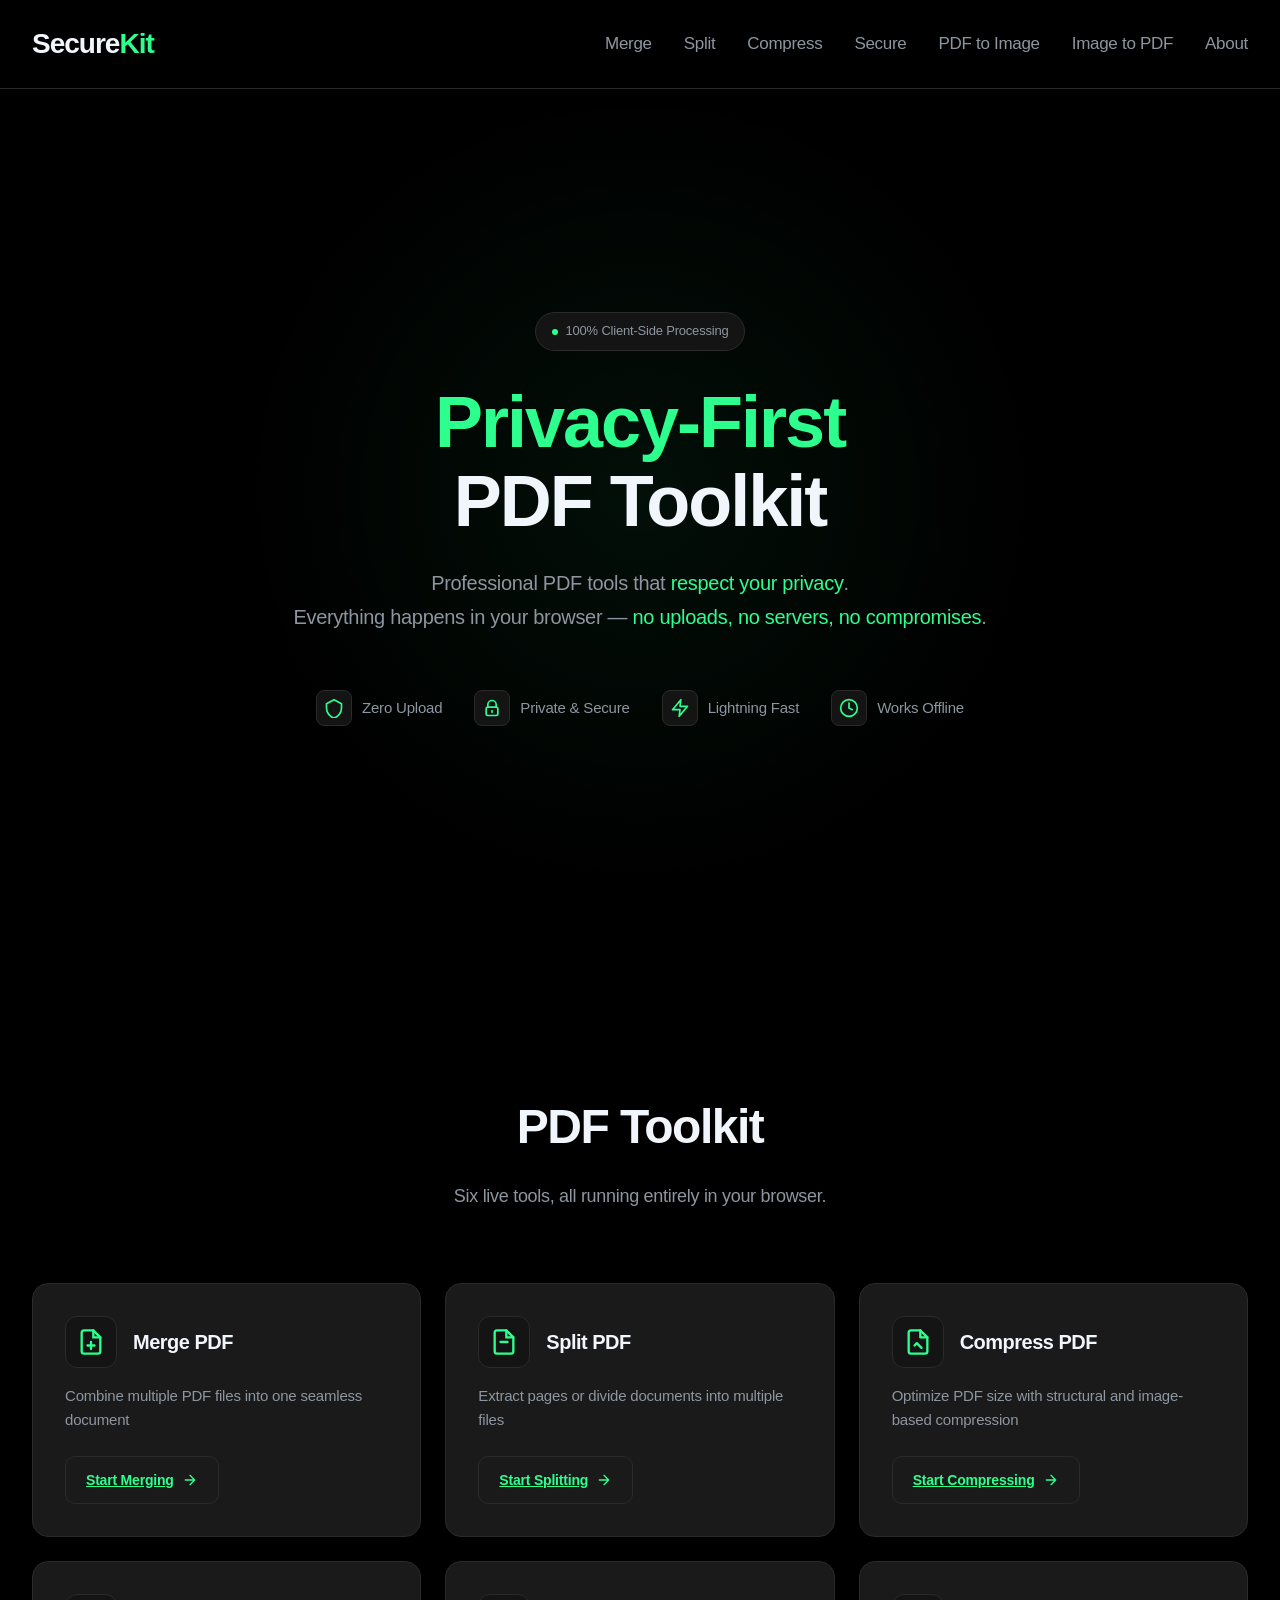
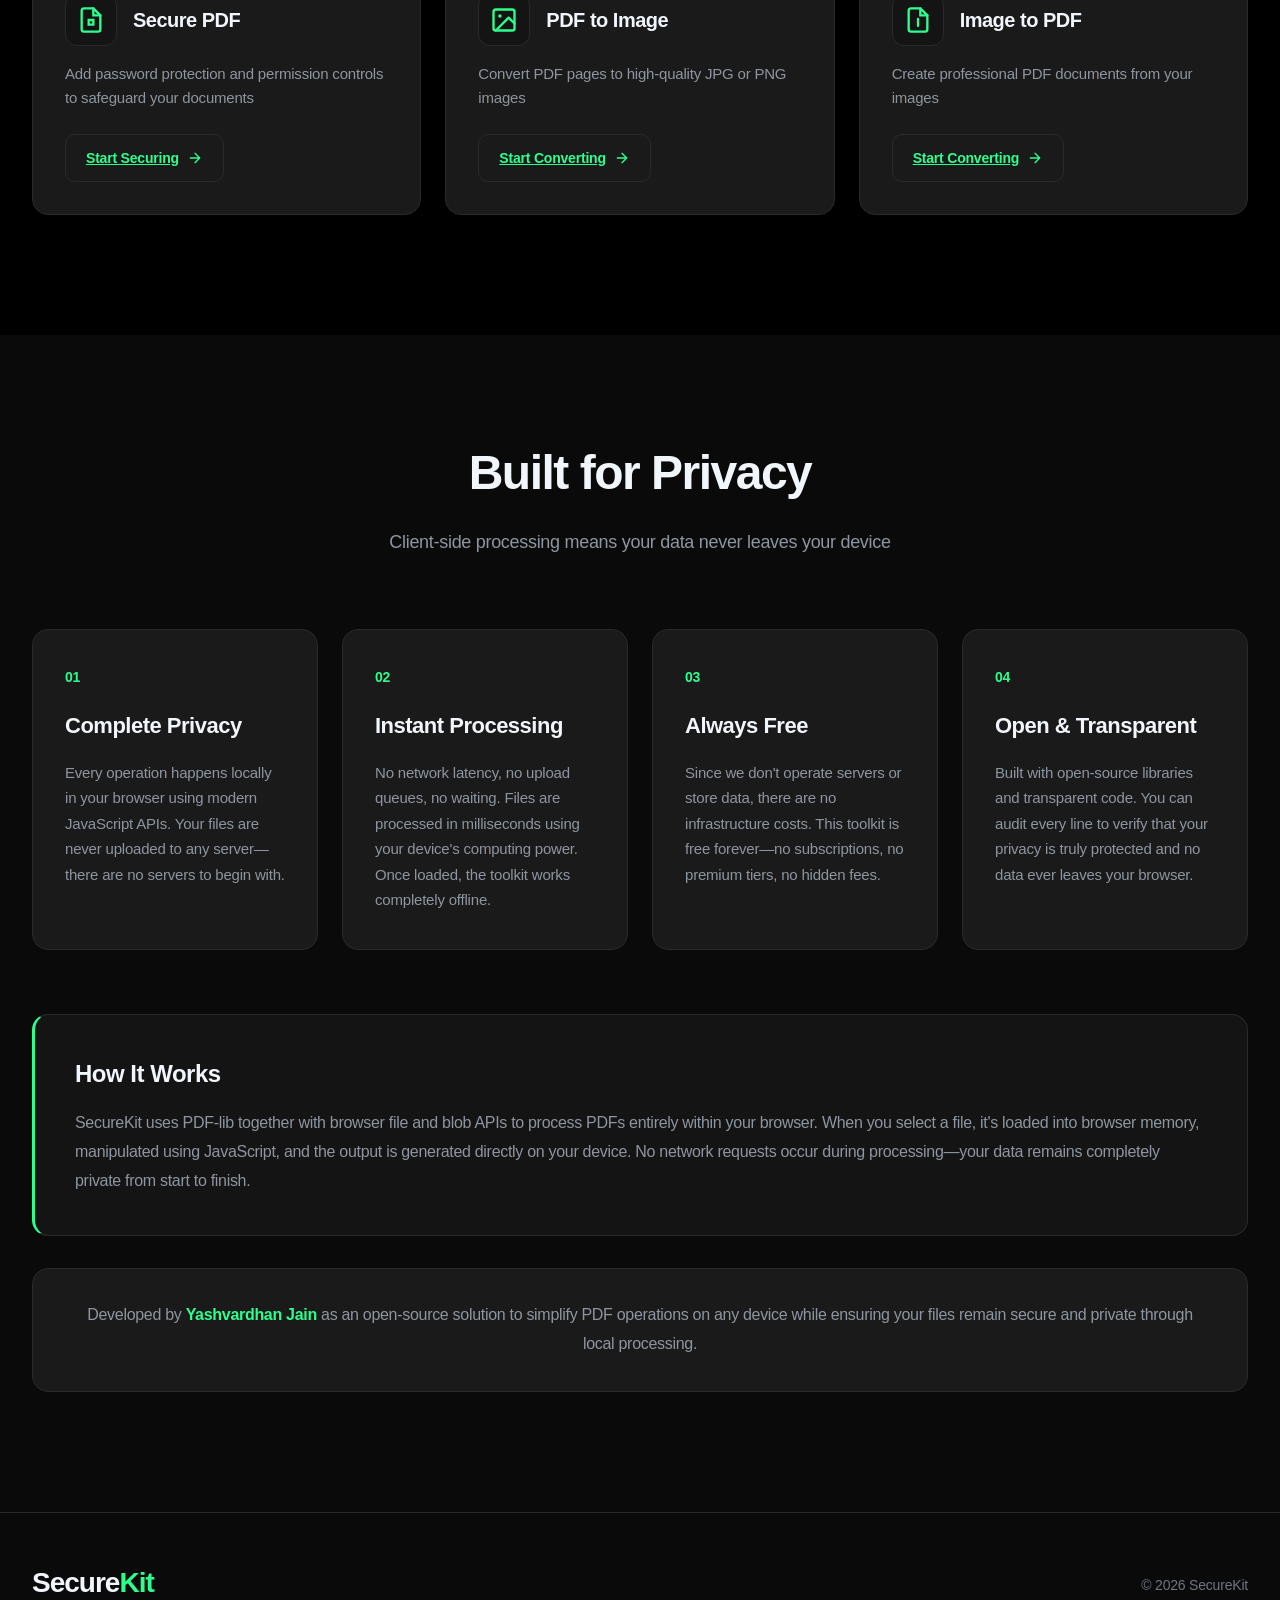
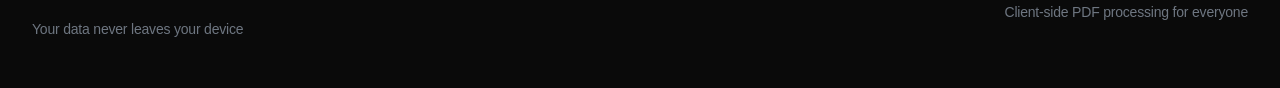
<file: index.html>
<!DOCTYPE html>
<html lang="en">
<head>
    <meta charset="UTF-8">
    <meta name="viewport" content="width=device-width, initial-scale=1.0">
    <meta http-equiv="Content-Security-Policy" content="
    default-src 'self'; 
    script-src 'self';
    style-src 'self' 'unsafe-inline'; 
    img-src 'self' data: blob:; 
    font-src 'self'; 
    connect-src 'self'; 
    object-src 'none'; 
    base-uri 'self'; 
    form-action 'self'; 
">
    <title>SecureKit — Privacy-First PDF Toolkit</title>
    <!-- Must run before any content is parsed. See frame-guard.js. -->
    <script src="frame-guard.js"></script>

    <!-- Install / icons -->
    <link rel="manifest" href="manifest.json">
    <meta name="theme-color" content="#000000">
    <link rel="icon" href="icons/icon.svg" type="image/svg+xml">
    <link rel="icon" href="icons/favicon-32.png" sizes="32x32" type="image/png">
    <link rel="apple-touch-icon" href="icons/apple-touch-icon.png">
    <!-- Safari still needs its own opt-in for standalone mode. -->
    <meta name="apple-mobile-web-app-capable" content="yes">
    <meta name="apple-mobile-web-app-status-bar-style" content="black">
    <meta name="apple-mobile-web-app-title" content="SecureKit">

    <link rel="stylesheet" href="style.css">
</head>
<body>
    <a class="skip-link" href="#mainContent">Skip to main content</a>

    <div class="grain-overlay" aria-hidden="true"></div>

    <header>
        <nav class="container" aria-label="Main">
            <a href="#hero" class="logo-link">
                <span class="logo-text">Secure<span class="accent">Kit</span></span>
            </a>
            <ul class="nav-links">
                <li><a href="merge.html">Merge</a></li>
                <li><a href="split.html">Split</a></li>
                <li><a href="compress.html">Compress</a></li>
                <li><a href="secure.html">Secure</a></li>
                <li><a href="pdf-to-image.html">PDF to Image</a></li>
                <li><a href="image-to-pdf.html">Image to PDF</a></li>
                <li><a href="#about">About</a></li>
            </ul>
        </nav>
    </header>

    <main id="mainContent" tabindex="-1">
        <section id="hero" class="hero">
            <div class="container">
                <div class="hero-content">
                    <div class="hero-badge">
                        <span class="badge-dot"></span>
                        <span>100% Client-Side Processing</span>
                    </div>
                    <h1 class="hero-title">
                        <span class="highlight">Privacy-First</span><br/>PDF Toolkit
                    </h1>
                    <p class="hero-subtitle">
                        Professional PDF tools that <span class="highlight-text">respect your privacy</span>.<br/>
                        Everything happens in your browser — <span class="highlight-text">no uploads, no servers, no compromises</span>.
                    </p>

                    <div class="security-features">
                        <div class="feature-item">
                            <div class="feature-icon">
                                <svg aria-hidden="true" focusable="false" width="20" height="20" viewBox="0 0 24 24" fill="none">
                                    <path d="M12 2L3 7v5c0 5.55 3.84 10.74 9 12 5.16-1.26 9-6.45 9-12V7l-9-5z" stroke="currentColor" stroke-width="2" stroke-linejoin="round"/>
                                </svg>
                            </div>
                            <span>Zero Upload</span>
                        </div>
                        <div class="feature-item">
                            <div class="feature-icon">
                                <svg aria-hidden="true" focusable="false" width="20" height="20" viewBox="0 0 24 24" fill="none">
                                    <rect x="5" y="11" width="14" height="10" rx="2" stroke="currentColor" stroke-width="2"/>
                                    <path d="M12 15v2m-5-6V8a5 5 0 1110 0v3" stroke="currentColor" stroke-width="2" stroke-linecap="round"/>
                                </svg>
                            </div>
                            <span>Private & Secure</span>
                        </div>
                        <div class="feature-item">
                            <div class="feature-icon">
                                <svg aria-hidden="true" focusable="false" width="20" height="20" viewBox="0 0 24 24" fill="none">
                                    <path d="M13 2L3 14h9l-1 8 10-12h-9l1-8z" stroke="currentColor" stroke-width="2" stroke-linejoin="round"/>
                                </svg>
                            </div>
                            <span>Lightning Fast</span>
                        </div>
                        <div class="feature-item">
                            <div class="feature-icon">
                                <svg aria-hidden="true" focusable="false" width="20" height="20" viewBox="0 0 24 24" fill="none">
                                    <circle cx="12" cy="12" r="10" stroke="currentColor" stroke-width="2"/>
                                    <path d="M12 6v6l4 2" stroke="currentColor" stroke-width="2" stroke-linecap="round"/>
                                </svg>
                            </div>
                            <span>Works Offline</span>
                        </div>
                    </div>
                </div>
            </div>
        </section>

        <section id="tools" class="tools-section">
            <div class="container">
                <div class="section-header">
                    <h2 class="section-title">PDF Toolkit</h2>
                    <p class="section-description">Six live tools, all running entirely in your browser.</p>
                </div>

                <div class="tools-grid">
                    <article id="merge" class="tool-card">
                        <div class="tool-header">
                            <div class="tool-icon-wrapper">
                                <svg aria-hidden="true" focusable="false" width="28" height="28" viewBox="0 0 24 24" fill="none" class="tool-svg">
                                    <path d="M14 2H6a2 2 0 00-2 2v16a2 2 0 002 2h12a2 2 0 002-2V8z" stroke="currentColor" stroke-width="2"/>
                                    <path d="M14 2v6h6M12 18v-6m-3 3h6" stroke="currentColor" stroke-width="2" stroke-linecap="round"/>
                                </svg>
                            </div>
                            <h3>Merge PDF</h3>
                        </div>
                        <p class="tool-description">Combine multiple PDF files into one seamless document</p>
                        <a href="merge.html" class="tool-button">
                            <span>Start Merging</span>
                            <svg aria-hidden="true" focusable="false" width="16" height="16" viewBox="0 0 24 24" fill="none">
                                <path d="M5 12h14m-7-7l7 7-7 7" stroke="currentColor" stroke-width="2" stroke-linecap="round" stroke-linejoin="round"/>
                            </svg>
                        </a>
                    </article>

                    <article id="split" class="tool-card">
                        <div class="tool-header">
                            <div class="tool-icon-wrapper">
                                <svg aria-hidden="true" focusable="false" width="28" height="28" viewBox="0 0 24 24" fill="none" class="tool-svg">
                                    <path d="M14 2H6a2 2 0 00-2 2v16a2 2 0 002 2h12a2 2 0 002-2V8z" stroke="currentColor" stroke-width="2"/>
                                    <path d="M14 2v6h6M9 12h6" stroke="currentColor" stroke-width="2" stroke-linecap="round"/>
                                </svg>
                            </div>
                            <h3>Split PDF</h3>
                        </div>
                        <p class="tool-description">Extract pages or divide documents into multiple files</p>
                        <a href="split.html" class="tool-button">
                            <span>Start Splitting</span>
                            <svg aria-hidden="true" focusable="false" width="16" height="16" viewBox="0 0 24 24" fill="none">
                                <path d="M5 12h14m-7-7l7 7-7 7" stroke="currentColor" stroke-width="2" stroke-linecap="round" stroke-linejoin="round"/>
                            </svg>
                        </a>
                    </article>

                    <article id="compress" class="tool-card">
                        <div class="tool-header">
                            <div class="tool-icon-wrapper">
                                <svg aria-hidden="true" focusable="false" width="28" height="28" viewBox="0 0 24 24" fill="none" class="tool-svg">
                                    <path d="M14 2H6a2 2 0 00-2 2v16a2 2 0 002 2h12a2 2 0 002-2V8z" stroke="currentColor" stroke-width="2"/>
                                    <path d="M14 2v6h6M9 15l2-2 4 4" stroke="currentColor" stroke-width="2" stroke-linecap="round" stroke-linejoin="round"/>
                                </svg>
                            </div>
                            <h3>Compress PDF</h3>
                        </div>
                        <p class="tool-description">Optimize PDF size with structural and image-based compression</p>
                        <a href="compress.html" class="tool-button">
                            <span>Start Compressing</span>
                            <svg aria-hidden="true" focusable="false" width="16" height="16" viewBox="0 0 24 24" fill="none">
                                <path d="M5 12h14m-7-7l7 7-7 7" stroke="currentColor" stroke-width="2" stroke-linecap="round" stroke-linejoin="round"/>
                            </svg>
                        </a>
                    </article>

                    <article id="secure" class="tool-card">
                        <div class="tool-header">
                            <div class="tool-icon-wrapper">
                                <svg aria-hidden="true" focusable="false" width="28" height="28" viewBox="0 0 24 24" fill="none" class="tool-svg">
                                    <path d="M14 2H6a2 2 0 00-2 2v16a2 2 0 002 2h12a2 2 0 002-2V8z" stroke="currentColor" stroke-width="2"/>
                                    <path d="M14 2v6h6M10 12h4v4h-4z" stroke="currentColor" stroke-width="2" stroke-linecap="round"/>
                                </svg>
                            </div>
                            <h3>Secure PDF</h3>
                        </div>
                        <p class="tool-description">Add password protection and permission controls to safeguard your documents</p>
                        <a href="secure.html" class="tool-button">
                            <span>Start Securing</span>
                            <svg aria-hidden="true" focusable="false" width="16" height="16" viewBox="0 0 24 24" fill="none">
                                <path d="M5 12h14m-7-7l7 7-7 7" stroke="currentColor" stroke-width="2" stroke-linecap="round" stroke-linejoin="round"/>
                            </svg>
                        </a>
                    </article>

                    <article id="pdf-to-image" class="tool-card">
                        <div class="tool-header">
                            <div class="tool-icon-wrapper">
                                <svg aria-hidden="true" focusable="false" width="28" height="28" viewBox="0 0 24 24" fill="none" class="tool-svg">
                                    <rect x="3" y="3" width="18" height="18" rx="2" stroke="currentColor" stroke-width="2"/>
                                    <circle cx="8.5" cy="8.5" r="1.5" fill="currentColor"/>
                                    <path d="M21 15l-5-5L5 21" stroke="currentColor" stroke-width="2" stroke-linecap="round" stroke-linejoin="round"/>
                                </svg>
                            </div>
                            <h3>PDF to Image</h3>
                        </div>
                        <p class="tool-description">Convert PDF pages to high-quality JPG or PNG images</p>
                        <a href="pdf-to-image.html" class="tool-button">
                            <span>Start Converting</span>
                            <svg aria-hidden="true" focusable="false" width="16" height="16" viewBox="0 0 24 24" fill="none">
                                <path d="M5 12h14m-7-7l7 7-7 7" stroke="currentColor" stroke-width="2" stroke-linecap="round" stroke-linejoin="round"/>
                            </svg>
                        </a>
                    </article>

                    <article id="image-to-pdf" class="tool-card">
                        <div class="tool-header">
                            <div class="tool-icon-wrapper">
                                <svg aria-hidden="true" focusable="false" width="28" height="28" viewBox="0 0 24 24" fill="none" class="tool-svg">
                                    <path d="M14 2H6a2 2 0 00-2 2v16a2 2 0 002 2h12a2 2 0 002-2V8z" stroke="currentColor" stroke-width="2"/>
                                    <path d="M14 2v6h6M12 11v6" stroke="currentColor" stroke-width="2" stroke-linecap="round"/>
                                </svg>
                            </div>
                            <h3>Image to PDF</h3>
                        </div>
                        <p class="tool-description">Create professional PDF documents from your images</p>
                        <a href="image-to-pdf.html" class="tool-button">
                            <span>Start Converting</span>
                            <svg aria-hidden="true" focusable="false" width="16" height="16" viewBox="0 0 24 24" fill="none">
                                <path d="M5 12h14m-7-7l7 7-7 7" stroke="currentColor" stroke-width="2" stroke-linecap="round" stroke-linejoin="round"/>
                            </svg>
                        </a>
                    </article>
                </div>
            </div>
        </section>

        <section id="about" class="about-section">
            <div class="container">
                <div class="section-header">
                    <h2 class="section-title">Built for Privacy</h2>
                    <p class="section-description">Client-side processing means your data never leaves your device</p>
                </div>

                <div class="about-grid">
                    <div class="about-card">
                        <div class="about-number">01</div>
                        <h3>Complete Privacy</h3>
                        <p>
                            Every operation happens locally in your browser using modern JavaScript APIs. 
                            Your files are never uploaded to any server—there are no servers to begin with.
                        </p>
                    </div>

                    <div class="about-card">
                        <div class="about-number">02</div>
                        <h3>Instant Processing</h3>
                        <p>
                            No network latency, no upload queues, no waiting. Files are processed in milliseconds 
                            using your device's computing power. Once loaded, the toolkit works completely offline.
                        </p>
                    </div>

                    <div class="about-card">
                        <div class="about-number">03</div>
                        <h3>Always Free</h3>
                        <p>
                            Since we don't operate servers or store data, there are no infrastructure costs. 
                            This toolkit is free forever—no subscriptions, no premium tiers, no hidden fees.
                        </p>
                    </div>

                    <div class="about-card">
                        <div class="about-number">04</div>
                        <h3>Open & Transparent</h3>
                        <p>
                            Built with open-source libraries and transparent code. You can audit every line 
                            to verify that your privacy is truly protected and no data ever leaves your browser.
                        </p>
                    </div>
                </div>

                <div class="tech-section">
                    <div class="tech-content">
                        <h3>How It Works</h3>
                        <p>
                            SecureKit uses PDF-lib together with browser file and blob APIs
                            to process PDFs entirely within your browser. When you select a file, it's loaded into 
                            browser memory, manipulated using JavaScript, and the output is generated directly on your 
                            device. No network requests occur during processing—your data remains completely private 
                            from start to finish.
                        </p>
                    </div>
                </div>

                <div class="developer-section">
                    <div class="developer-content">
                        <p>
                            Developed by <a href="https://iamyvj.github.io/" target="_blank" rel="noopener noreferrer" class="developer-link">Yashvardhan Jain</a> 
                            as an open-source solution to simplify PDF operations on any device while ensuring your files remain 
                            secure and private through local processing.
                        </p>
                    </div>
                </div>
            </div>
        </section>
    </main>

    <footer>
        <div class="container">
            <div class="footer-content">
                <div class="footer-brand">
                    <a href="#hero" class="footer-logo-link">
                        <span class="logo-text">Secure<span class="accent">Kit</span></span>
                    </a>
                    <p class="footer-tagline">Your data never leaves your device</p>
                </div>
                <div class="footer-info">
                    <p>&copy; 2026 SecureKit</p>
                    <p class="footer-note">Client-side PDF processing for everyone</p>
                </div>
            </div>
        </div>
    </footer>

    <script src="sw-register.js"></script>
</body>
</html>
</file>
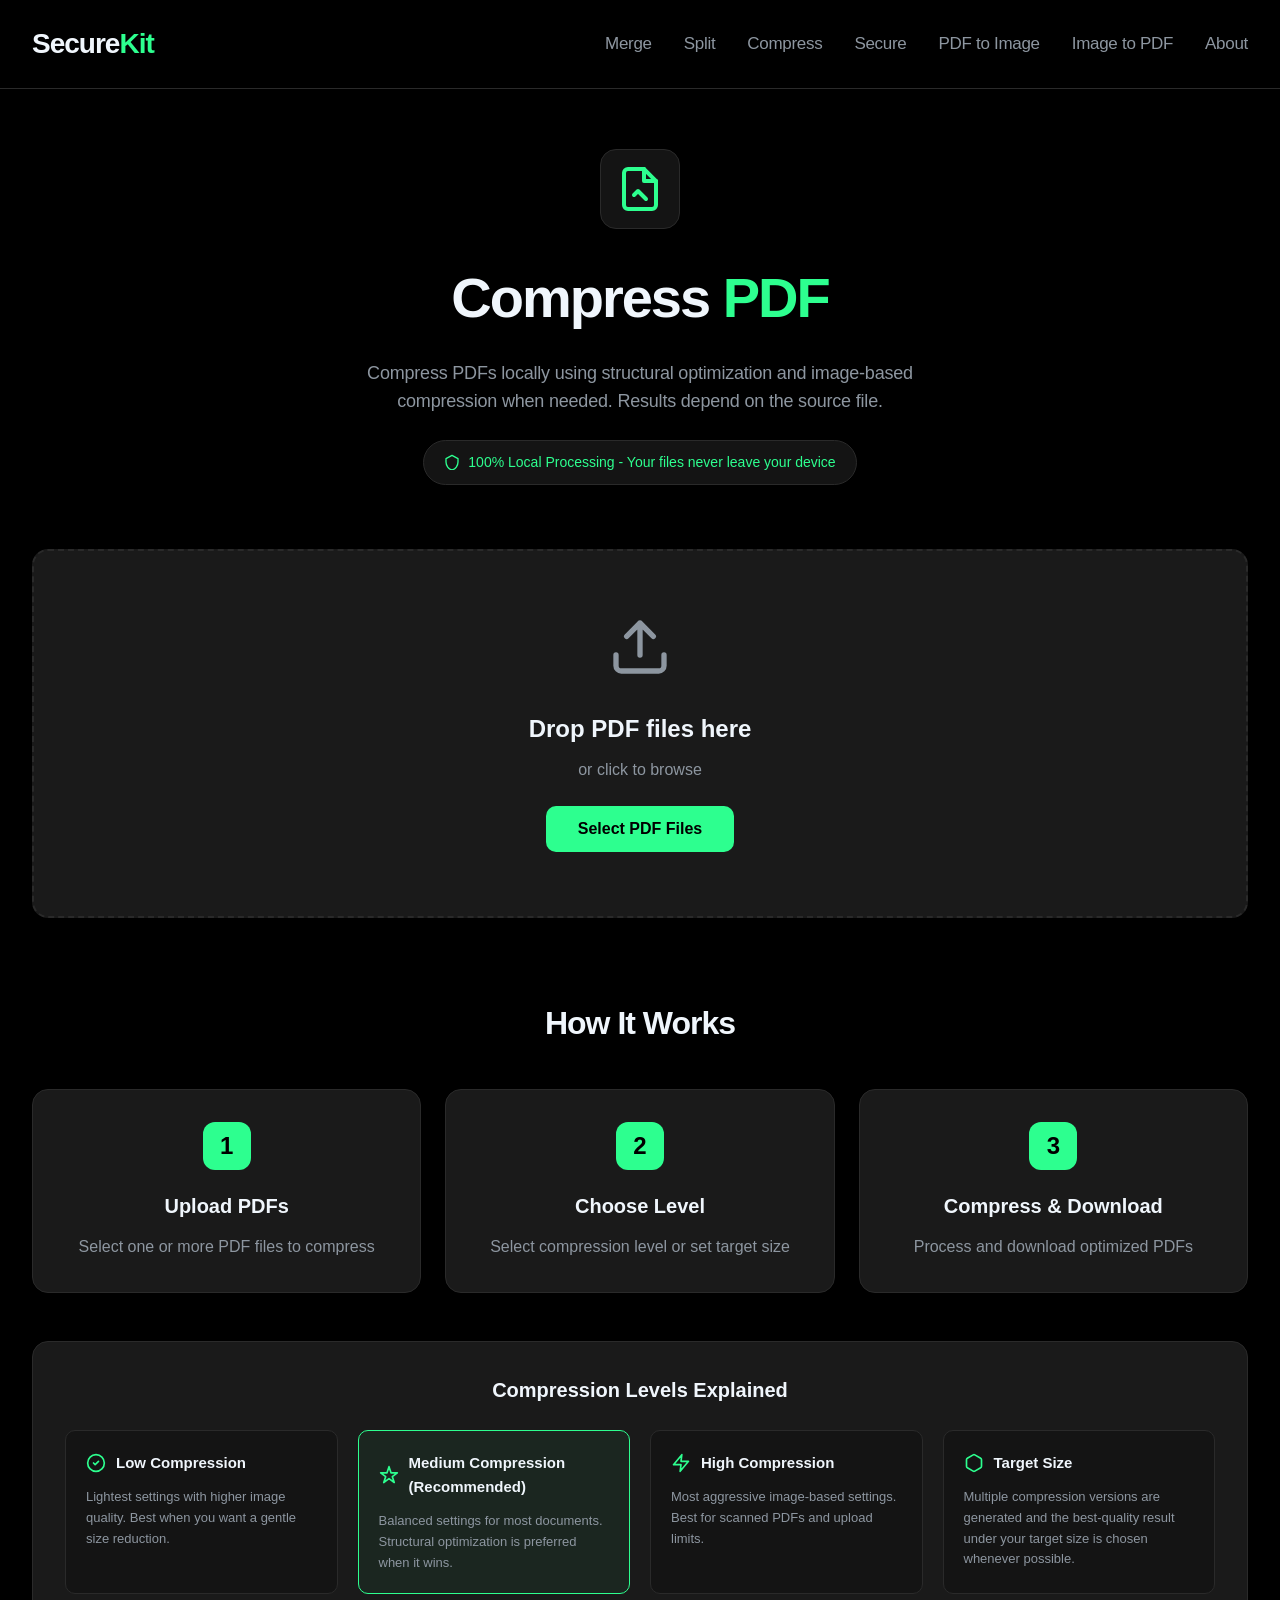
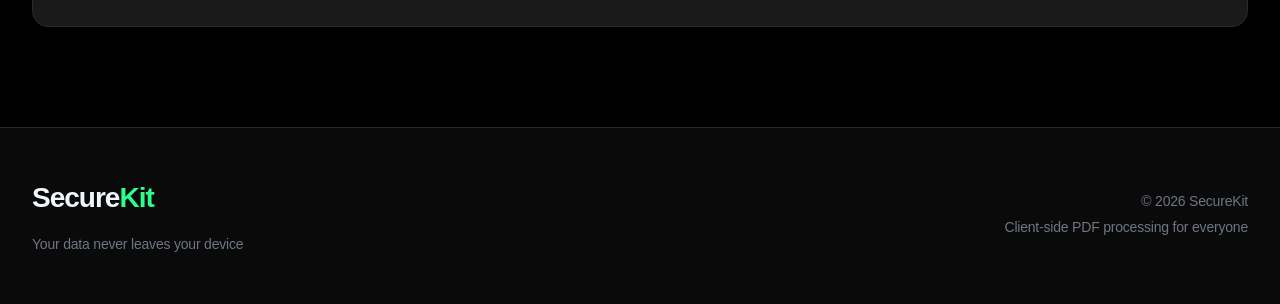
<file: compress.html>
<!DOCTYPE html>
<html lang="en">
<head>
    <meta charset="UTF-8">
    <meta name="viewport" content="width=device-width, initial-scale=1.0">
    <meta http-equiv="Content-Security-Policy" content="
    default-src 'self'; 
    script-src 'self';
    style-src 'self' 'unsafe-inline'; 
    img-src 'self' data: blob:; 
    font-src 'self'; 
    connect-src 'self';
    worker-src 'self' blob:;
    object-src 'none'; 
    base-uri 'self'; 
    form-action 'self';
">
    <title>Compress PDF - SecureKit</title>
    <!-- Must run before any content is parsed. See frame-guard.js. -->
    <script src="frame-guard.js"></script>

    <!-- Install / icons -->
    <link rel="manifest" href="manifest.json">
    <meta name="theme-color" content="#000000">
    <link rel="icon" href="icons/icon.svg" type="image/svg+xml">
    <link rel="icon" href="icons/favicon-32.png" sizes="32x32" type="image/png">
    <link rel="apple-touch-icon" href="icons/apple-touch-icon.png">
    <!-- Safari still needs its own opt-in for standalone mode. -->
    <meta name="apple-mobile-web-app-capable" content="yes">
    <meta name="apple-mobile-web-app-status-bar-style" content="black">
    <meta name="apple-mobile-web-app-title" content="SecureKit">

    <link rel="stylesheet" href="style.css">
    <link rel="stylesheet" href="compress-style.css">
    <link rel="stylesheet" href="validation-styles.css">
</head>
<body>
    <a class="skip-link" href="#mainContent">Skip to main content</a>

    <div class="grain-overlay" aria-hidden="true"></div>

    <header>
        <nav class="container" aria-label="Main">
            <a href="index.html#hero" class="logo-link">
                <span class="logo-text">Secure<span class="accent">Kit</span></span>
            </a>
            <ul class="nav-links">
                <li><a href="merge.html">Merge</a></li>
                <li><a href="split.html">Split</a></li>
                <li><a href="compress.html" aria-current="page">Compress</a></li>
                <li><a href="secure.html">Secure</a></li>
                <li><a href="pdf-to-image.html">PDF to Image</a></li>
                <li><a href="image-to-pdf.html">Image to PDF</a></li>
                <li><a href="index.html#about">About</a></li>
            </ul>
        </nav>
    </header>

    <main class="tool-page" id="mainContent" tabindex="-1">
        <div class="container">
            <div class="tool-header-section">
                <div class="tool-icon-large">
                    <svg aria-hidden="true" focusable="false" width="48" height="48" viewBox="0 0 24 24" fill="none">
                        <path d="M14 2H6a2 2 0 00-2 2v16a2 2 0 002 2h12a2 2 0 002-2V8z" stroke="currentColor" stroke-width="2"/>
                        <path d="M14 2v6h6M9 15l2-2 4 4" stroke="currentColor" stroke-width="2" stroke-linecap="round" stroke-linejoin="round"/>
                    </svg>
                </div>
                <h1 class="tool-title">Compress <span class="accent">PDF</span></h1>
                <p class="tool-description">Compress PDFs locally using structural optimization and image-based compression when needed. Results depend on the source file.</p>
                <div class="security-badge">
                    <svg aria-hidden="true" focusable="false" width="16" height="16" viewBox="0 0 24 24" fill="none">
                        <path d="M12 2L3 7v5c0 5.55 3.84 10.74 9 12 5.16-1.26 9-6.45 9-12V7l-9-5z" stroke="currentColor" stroke-width="2" stroke-linejoin="round"/>
                    </svg>
                    <span>100% Local Processing - Your files never leave your device</span>
                </div>
            </div>

            <div class="upload-section" id="uploadSection">
                <div class="upload-area" id="uploadArea">
                    <svg aria-hidden="true" focusable="false" width="64" height="64" viewBox="0 0 24 24" fill="none" class="upload-icon">
                        <path d="M21 15v4a2 2 0 01-2 2H5a2 2 0 01-2-2v-4M17 8l-5-5-5 5M12 3v12" stroke="currentColor" stroke-width="2" stroke-linecap="round" stroke-linejoin="round"/>
                    </svg>
                    <h2>Drop PDF files here</h2>
                    <p>or click to browse</p>
                    <input type="file" id="fileInput" accept=".pdf" multiple hidden>
                    <button class="browse-button" id="browseButton">
                        <span>Select PDF Files</span>
                    </button>
                </div>
            </div>

            <div class="files-section" id="filesSection" style="display: none;">
                <div class="files-header">
                    <h2>Selected Files (<span id="fileCount">0</span>)</h2>
                    <button class="secondary-button" id="addMoreButton">
                        <svg aria-hidden="true" focusable="false" width="16" height="16" viewBox="0 0 24 24" fill="none">
                            <path d="M12 5v14m-7-7h14" stroke="currentColor" stroke-width="2" stroke-linecap="round"/>
                        </svg>
                        <span>Add More</span>
                    </button>
                </div>

                <div class="files-list" id="filesList" role="list" aria-label="Selected files"></div>

                <div class="compression-options-section">
                    <h2 id="compressionSettingsTitle">Compression Settings</h2>

                    <div class="compression-levels" role="radiogroup" aria-labelledby="compressionSettingsTitle">
                        <label class="compression-option recommended">
                            <input type="radio" name="compressionLevel" value="medium" checked>
                            <div class="option-content">
                                <div class="option-header">
                                    <span class="option-circle"></span>
                                    <div class="option-title-group">
                                        <span class="option-title">Medium Compression</span>
                                        <span class="recommended-badge">Recommended</span>
                                    </div>
                                </div>
                                <p class="option-description">Re-encodes embedded JPEG images at moderate quality (downscales to 2400px max). Preserves text, forms, links, and vectors. Falls back to image-flatten only if needed.</p>
                            </div>
                        </label>

                        <label class="compression-option">
                            <input type="radio" name="compressionLevel" value="low">
                            <div class="option-content">
                                <div class="option-header">
                                    <span class="option-circle"></span>
                                    <span class="option-title">Low Compression</span>
                                </div>
                                <p class="option-description">Re-encodes embedded JPEG images at high quality with no downscaling. Lossless for non-image content. Smallest savings, highest fidelity.</p>
                            </div>
                        </label>

                        <label class="compression-option">
                            <input type="radio" name="compressionLevel" value="high">
                            <div class="option-content">
                                <div class="option-header">
                                    <span class="option-circle"></span>
                                    <span class="option-title">High Compression</span>
                                </div>
                                <p class="option-description">Aggressively recompresses JPEGs (downscales to 1600px max) and falls back to page-flattening when that produces a smaller file. Maximum savings, may lose searchable text on flattened files.</p>
                            </div>
                        </label>

                        <label class="compression-option">
                            <input type="radio" name="compressionLevel" value="custom">
                            <div class="option-content">
                                <div class="option-header">
                                    <span class="option-circle"></span>
                                    <span class="option-title">Target File Size</span>
                                </div>
                                <p class="option-description">Multiple compression passes are made to keep the best quality possible while staying under your target size.</p>
                                <div class="option-input-wrapper" style="display: none;">
                                    <div class="size-input-group">
                                        <input type="number" class="size-input" id="targetSize" placeholder="1" min="0.1" step="0.1" aria-label="Target file size">
                                        <select class="size-unit" id="sizeUnit" aria-label="Target size unit">
                                            <option value="MB" selected>MB</option>
                                            <option value="KB">KB</option>
                                        </select>
                                    </div>
                                    <p class="input-hint">Target size per file. We will try multiple compression versions and keep the best-quality result under that size.</p>
                                </div>
                            </div>
                        </label>
                    </div>
                </div>

                <div class="compression-notice">
                    <h3>How it works</h3>
                    <p>SecureKit first tries <strong>smart image recompression</strong> — re-encoding embedded JPEGs while keeping all text, vectors, forms, and links intact. Only when a smaller target requires it does it fall back to <strong>page-flattening</strong>, which renders pages to images and may drop searchable text and interactive elements.</p>
                </div>

                <div class="options-accordion">
                    <button type="button" class="accordion-header" id="accordionToggle" aria-expanded="false" aria-controls="accordionContent">
                        <span class="accordion-title">
                            <svg aria-hidden="true" focusable="false" width="20" height="20" viewBox="0 0 24 24" fill="none">
                                <path d="M12 6v6m0 0v6m0-6h6m-6 0H6" stroke="currentColor" stroke-width="2" stroke-linecap="round"/>
                            </svg>
                            Additional Options
                        </span>
                        <svg aria-hidden="true" focusable="false" class="accordion-icon" width="20" height="20" viewBox="0 0 24 24" fill="none">
                            <path d="M19 9l-7 7-7-7" stroke="currentColor" stroke-width="2" stroke-linecap="round" stroke-linejoin="round"/>
                        </svg>
                    </button>

                    <div class="accordion-content" id="accordionContent">
                        <div class="option-group">
                            <label for="downloadMode" class="input-label">Download as</label>
                            <select id="downloadMode" class="text-input">
                                <option value="zip" selected>Single ZIP archive (recommended)</option>
                                <option value="individual">Individual files</option>
                            </select>
                            <p class="input-hint">ZIP delivers every compressed file in one download. Individual files trigger one download per file &mdash; your browser may ask permission or block the extras.</p>
                        </div>

                        <div class="option-group">
                            <label for="filenameSuffix" class="input-label">Output filename suffix</label>
                            <input type="text" id="filenameSuffix" class="text-input" value="compressed" placeholder="compressed">
                            <p class="input-hint">Example: <code>Report_compressed.pdf</code></p>
                        </div>
                    </div>
                </div>

                <div class="action-buttons">
                    <button class="secondary-button" id="clearButton">
                        <svg aria-hidden="true" focusable="false" width="16" height="16" viewBox="0 0 24 24" fill="none">
                            <path d="M3 6h18M19 6v14a2 2 0 01-2 2H7a2 2 0 01-2-2V6m3 0V4a2 2 0 012-2h4a2 2 0 012 2v2" stroke="currentColor" stroke-width="2" stroke-linecap="round" stroke-linejoin="round"/>
                        </svg>
                        <span>Clear All</span>
                    </button>
                    <button class="primary-button" id="compressButton">
                        <svg aria-hidden="true" focusable="false" width="16" height="16" viewBox="0 0 24 24" fill="none">
                            <path d="M14 2H6a2 2 0 00-2 2v16a2 2 0 002 2h12a2 2 0 002-2V8z" stroke="currentColor" stroke-width="2"/>
                            <path d="M14 2v6h6M9 15l2-2 4 4" stroke="currentColor" stroke-width="2" stroke-linecap="round" stroke-linejoin="round"/>
                        </svg>
                        <span>Compress PDFs</span>
                    </button>
                </div>
            </div>

            <div class="processing-section" id="processingSection" style="display: none;">
                <div class="processing-card">
                    <div class="spinner"></div>
                    <h2 id="processingTitle">Compressing PDFs...</h2>
                    <p id="processingMessage">Please wait while we evaluate the best compression path for your files</p>
                    <div class="progress-info" id="progressInfo" role="status" style="display: none;">
                        <div class="progress-text">Processing file <span id="currentFile">1</span> of <span id="totalFiles">1</span></div>
                        <div class="compression-stats" id="compressionStats"></div>
                    </div>

                    <div class="processing-actions">
                        <button class="secondary-button" id="stopButton">
                            <svg aria-hidden="true" focusable="false" width="16" height="16" viewBox="0 0 24 24" fill="none">
                                <path d="M18 6L6 18M6 6l12 12" stroke="currentColor" stroke-width="2" stroke-linecap="round"/>
                            </svg>
                            <span>Cancel</span>
                        </button>
                    </div>
                </div>
            </div>

            <div class="completion-section" id="completionSection" style="display: none;">
                <div class="completion-card">
                    <div class="completion-icon">
                        <svg aria-hidden="true" focusable="false" width="28" height="28" viewBox="0 0 24 24" fill="none">
                            <path d="M20 6L9 17l-5-5" stroke="currentColor" stroke-width="2.4" stroke-linecap="round" stroke-linejoin="round"/>
                        </svg>
                    </div>
                    <h2 id="completionTitle">Compressed Files Ready</h2>
                    <p id="completionSummary">Your optimized files are ready to save.</p>
                    <div class="completion-stats-grid" id="completionStats"></div>
                    <div class="completion-details" id="completionDetails"></div>
                    <div class="completion-actions">
                        <button class="primary-button" id="saveButton">
                            <svg aria-hidden="true" focusable="false" width="16" height="16" viewBox="0 0 24 24" fill="none">
                                <path d="M19 21H5a2 2 0 0 1-2-2V5a2 2 0 0 1 2-2h11l5 5v11a2 2 0 0 1-2 2z" stroke="currentColor" stroke-width="2"/>
                                <path d="M17 21v-8H7v8M7 3v5h8" stroke="currentColor" stroke-width="2" stroke-linecap="round" stroke-linejoin="round"/>
                            </svg>
                            <span>Save Files</span>
                        </button>
                        <button class="secondary-button" id="anotherButton">
                            <svg aria-hidden="true" focusable="false" width="16" height="16" viewBox="0 0 24 24" fill="none">
                                <path d="M12 5v14m-7-7h14" stroke="currentColor" stroke-width="2" stroke-linecap="round"/>
                            </svg>
                            <span>Compress Another</span>
                        </button>
                    </div>
                </div>
            </div>

            <div class="info-section">
                <h2>How It Works</h2>
                <div class="info-grid">
                    <div class="info-card">
                        <div class="info-number">1</div>
                        <h3>Upload PDFs</h3>
                        <p>Select one or more PDF files to compress</p>
                    </div>
                    <div class="info-card">
                        <div class="info-number">2</div>
                        <h3>Choose Level</h3>
                        <p>Select compression level or set target size</p>
                    </div>
                    <div class="info-card">
                        <div class="info-number">3</div>
                        <h3>Compress & Download</h3>
                        <p>Process and download optimized PDFs</p>
                    </div>
                </div>

                <div class="compression-guide">
                    <h3>Compression Levels Explained</h3>
                    <div class="guide-grid">
                        <div class="guide-item">
                            <div class="guide-header">
                                <svg aria-hidden="true" focusable="false" width="20" height="20" viewBox="0 0 24 24" fill="none">
                                    <path d="M9 12l2 2 4-4" stroke="currentColor" stroke-width="2" stroke-linecap="round" stroke-linejoin="round"/>
                                    <circle cx="12" cy="12" r="10" stroke="currentColor" stroke-width="2"/>
                                </svg>
                                <span>Low Compression</span>
                            </div>
                            <p>Lightest settings with higher image quality. Best when you want a gentle size reduction.</p>
                        </div>
                        <div class="guide-item recommended-guide">
                            <div class="guide-header">
                                <svg aria-hidden="true" focusable="false" width="20" height="20" viewBox="0 0 24 24" fill="none">
                                    <path d="M12 2l2.4 7.4h7.6l-6 4.6 2.3 7-6.3-4.6-6.3 4.6 2.3-7-6-4.6h7.6z" stroke="currentColor" stroke-width="2" stroke-linejoin="round"/>
                                </svg>
                                <span>Medium Compression (Recommended)</span>
                            </div>
                            <p>Balanced settings for most documents. Structural optimization is preferred when it wins.</p>
                        </div>
                        <div class="guide-item">
                            <div class="guide-header">
                                <svg aria-hidden="true" focusable="false" width="20" height="20" viewBox="0 0 24 24" fill="none">
                                    <path d="M13 2L3 14h9l-1 8 10-12h-9l1-8z" stroke="currentColor" stroke-width="2" stroke-linejoin="round"/>
                                </svg>
                                <span>High Compression</span>
                            </div>
                            <p>Most aggressive image-based settings. Best for scanned PDFs and upload limits.</p>
                        </div>
                        <div class="guide-item">
                            <div class="guide-header">
                                <svg aria-hidden="true" focusable="false" width="20" height="20" viewBox="0 0 24 24" fill="none">
                                    <path d="M21 16V8a2 2 0 00-1-1.73l-7-4a2 2 0 00-2 0l-7 4A2 2 0 003 8v8a2 2 0 001 1.73l7 4a2 2 0 002 0l7-4A2 2 0 0021 16z" stroke="currentColor" stroke-width="2"/>
                                </svg>
                                <span>Target Size</span>
                            </div>
                            <p>Multiple compression versions are generated and the best-quality result under your target size is chosen whenever possible.</p>
                        </div>
                    </div>
                </div>
            </div>
        </div>
    </main>

    <footer>
        <div class="container">
            <div class="footer-content">
                <div class="footer-brand">
                    <a href="index.html#hero" class="footer-logo-link">
                        <span class="logo-text">Secure<span class="accent">Kit</span></span>
                    </a>
                    <p class="footer-tagline">Your data never leaves your device</p>
                </div>
                <div class="footer-info">
                    <p>&copy; 2026 SecureKit</p>
                    <p class="footer-note">Client-side PDF processing for everyone</p>
                </div>
            </div>
        </div>
    </footer>

    <script src="lib/pdf-lib.min.js"></script>
    <script src="lib/pdf.min.js"></script>
    <script src="lib/jszip.min.js"></script>
    <script src="shared-utils.js"></script>
    <script src="file-size-validation.js"></script>
    <script src="compress.js"></script>
    <script src="sw-register.js"></script>
</body>
</html>
</file>
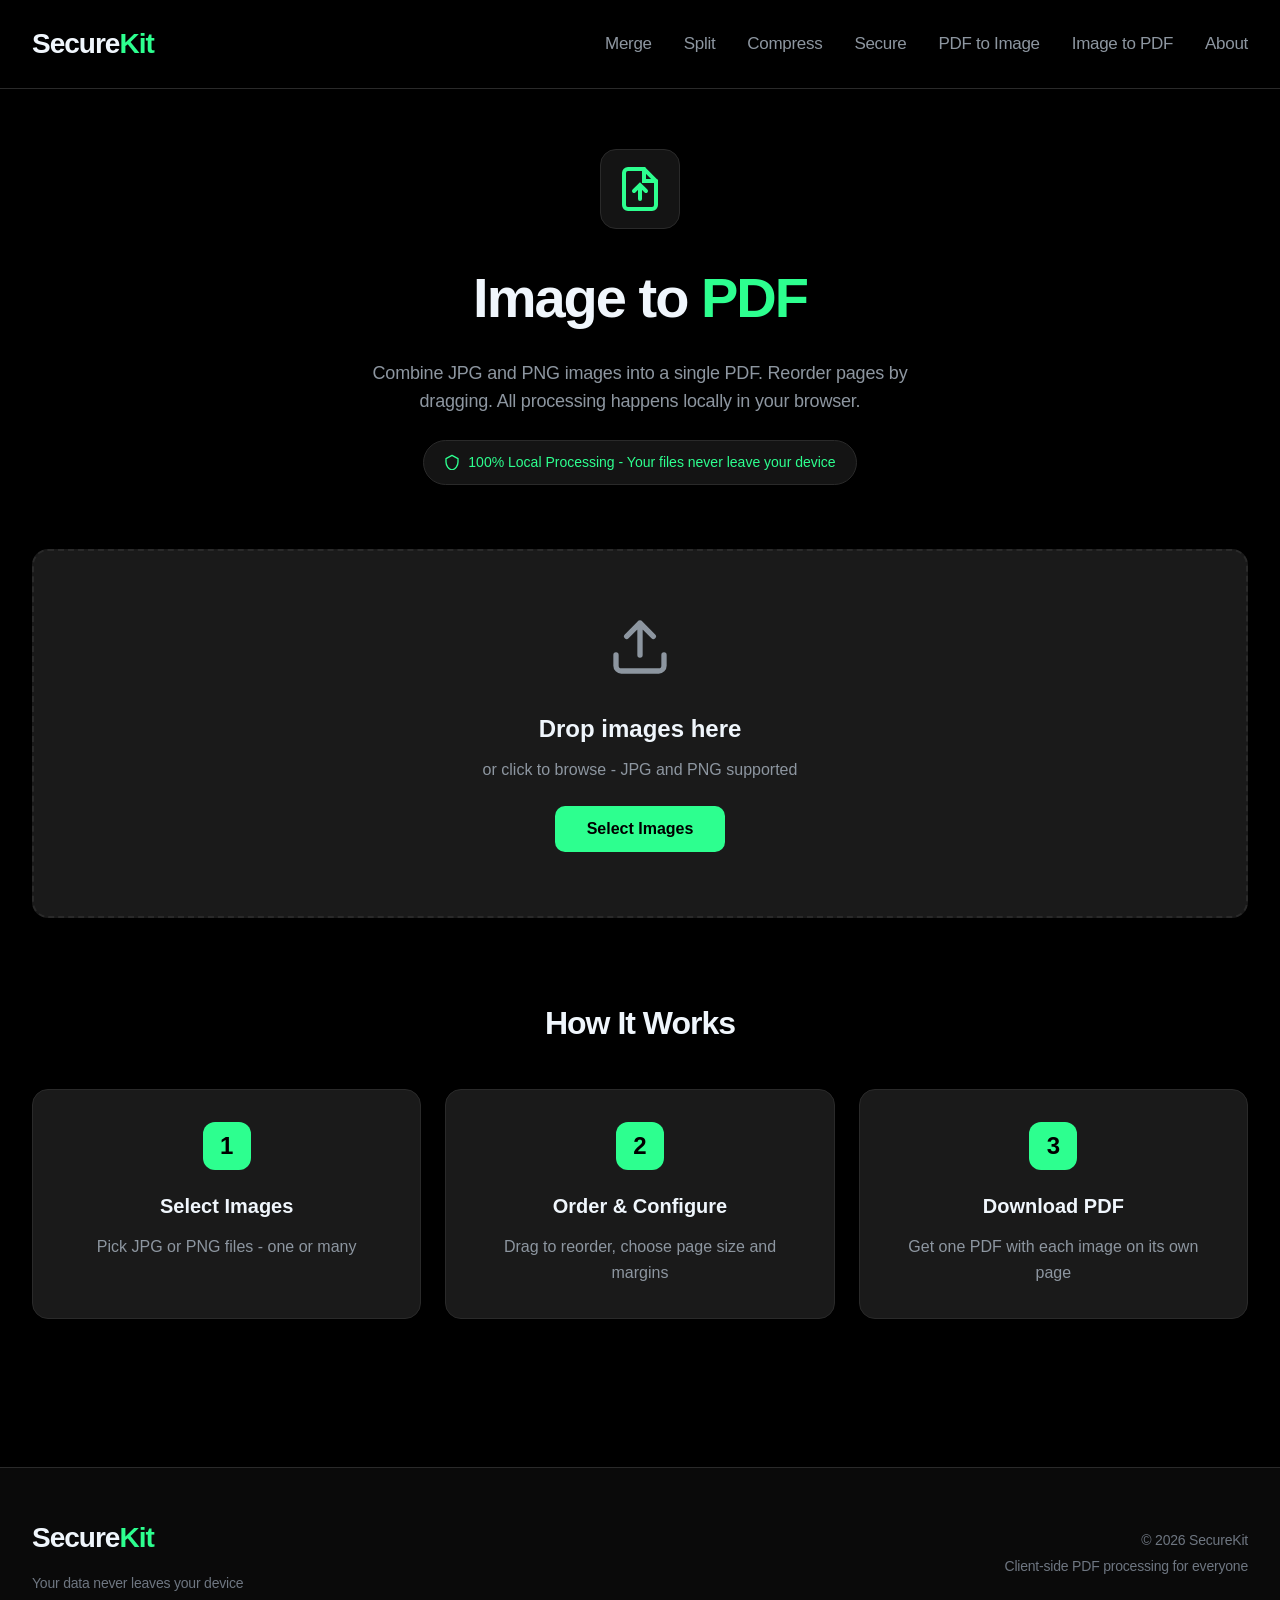
<file: image-to-pdf.html>
<!DOCTYPE html>
<html lang="en">
<head>
    <meta charset="UTF-8">
    <meta name="viewport" content="width=device-width, initial-scale=1.0">
    <meta http-equiv="Content-Security-Policy" content="
    default-src 'self';
    script-src 'self';
    style-src 'self' 'unsafe-inline';
    img-src 'self' data: blob:;
    font-src 'self';
    connect-src 'self';
    object-src 'none';
    base-uri 'self';
    form-action 'self';
">
    <title>Image to PDF - SecureKit</title>
    <!-- Must run before any content is parsed. See frame-guard.js. -->
    <script src="frame-guard.js"></script>

    <!-- Install / icons -->
    <link rel="manifest" href="manifest.json">
    <meta name="theme-color" content="#000000">
    <link rel="icon" href="icons/icon.svg" type="image/svg+xml">
    <link rel="icon" href="icons/favicon-32.png" sizes="32x32" type="image/png">
    <link rel="apple-touch-icon" href="icons/apple-touch-icon.png">
    <!-- Safari still needs its own opt-in for standalone mode. -->
    <meta name="apple-mobile-web-app-capable" content="yes">
    <meta name="apple-mobile-web-app-status-bar-style" content="black">
    <meta name="apple-mobile-web-app-title" content="SecureKit">


    <link rel="stylesheet" href="style.css">
    <link rel="stylesheet" href="merge-style.css">
    <link rel="stylesheet" href="validation-styles.css">
</head>
<body>
    <a class="skip-link" href="#mainContent">Skip to main content</a>

    <div class="grain-overlay" aria-hidden="true"></div>

    <header>
        <nav class="container" aria-label="Main">
            <a href="index.html#hero" class="logo-link">
                <span class="logo-text">Secure<span class="accent">Kit</span></span>
            </a>
            <ul class="nav-links">
                <li><a href="merge.html">Merge</a></li>
                <li><a href="split.html">Split</a></li>
                <li><a href="compress.html">Compress</a></li>
                <li><a href="secure.html">Secure</a></li>
                <li><a href="pdf-to-image.html">PDF to Image</a></li>
                <li><a href="image-to-pdf.html" aria-current="page">Image to PDF</a></li>
                <li><a href="index.html#about">About</a></li>
            </ul>
        </nav>
    </header>

    <main class="tool-page" id="mainContent" tabindex="-1">
        <div class="container">
            <div class="tool-header-section">
                <div class="tool-icon-large">
                    <svg aria-hidden="true" focusable="false" width="48" height="48" viewBox="0 0 24 24" fill="none">
                        <path d="M14 2H6a2 2 0 00-2 2v16a2 2 0 002 2h12a2 2 0 002-2V8z" stroke="currentColor" stroke-width="2"/>
                        <path d="M14 2v6h6M9 13l3-3 3 3M12 10v7" stroke="currentColor" stroke-width="2" stroke-linecap="round"/>
                    </svg>
                </div>
                <h1 class="tool-title">Image to <span class="accent">PDF</span></h1>
                <p class="tool-description">Combine JPG and PNG images into a single PDF. Reorder pages by dragging. All processing happens locally in your browser.</p>

                <div class="security-badge">
                    <svg aria-hidden="true" focusable="false" width="16" height="16" viewBox="0 0 24 24" fill="none">
                        <path d="M12 2L3 7v5c0 5.55 3.84 10.74 9 12 5.16-1.26 9-6.45 9-12V7l-9-5z" stroke="currentColor" stroke-width="2" stroke-linejoin="round"/>
                    </svg>
                    <span>100% Local Processing - Your files never leave your device</span>
                </div>
            </div>

            <div class="upload-section" id="uploadSection">
                <div class="upload-area" id="uploadArea">
                    <svg aria-hidden="true" focusable="false" width="64" height="64" viewBox="0 0 24 24" fill="none" class="upload-icon">
                        <path d="M21 15v4a2 2 0 01-2 2H5a2 2 0 01-2-2v-4M17 8l-5-5-5 5M12 3v12" stroke="currentColor" stroke-width="2" stroke-linecap="round" stroke-linejoin="round"/>
                    </svg>
                    <h2>Drop images here</h2>
                    <p>or click to browse - JPG and PNG supported</p>
                    <input type="file" id="fileInput" accept="image/jpeg,image/png" multiple hidden>
                    <button class="browse-button" id="browseButton">
                        <span>Select Images</span>
                    </button>
                </div>
            </div>

            <div class="files-section" id="filesSection" style="display: none;">
                <div class="files-header">
                    <h2>Selected Images (<span id="fileCount">0</span>)</h2>
                    <div class="files-header-actions">
                        <button class="secondary-button" id="addMoreButton">
                            <svg aria-hidden="true" focusable="false" width="16" height="16" viewBox="0 0 24 24" fill="none">
                                <path d="M12 5v14m-7-7h14" stroke="currentColor" stroke-width="2" stroke-linecap="round"/>
                            </svg>
                            <span>Add More</span>
                        </button>
                        <button class="secondary-button" id="clearButton">
                            <svg aria-hidden="true" focusable="false" width="16" height="16" viewBox="0 0 24 24" fill="none">
                                <path d="M3 6h18M19 6v14a2 2 0 01-2 2H7a2 2 0 01-2-2V6m3 0V4a2 2 0 012-2h4a2 2 0 012 2v2" stroke="currentColor" stroke-width="2" stroke-linecap="round" stroke-linejoin="round"/>
                            </svg>
                            <span>Clear All</span>
                        </button>
                    </div>
                </div>

                <div class="files-info">
                    <p class="drag-hint">Drag and drop to reorder. Each image becomes one PDF page in the order shown.</p>
                </div>

                <div class="files-list" id="filesList" role="list" aria-label="Selected files"></div>

                <div class="options-accordion">
                    <button type="button" class="accordion-header" id="accordionToggle" aria-expanded="false" aria-controls="accordionContent">
                        <span class="accordion-title">
                            <svg aria-hidden="true" focusable="false" width="20" height="20" viewBox="0 0 24 24" fill="none">
                                <path d="M12 6v6m0 0v6m0-6h6m-6 0H6" stroke="currentColor" stroke-width="2" stroke-linecap="round"/>
                            </svg>
                            PDF Options
                        </span>
                        <svg aria-hidden="true" focusable="false" class="accordion-icon" width="20" height="20" viewBox="0 0 24 24" fill="none">
                            <path d="M19 9l-7 7-7-7" stroke="currentColor" stroke-width="2" stroke-linecap="round" stroke-linejoin="round"/>
                        </svg>
                    </button>

                    <div class="accordion-content" id="accordionContent">
                        <div class="option-group">
                            <label for="pageSize" class="input-label">Page size</label>
                            <select id="pageSize" class="text-input">
                                <option value="auto" selected>Auto (match each image)</option>
                                <option value="a4">A4 (210 x 297 mm)</option>
                                <option value="letter">Letter (8.5 x 11 in)</option>
                                <option value="legal">Legal (8.5 x 14 in)</option>
                                <option value="a3">A3 (297 x 420 mm)</option>
                                <option value="a5">A5 (148 x 210 mm)</option>
                            </select>
                        </div>

                        <div class="option-group">
                            <label for="orientation" class="input-label">Orientation</label>
                            <select id="orientation" class="text-input">
                                <option value="auto" selected>Auto (match each image)</option>
                                <option value="portrait">Portrait</option>
                                <option value="landscape">Landscape</option>
                            </select>
                        </div>

                        <div class="option-group">
                            <label for="margin" class="input-label">Margin</label>
                            <select id="margin" class="text-input">
                                <option value="0" selected>None</option>
                                <option value="12">Small (4 mm)</option>
                                <option value="28">Medium (10 mm)</option>
                                <option value="56">Large (20 mm)</option>
                            </select>
                        </div>

                        <div class="option-group">
                            <label for="fitMode" class="input-label">Fit mode</label>
                            <select id="fitMode" class="text-input">
                                <option value="contain" selected>Fit (preserve aspect, no crop)</option>
                                <option value="cover">Fill (preserve aspect, crop edges)</option>
                                <option value="stretch">Stretch (distort to fill)</option>
                            </select>
                            <p class="input-hint">Only applies when page size is fixed and aspect ratios differ.</p>
                        </div>

                        <div class="option-group">
                            <label for="outputFilename" class="input-label">Output filename</label>
                            <input type="text" id="outputFilename" class="text-input" placeholder="ImagesToPDF_20260203">
                        </div>
                    </div>
                </div>

                <div class="action-buttons">
                    <button class="primary-button" id="convertButton">
                        <svg aria-hidden="true" focusable="false" width="16" height="16" viewBox="0 0 24 24" fill="none">
                            <path d="M14 2H6a2 2 0 00-2 2v16a2 2 0 002 2h12a2 2 0 002-2V8z" stroke="currentColor" stroke-width="2"/>
                            <path d="M14 2v6h6" stroke="currentColor" stroke-width="2" stroke-linecap="round"/>
                        </svg>
                        <span>Convert to PDF</span>
                    </button>
                </div>
            </div>

            <div class="processing-section" id="processingSection" style="display: none;">
                <div class="processing-card">
                    <div class="spinner"></div>
                    <h2 id="processingTitle">Converting images to PDF...</h2>
                    <p id="processingMessage">Please wait while we build your document</p>
                    <div class="progress-info" id="progressInfo" role="status" style="display: none;">
                        <div class="progress-text">Processing image <span id="currentFile">1</span> of <span id="totalFiles">1</span></div>
                        <div class="processing-stats" id="processingStats"></div>
                    </div>

                    <div class="processing-actions">
                        <button class="secondary-button" id="stopButton">
                            <svg aria-hidden="true" focusable="false" width="16" height="16" viewBox="0 0 24 24" fill="none">
                                <path d="M18 6L6 18M6 6l12 12" stroke="currentColor" stroke-width="2" stroke-linecap="round"/>
                            </svg>
                            <span>Cancel</span>
                        </button>
                    </div>
                </div>
            </div>

            <div class="completion-section" id="completionSection" style="display: none;">
                <div class="completion-card">
                    <div class="completion-icon">
                        <svg aria-hidden="true" focusable="false" width="28" height="28" viewBox="0 0 24 24" fill="none">
                            <path d="M20 6L9 17l-5-5" stroke="currentColor" stroke-width="2.4" stroke-linecap="round" stroke-linejoin="round"/>
                        </svg>
                    </div>
                    <h2 id="completionTitle">PDF Ready</h2>
                    <p id="completionSummary">Your PDF is ready to save.</p>
                    <div class="completion-stats-grid" id="completionStats"></div>
                    <div class="completion-details" id="completionDetails"></div>
                    <div class="completion-actions">
                        <button class="primary-button" id="saveButton">
                            <svg aria-hidden="true" focusable="false" width="16" height="16" viewBox="0 0 24 24" fill="none">
                                <path d="M19 21H5a2 2 0 01-2-2V5a2 2 0 012-2h11l5 5v11a2 2 0 01-2 2z" stroke="currentColor" stroke-width="2"/>
                                <path d="M17 21v-8H7v8M7 3v5h8" stroke="currentColor" stroke-width="2" stroke-linecap="round" stroke-linejoin="round"/>
                            </svg>
                            <span>Save PDF</span>
                        </button>
                        <button class="secondary-button" id="anotherButton">
                            <svg aria-hidden="true" focusable="false" width="16" height="16" viewBox="0 0 24 24" fill="none">
                                <path d="M12 5v14m-7-7h14" stroke="currentColor" stroke-width="2" stroke-linecap="round"/>
                            </svg>
                            <span>Convert More</span>
                        </button>
                    </div>
                </div>
            </div>

            <div class="info-section">
                <h2>How It Works</h2>
                <div class="info-grid">
                    <div class="info-card">
                        <div class="info-number">1</div>
                        <h3>Select Images</h3>
                        <p>Pick JPG or PNG files - one or many</p>
                    </div>
                    <div class="info-card">
                        <div class="info-number">2</div>
                        <h3>Order &amp; Configure</h3>
                        <p>Drag to reorder, choose page size and margins</p>
                    </div>
                    <div class="info-card">
                        <div class="info-number">3</div>
                        <h3>Download PDF</h3>
                        <p>Get one PDF with each image on its own page</p>
                    </div>
                </div>
            </div>
        </div>
    </main>

    <footer>
        <div class="container">
            <div class="footer-content">
                <div class="footer-brand">
                    <a href="index.html#hero" class="footer-logo-link">
                        <span class="logo-text">Secure<span class="accent">Kit</span></span>
                    </a>
                    <p class="footer-tagline">Your data never leaves your device</p>
                </div>
                <div class="footer-info">
                    <p>&copy; 2026 SecureKit</p>
                    <p class="footer-note">Client-side PDF processing for everyone</p>
                </div>
            </div>
        </div>
    </footer>

    <script src="lib/pdf-lib.min.js"></script>
    <script src="shared-utils.js"></script>
    <script src="file-size-validation.js"></script>
    <script src="image-to-pdf.js"></script>
    <script src="sw-register.js"></script>
</body>
</html>
</file>
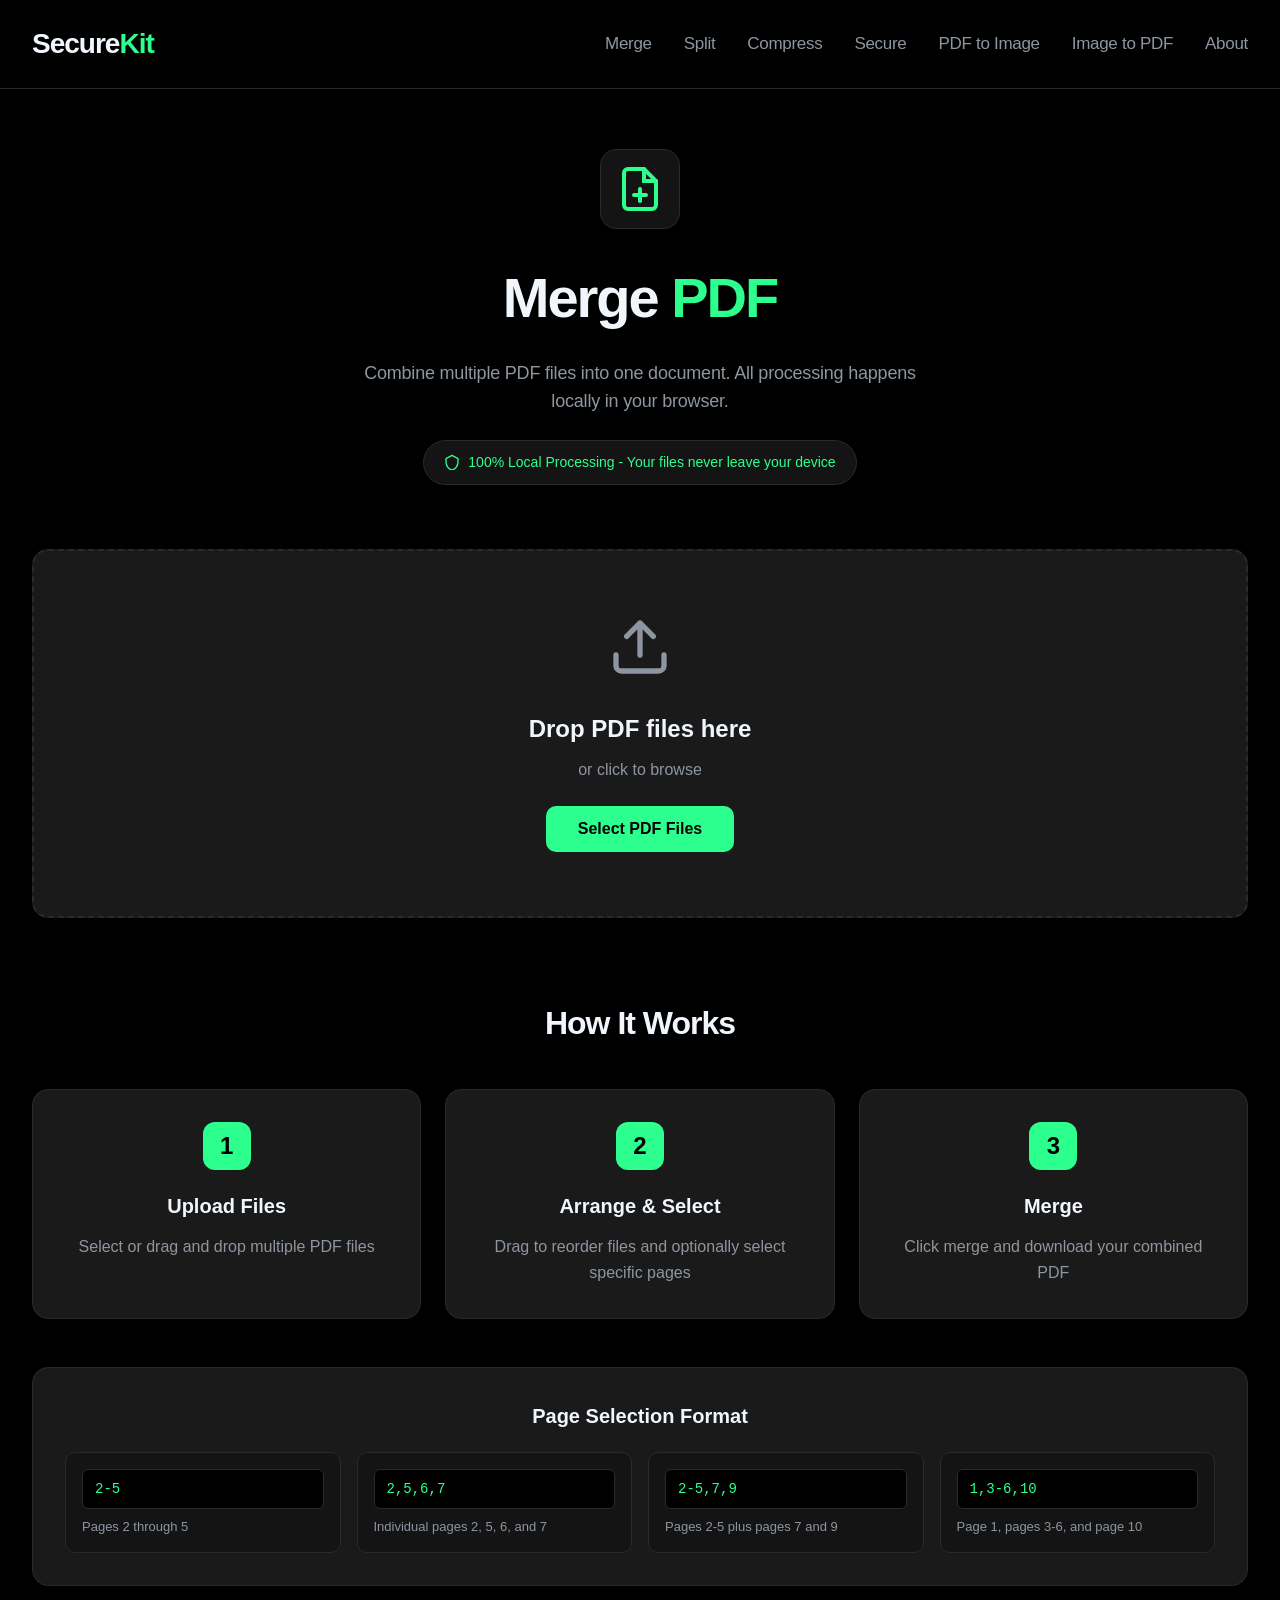
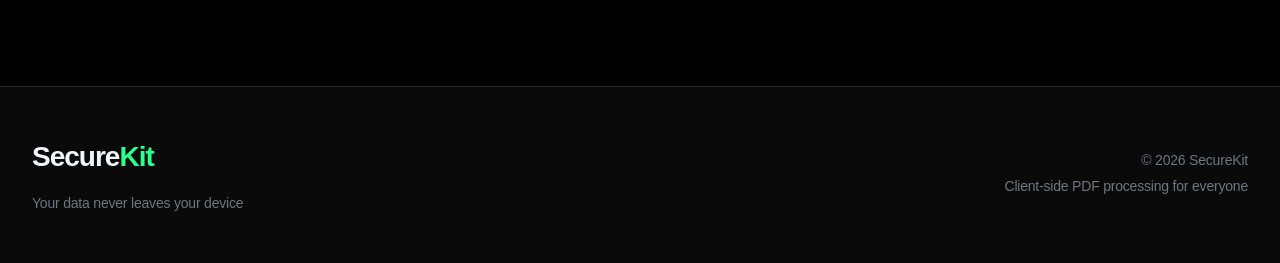
<file: merge.html>
<!DOCTYPE html>
<html lang="en">
<head>
    <meta charset="UTF-8">
    <meta name="viewport" content="width=device-width, initial-scale=1.0">
    <meta http-equiv="Content-Security-Policy" content="
    default-src 'self'; 
    script-src 'self';
    style-src 'self' 'unsafe-inline'; 
    img-src 'self' data: blob:; 
    font-src 'self'; 
    connect-src 'self'; 
    object-src 'none'; 
    base-uri 'self'; 
    form-action 'self'; 
">
    <title>Merge PDF - SecureKit</title>
    <!-- Must run before any content is parsed. See frame-guard.js. -->
    <script src="frame-guard.js"></script>

    <!-- Install / icons -->
    <link rel="manifest" href="manifest.json">
    <meta name="theme-color" content="#000000">
    <link rel="icon" href="icons/icon.svg" type="image/svg+xml">
    <link rel="icon" href="icons/favicon-32.png" sizes="32x32" type="image/png">
    <link rel="apple-touch-icon" href="icons/apple-touch-icon.png">
    <!-- Safari still needs its own opt-in for standalone mode. -->
    <meta name="apple-mobile-web-app-capable" content="yes">
    <meta name="apple-mobile-web-app-status-bar-style" content="black">
    <meta name="apple-mobile-web-app-title" content="SecureKit">


    <!-- Stylesheets -->
    <link rel="stylesheet" href="style.css">
    <link rel="stylesheet" href="merge-style.css">
    <link rel="stylesheet" href="validation-styles.css">
</head>
<body>
    <a class="skip-link" href="#mainContent">Skip to main content</a>

    <div class="grain-overlay" aria-hidden="true"></div>

    <!-- Header -->
    <header>
        <nav class="container" aria-label="Main">
            <a href="index.html#hero" class="logo-link">
                <span class="logo-text">Secure<span class="accent">Kit</span></span>
            </a>

            <ul class="nav-links">
                <li><a href="merge.html" aria-current="page">Merge</a></li>
                <li><a href="split.html">Split</a></li>
                <li><a href="compress.html">Compress</a></li>
                <li><a href="secure.html">Secure</a></li>
                <li><a href="pdf-to-image.html">PDF to Image</a></li>
                <li><a href="image-to-pdf.html">Image to PDF</a></li>
                <li><a href="index.html#about">About</a></li>
            </ul>
        </nav>
    </header>

    <!-- Main Content -->
    <main class="tool-page" id="mainContent" tabindex="-1">
        <div class="container">
            <!-- Tool Header -->
            <div class="tool-header-section">
                <div class="tool-icon-large">
                    <svg aria-hidden="true" focusable="false" width="48" height="48" viewBox="0 0 24 24" fill="none">
                        <path d="M14 2H6a2 2 0 00-2 2v16a2 2 0 002 2h12a2 2 0 002-2V8z" stroke="currentColor" stroke-width="2"/>
                        <path d="M14 2v6h6M12 18v-6m-3 3h6" stroke="currentColor" stroke-width="2" stroke-linecap="round"/>
                    </svg>
                </div>

                <h1 class="tool-title">Merge <span class="accent">PDF</span></h1>
                <p class="tool-description">Combine multiple PDF files into one document. All processing happens locally in your browser.</p>

                <div class="security-badge">
                    <svg aria-hidden="true" focusable="false" width="16" height="16" viewBox="0 0 24 24" fill="none">
                        <path d="M12 2L3 7v5c0 5.55 3.84 10.74 9 12 5.16-1.26 9-6.45 9-12V7l-9-5z" stroke="currentColor" stroke-width="2" stroke-linejoin="round"/>
                    </svg>
                    <span>100% Local Processing - Your files never leave your device</span>
                </div>
            </div>

            <!-- Upload Section -->
            <div class="upload-section" id="uploadSection">
                <div class="upload-area" id="uploadArea">
                    <svg aria-hidden="true" focusable="false" width="64" height="64" viewBox="0 0 24 24" fill="none" class="upload-icon">
                        <path d="M21 15v4a2 2 0 01-2 2H5a2 2 0 01-2-2v-4M17 8l-5-5-5 5M12 3v12" stroke="currentColor" stroke-width="2" stroke-linecap="round" stroke-linejoin="round"/>
                    </svg>
                    <h2>Drop PDF files here</h2>
                    <p>or click to browse</p>
                    <input type="file" id="fileInput" accept=".pdf" multiple hidden>
                    <button class="browse-button" id="browseButton">
                        <span>Select PDF Files</span>
                    </button>
                </div>
            </div>

            <!-- Files Section -->
            <div class="files-section" id="filesSection" style="display: none;">
                <div class="files-header">
                    <h2>Selected Files: <span id="fileCount">0</span></h2>
                    <div id="totalSizeIndicator">Total size: <span id="totalSize">0 Bytes</span></div>
                    <button class="secondary-button" id="addMoreButton">
                        <svg aria-hidden="true" focusable="false" width="16" height="16" viewBox="0 0 24 24" fill="none">
                            <path d="M12 5v14m-7-7h14" stroke="currentColor" stroke-width="2" stroke-linecap="round"/>
                        </svg>
                        <span>Add More</span>
                    </button>
                </div>

                <div class="files-list" id="filesList" role="list" aria-label="Selected files"></div>

                <!-- Additional Options Accordion -->
                <div class="options-accordion">
                    <button type="button" class="accordion-header" id="accordionToggle" aria-expanded="false" aria-controls="accordionContent">
                        <span class="accordion-title">
                            <svg aria-hidden="true" focusable="false" width="20" height="20" viewBox="0 0 24 24" fill="none">
                                <path d="M12 6v6m0 0v6m0-6h6m-6 0H6" stroke="currentColor" stroke-width="2" stroke-linecap="round"/>
                            </svg>
                            Additional Options
                        </span>
                        <svg aria-hidden="true" focusable="false" class="accordion-icon" width="20" height="20" viewBox="0 0 24 24" fill="none">
                            <path d="M19 9l-7 7-7-7" stroke="currentColor" stroke-width="2" stroke-linecap="round" stroke-linejoin="round"/>
                        </svg>
                    </button>

                    <div class="accordion-content" id="accordionContent">
                        <div class="option-group">
                            <label class="toggle-label">
                                <span class="toggle-text">
                                    <span class="toggle-title">Select specific pages from PDFs</span>
                                    <span class="toggle-hint">Choose which pages to include from each PDF</span>
                                </span>
                                <div class="toggle-switch">
                                    <input type="checkbox" id="enablePageSelection">
                                    <span class="toggle-slider"></span>
                                </div>
                            </label>
                        </div>

                        <div class="option-group">
                            <label for="outputFilename" class="input-label">Output filename</label>
                            <input type="text" id="outputFilename" class="text-input" placeholder="MergedPDF_20260203">
                            <p class="input-hint">Default format: MergedPDF_YYYYMMDD (.pdf will be added automatically)</p>
                        </div>
                    </div>
                </div>

                <div class="action-buttons">
                    <button class="secondary-button" id="clearButton">
                        <svg aria-hidden="true" focusable="false" width="16" height="16" viewBox="0 0 24 24" fill="none">
                            <path d="M3 6h18M19 6v14a2 2 0 01-2 2H7a2 2 0 01-2-2V6m3 0V4a2 2 0 012-2h4a2 2 0 012 2v2" stroke="currentColor" stroke-width="2" stroke-linecap="round" stroke-linejoin="round"/>
                        </svg>
                        <span>Clear All</span>
                    </button>

                    <button class="primary-button" id="mergeButton">
                        <svg aria-hidden="true" focusable="false" width="16" height="16" viewBox="0 0 24 24" fill="none">
                            <path d="M14 2H6a2 2 0 00-2 2v16a2 2 0 002 2h12a2 2 0 002-2V8z" stroke="currentColor" stroke-width="2"/>
                            <path d="M14 2v6h6M12 18v-6m-3 3h6" stroke="currentColor" stroke-width="2" stroke-linecap="round"/>
                        </svg>
                        <span>Merge PDFs</span>
                    </button>
                </div>
            </div>

            <!-- Processing Section -->
            <div class="processing-section" id="processingSection" style="display: none;">
                <div class="processing-card">
                    <div class="spinner"></div>
                    <h2 id="processingTitle">Merging PDFs...</h2>
                    <p id="processingMessage">Please wait while we combine your files</p>
                    <div class="progress-info" id="progressInfo" role="status" style="display: none;">
                        <div class="progress-text">Processing file <span id="currentFile">1</span> of <span id="totalFiles">1</span></div>
                        <div class="processing-stats" id="processingStats"></div>
                    </div>

                    <div class="processing-actions">
                        <button class="secondary-button" id="stopButton">
                            <svg aria-hidden="true" focusable="false" width="16" height="16" viewBox="0 0 24 24" fill="none">
                                <path d="M18 6L6 18M6 6l12 12" stroke="currentColor" stroke-width="2" stroke-linecap="round"/>
                            </svg>
                            <span>Cancel</span>
                        </button>
                    </div>
                </div>
            </div>

            <div class="completion-section" id="completionSection" style="display: none;">
                <div class="completion-card">
                    <div class="completion-icon">
                        <svg aria-hidden="true" focusable="false" width="28" height="28" viewBox="0 0 24 24" fill="none">
                            <path d="M20 6L9 17l-5-5" stroke="currentColor" stroke-width="2.4" stroke-linecap="round" stroke-linejoin="round"/>
                        </svg>
                    </div>
                    <h2 id="completionTitle">Merged PDF Ready</h2>
                    <p id="completionSummary">Your merged file is ready to save.</p>
                    <div class="completion-stats-grid" id="completionStats"></div>
                    <div class="completion-details" id="completionDetails"></div>
                    <div class="completion-actions">
                        <button class="primary-button" id="saveButton">
                            <svg aria-hidden="true" focusable="false" width="16" height="16" viewBox="0 0 24 24" fill="none">
                                <path d="M19 21H5a2 2 0 0 1-2-2V5a2 2 0 0 1 2-2h11l5 5v11a2 2 0 0 1-2 2z" stroke="currentColor" stroke-width="2"/>
                                <path d="M17 21v-8H7v8M7 3v5h8" stroke="currentColor" stroke-width="2" stroke-linecap="round" stroke-linejoin="round"/>
                            </svg>
                            <span>Save File</span>
                        </button>
                        <button class="secondary-button" id="compressMergedButton">
                            <svg aria-hidden="true" focusable="false" width="16" height="16" viewBox="0 0 24 24" fill="none">
                                <path d="M14 2H6a2 2 0 0 0-2 2v16a2 2 0 0 0 2 2h12a2 2 0 0 0 2-2V8z" stroke="currentColor" stroke-width="2"/>
                                <path d="M14 2v6h6M9 15l2-2 4 4" stroke="currentColor" stroke-width="2" stroke-linecap="round" stroke-linejoin="round"/>
                            </svg>
                            <span>Compress File</span>
                        </button>
                        <button class="secondary-button" id="anotherButton">
                            <svg aria-hidden="true" focusable="false" width="16" height="16" viewBox="0 0 24 24" fill="none">
                                <path d="M12 5v14m-7-7h14" stroke="currentColor" stroke-width="2" stroke-linecap="round"/>
                            </svg>
                            <span>Merge Another</span>
                        </button>
                    </div>
                </div>
            </div>

            <!-- Info Section -->
            <div class="info-section">
                <h2>How It Works</h2>

                <div class="info-grid">
                    <div class="info-card">
                        <div class="info-number">1</div>
                        <h3>Upload Files</h3>
                        <p>Select or drag and drop multiple PDF files</p>
                    </div>

                    <div class="info-card">
                        <div class="info-number">2</div>
                        <h3>Arrange & Select</h3>
                        <p>Drag to reorder files and optionally select specific pages</p>
                    </div>

                    <div class="info-card">
                        <div class="info-number">3</div>
                        <h3>Merge</h3>
                        <p>Click merge and download your combined PDF</p>
                    </div>
                </div>

                <div class="page-selection-guide">
                    <h3>Page Selection Format</h3>
                    <div class="format-examples">
                        <div class="format-item">
                            <code>2-5</code>
                            <span>Pages 2 through 5</span>
                        </div>
                        <div class="format-item">
                            <code>2,5,6,7</code>
                            <span>Individual pages 2, 5, 6, and 7</span>
                        </div>
                        <div class="format-item">
                            <code>2-5,7,9</code>
                            <span>Pages 2-5 plus pages 7 and 9</span>
                        </div>
                        <div class="format-item">
                            <code>1,3-6,10</code>
                            <span>Page 1, pages 3-6, and page 10</span>
                        </div>
                    </div>
                </div>
            </div>
        </div>
    </main>

    <!-- Footer -->
    <footer>
        <div class="container">
            <div class="footer-content">
                <div class="footer-brand">
                    <a href="index.html#hero" class="footer-logo-link">
                        <span class="logo-text">Secure<span class="accent">Kit</span></span>
                    </a>
                    <p class="footer-tagline">Your data never leaves your device</p>
                </div>

                <div class="footer-info">
                    <p>&copy; 2026 SecureKit</p>
                    <p class="footer-note">Client-side PDF processing for everyone</p>
                </div>
            </div>
        </div>
    </footer>

    <!-- Scripts -->
    <script src="lib/pdf-lib.min.js"></script>
    <script src="shared-utils.js"></script>
    <script src="file-size-validation.js"></script>
    <script src="merge.js"></script>
    <script src="sw-register.js"></script>

</body>
</html>
</file>
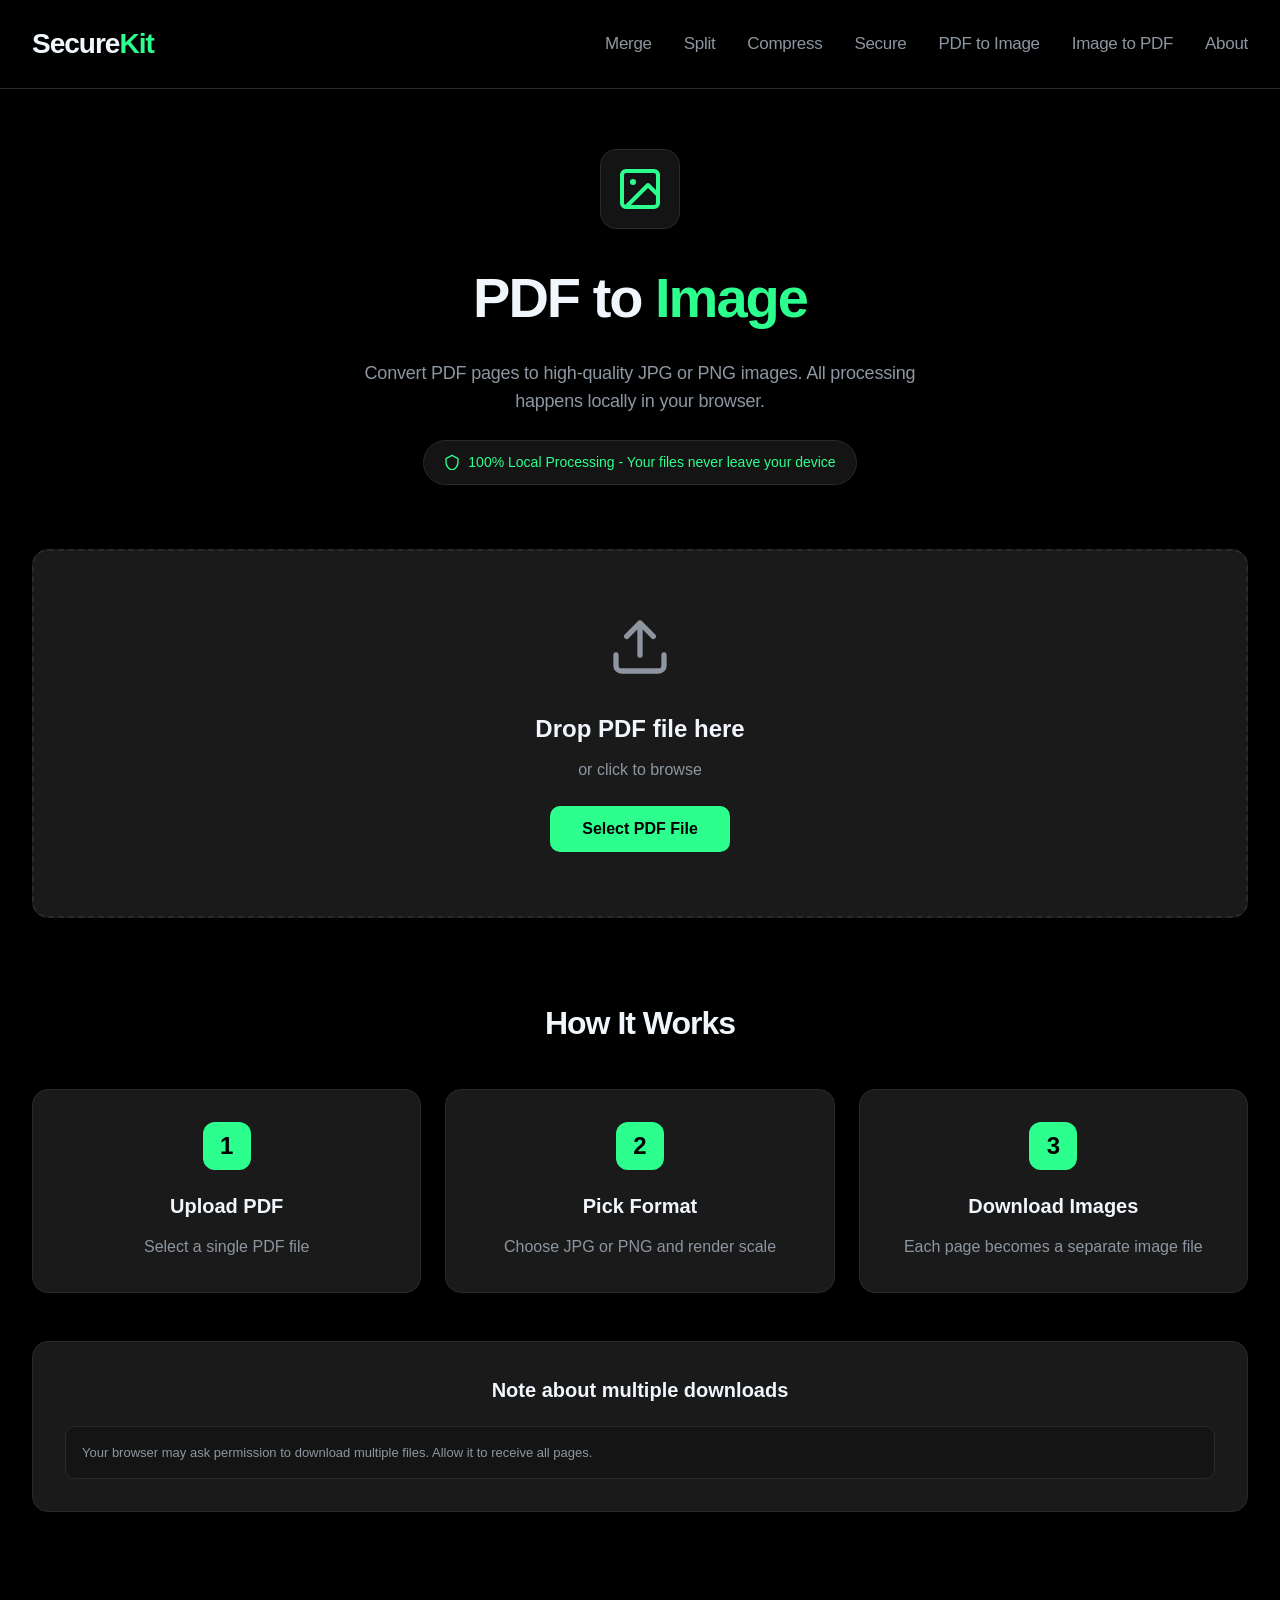
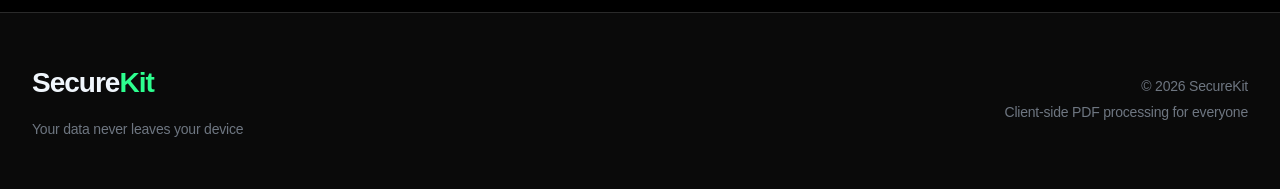
<file: pdf-to-image.html>
<!DOCTYPE html>
<html lang="en">
<head>
    <meta charset="UTF-8">
    <meta name="viewport" content="width=device-width, initial-scale=1.0">
    <meta http-equiv="Content-Security-Policy" content="
    default-src 'self';
    script-src 'self';
    style-src 'self' 'unsafe-inline';
    img-src 'self' data: blob:;
    font-src 'self';
    connect-src 'self';
    worker-src 'self' blob:;
    object-src 'none';
    base-uri 'self';
    form-action 'self';
">
    <title>PDF to Image - SecureKit</title>
    <!-- Must run before any content is parsed. See frame-guard.js. -->
    <script src="frame-guard.js"></script>

    <!-- Install / icons -->
    <link rel="manifest" href="manifest.json">
    <meta name="theme-color" content="#000000">
    <link rel="icon" href="icons/icon.svg" type="image/svg+xml">
    <link rel="icon" href="icons/favicon-32.png" sizes="32x32" type="image/png">
    <link rel="apple-touch-icon" href="icons/apple-touch-icon.png">
    <!-- Safari still needs its own opt-in for standalone mode. -->
    <meta name="apple-mobile-web-app-capable" content="yes">
    <meta name="apple-mobile-web-app-status-bar-style" content="black">
    <meta name="apple-mobile-web-app-title" content="SecureKit">


    <link rel="stylesheet" href="style.css">
    <link rel="stylesheet" href="split-style.css">
    <link rel="stylesheet" href="validation-styles.css">
</head>
<body>
    <a class="skip-link" href="#mainContent">Skip to main content</a>

    <div class="grain-overlay" aria-hidden="true"></div>

    <header>
        <nav class="container" aria-label="Main">
            <a href="index.html#hero" class="logo-link">
                <span class="logo-text">Secure<span class="accent">Kit</span></span>
            </a>
            <ul class="nav-links">
                <li><a href="merge.html">Merge</a></li>
                <li><a href="split.html">Split</a></li>
                <li><a href="compress.html">Compress</a></li>
                <li><a href="secure.html">Secure</a></li>
                <li><a href="pdf-to-image.html" aria-current="page">PDF to Image</a></li>
                <li><a href="image-to-pdf.html">Image to PDF</a></li>
                <li><a href="index.html#about">About</a></li>
            </ul>
        </nav>
    </header>

    <main class="tool-page" id="mainContent" tabindex="-1">
        <div class="container">
            <div class="tool-header-section">
                <div class="tool-icon-large">
                    <svg aria-hidden="true" focusable="false" width="48" height="48" viewBox="0 0 24 24" fill="none">
                        <rect x="3" y="3" width="18" height="18" rx="2" stroke="currentColor" stroke-width="2"/>
                        <circle cx="8.5" cy="8.5" r="1.5" fill="currentColor"/>
                        <path d="M21 15l-5-5L5 21" stroke="currentColor" stroke-width="2" stroke-linecap="round" stroke-linejoin="round"/>
                    </svg>
                </div>
                <h1 class="tool-title">PDF to <span class="accent">Image</span></h1>
                <p class="tool-description">Convert PDF pages to high-quality JPG or PNG images. All processing happens locally in your browser.</p>

                <div class="security-badge">
                    <svg aria-hidden="true" focusable="false" width="16" height="16" viewBox="0 0 24 24" fill="none">
                        <path d="M12 2L3 7v5c0 5.55 3.84 10.74 9 12 5.16-1.26 9-6.45 9-12V7l-9-5z" stroke="currentColor" stroke-width="2" stroke-linejoin="round"/>
                    </svg>
                    <span>100% Local Processing - Your files never leave your device</span>
                </div>
            </div>

            <div class="upload-section" id="uploadSection">
                <div class="upload-area" id="uploadArea">
                    <svg aria-hidden="true" focusable="false" width="64" height="64" viewBox="0 0 24 24" fill="none" class="upload-icon">
                        <path d="M21 15v4a2 2 0 01-2 2H5a2 2 0 01-2-2v-4M17 8l-5-5-5 5M12 3v12" stroke="currentColor" stroke-width="2" stroke-linecap="round" stroke-linejoin="round"/>
                    </svg>
                    <h2>Drop PDF file here</h2>
                    <p>or click to browse</p>
                    <input type="file" id="fileInput" accept=".pdf" hidden>
                    <button class="browse-button" id="browseButton">
                        <span>Select PDF File</span>
                    </button>
                </div>
            </div>

            <div class="file-section" id="fileSection" style="display: none;">
                <div class="file-header">
                    <h2>Selected File</h2>
                    <button class="secondary-button" id="removeButton">
                        <svg aria-hidden="true" focusable="false" width="16" height="16" viewBox="0 0 24 24" fill="none">
                            <path d="M18 6L6 18M6 6l12 12" stroke="currentColor" stroke-width="2" stroke-linecap="round"/>
                        </svg>
                        <span>Remove</span>
                    </button>
                </div>

                <div class="file-display" id="fileDisplay"></div>

                <div class="split-options" role="radiogroup" aria-labelledby="outputFormatTitle">
                    <h3 class="options-title" id="outputFormatTitle">Output Format</h3>

                    <label class="radio-option">
                        <input type="radio" name="format" value="jpg" checked>
                        <span class="radio-content">
                            <span class="radio-text">
                                <span class="radio-title">JPG</span>
                                <span class="radio-hint">Smaller files, lossy, no transparency</span>
                            </span>
                        </span>
                    </label>

                    <label class="radio-option">
                        <input type="radio" name="format" value="png">
                        <span class="radio-content">
                            <span class="radio-text">
                                <span class="radio-title">PNG</span>
                                <span class="radio-hint">Larger files, lossless, supports transparency</span>
                            </span>
                        </span>
                    </label>
                </div>

                <div class="split-options" role="radiogroup" aria-labelledby="pagesToExportTitle">
                    <h3 class="options-title" id="pagesToExportTitle">Pages to Export</h3>

                    <label class="radio-option">
                        <input type="radio" name="pageMode" value="all" checked>
                        <span class="radio-content">
                            <span class="radio-text">
                                <span class="radio-title">All Pages</span>
                                <span class="radio-hint">Export every page as a separate image</span>
                            </span>
                        </span>
                    </label>

                    <label class="radio-option">
                        <input type="radio" name="pageMode" value="custom">
                        <span class="radio-content">
                            <span class="radio-text">
                                <span class="radio-title">Custom Pages</span>
                                <span class="radio-hint">Export specific pages (e.g., 1,3,5-7)</span>
                            </span>
                        </span>
                        <div class="radio-input-wrapper" style="display: none;">
                            <input type="text" class="split-input" id="customPages" placeholder="e.g., 1,3,5-7" aria-label="Pages to export">
                        </div>
                    </label>
                </div>

                <div class="options-accordion">
                    <button type="button" class="accordion-header" id="accordionToggle" aria-expanded="false" aria-controls="accordionContent">
                        <span class="accordion-title">
                            <svg aria-hidden="true" focusable="false" width="20" height="20" viewBox="0 0 24 24" fill="none">
                                <path d="M12 6v6m0 0v6m0-6h6m-6 0H6" stroke="currentColor" stroke-width="2" stroke-linecap="round"/>
                            </svg>
                            Quality &amp; Filename
                        </span>
                        <svg aria-hidden="true" focusable="false" class="accordion-icon" width="20" height="20" viewBox="0 0 24 24" fill="none">
                            <path d="M19 9l-7 7-7-7" stroke="currentColor" stroke-width="2" stroke-linecap="round" stroke-linejoin="round"/>
                        </svg>
                    </button>

                    <div class="accordion-content" id="accordionContent">
                        <div class="option-group">
                            <label for="renderScale" class="input-label">Render scale</label>
                            <select id="renderScale" class="text-input">
                                <option value="1">1x (standard, ~72 DPI)</option>
                                <option value="1.5">1.5x (~108 DPI)</option>
                                <option value="2" selected>2x (~144 DPI, recommended)</option>
                                <option value="3">3x (~216 DPI, large files)</option>
                                <option value="4">4x (~288 DPI, very large)</option>
                            </select>
                            <p class="input-hint">Higher values produce sharper images and larger file sizes.</p>
                        </div>

                        <div class="option-group" id="jpegQualityGroup">
                            <label for="jpegQuality" class="input-label">JPG quality</label>
                            <select id="jpegQuality" class="text-input">
                                <option value="0.6">Low (60%)</option>
                                <option value="0.75">Medium (75%)</option>
                                <option value="0.9" selected>High (90%)</option>
                                <option value="0.95">Very High (95%)</option>
                            </select>
                        </div>

                        <div class="option-group">
                            <label for="downloadMode" class="input-label">Download as</label>
                            <select id="downloadMode" class="text-input">
                                <option value="zip" selected>Single ZIP archive (recommended)</option>
                                <option value="individual">Individual files</option>
                            </select>
                            <p class="input-hint">ZIP delivers all images in one download. Individual files trigger one download per page.</p>
                        </div>

                        <div class="option-group">
                            <label for="baseFilename" class="input-label">Base filename</label>
                            <input type="text" id="baseFilename" class="text-input" placeholder="PDFImages_20260203">
                            <p class="input-hint">Files will be named: basefilename_page1.jpg, basefilename_page2.jpg, etc.</p>
                        </div>
                    </div>
                </div>

                <div class="action-buttons">
                    <button class="secondary-button" id="cancelButton">
                        <svg aria-hidden="true" focusable="false" width="16" height="16" viewBox="0 0 24 24" fill="none">
                            <path d="M18 6L6 18M6 6l12 12" stroke="currentColor" stroke-width="2" stroke-linecap="round"/>
                        </svg>
                        <span>Cancel</span>
                    </button>

                    <button class="primary-button" id="convertButton">
                        <svg aria-hidden="true" focusable="false" width="16" height="16" viewBox="0 0 24 24" fill="none">
                            <rect x="3" y="3" width="18" height="18" rx="2" stroke="currentColor" stroke-width="2"/>
                            <circle cx="8.5" cy="8.5" r="1.5" fill="currentColor"/>
                            <path d="M21 15l-5-5L5 21" stroke="currentColor" stroke-width="2" stroke-linecap="round" stroke-linejoin="round"/>
                        </svg>
                        <span>Convert to Images</span>
                    </button>
                </div>
            </div>

            <div class="processing-section" id="processingSection" style="display: none;">
                <div class="processing-card">
                    <div class="spinner"></div>
                    <h2 id="processingTitle">Converting pages to images...</h2>
                    <p id="processingMessage">Please wait while we render your PDF</p>
                    <div class="progress-info" id="progressInfo" role="status" style="display: none;">
                        <div class="progress-text">Rendering page <span id="currentFile">1</span> of <span id="totalFiles">1</span></div>
                        <div class="processing-stats" id="processingStats"></div>
                    </div>

                    <div class="processing-actions">
                        <button class="secondary-button" id="stopButton">
                            <svg aria-hidden="true" focusable="false" width="16" height="16" viewBox="0 0 24 24" fill="none">
                                <path d="M18 6L6 18M6 6l12 12" stroke="currentColor" stroke-width="2" stroke-linecap="round"/>
                            </svg>
                            <span>Cancel</span>
                        </button>
                    </div>
                </div>
            </div>

            <div class="completion-section" id="completionSection" style="display: none;">
                <div class="completion-card">
                    <div class="completion-icon">
                        <svg aria-hidden="true" focusable="false" width="28" height="28" viewBox="0 0 24 24" fill="none">
                            <path d="M20 6L9 17l-5-5" stroke="currentColor" stroke-width="2.4" stroke-linecap="round" stroke-linejoin="round"/>
                        </svg>
                    </div>
                    <h2 id="completionTitle">Images Ready</h2>
                    <p id="completionSummary">Your images are ready to save.</p>
                    <div class="completion-stats-grid" id="completionStats"></div>
                    <div class="completion-details" id="completionDetails"></div>
                    <div class="completion-actions">
                        <button class="primary-button" id="saveButton">
                            <svg aria-hidden="true" focusable="false" width="16" height="16" viewBox="0 0 24 24" fill="none">
                                <path d="M19 21H5a2 2 0 01-2-2V5a2 2 0 012-2h11l5 5v11a2 2 0 01-2 2z" stroke="currentColor" stroke-width="2"/>
                                <path d="M17 21v-8H7v8M7 3v5h8" stroke="currentColor" stroke-width="2" stroke-linecap="round" stroke-linejoin="round"/>
                            </svg>
                            <span>Save Images</span>
                        </button>
                        <button class="secondary-button" id="anotherButton">
                            <svg aria-hidden="true" focusable="false" width="16" height="16" viewBox="0 0 24 24" fill="none">
                                <path d="M12 5v14m-7-7h14" stroke="currentColor" stroke-width="2" stroke-linecap="round"/>
                            </svg>
                            <span>Convert Another</span>
                        </button>
                    </div>
                </div>
            </div>

            <div class="info-section">
                <h2>How It Works</h2>
                <div class="info-grid">
                    <div class="info-card">
                        <div class="info-number">1</div>
                        <h3>Upload PDF</h3>
                        <p>Select a single PDF file</p>
                    </div>
                    <div class="info-card">
                        <div class="info-number">2</div>
                        <h3>Pick Format</h3>
                        <p>Choose JPG or PNG and render scale</p>
                    </div>
                    <div class="info-card">
                        <div class="info-number">3</div>
                        <h3>Download Images</h3>
                        <p>Each page becomes a separate image file</p>
                    </div>
                </div>

                <div class="page-selection-guide">
                    <h3>Note about multiple downloads</h3>
                    <div class="format-examples">
                        <div class="format-item">
                            <span>Your browser may ask permission to download multiple files. Allow it to receive all pages.</span>
                        </div>
                    </div>
                </div>
            </div>
        </div>
    </main>

    <footer>
        <div class="container">
            <div class="footer-content">
                <div class="footer-brand">
                    <a href="index.html#hero" class="footer-logo-link">
                        <span class="logo-text">Secure<span class="accent">Kit</span></span>
                    </a>
                    <p class="footer-tagline">Your data never leaves your device</p>
                </div>
                <div class="footer-info">
                    <p>&copy; 2026 SecureKit</p>
                    <p class="footer-note">Client-side PDF processing for everyone</p>
                </div>
            </div>
        </div>
    </footer>

    <script src="lib/pdf.min.js"></script>
    <script src="lib/jszip.min.js"></script>
    <script src="shared-utils.js"></script>
    <script src="file-size-validation.js"></script>
    <script src="pdf-to-image.js"></script>
    <script src="sw-register.js"></script>
</body>
</html>
</file>
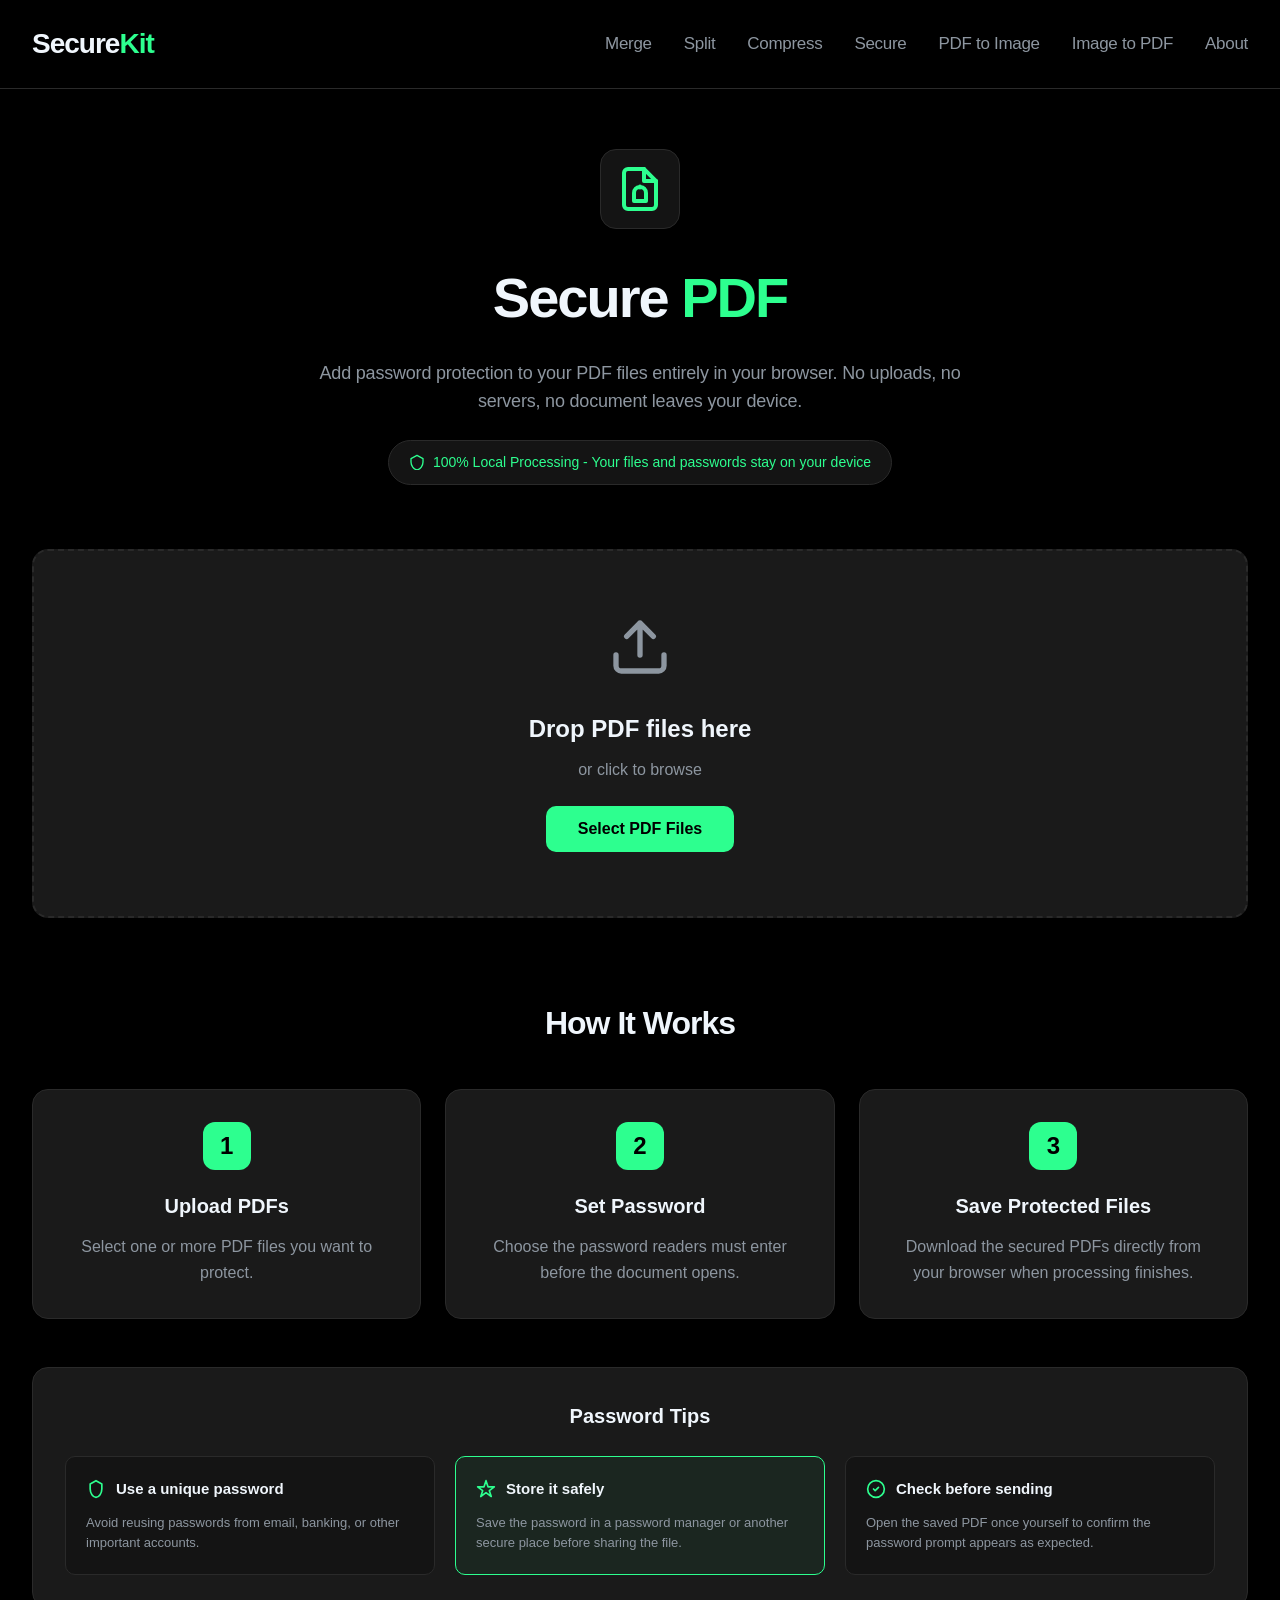
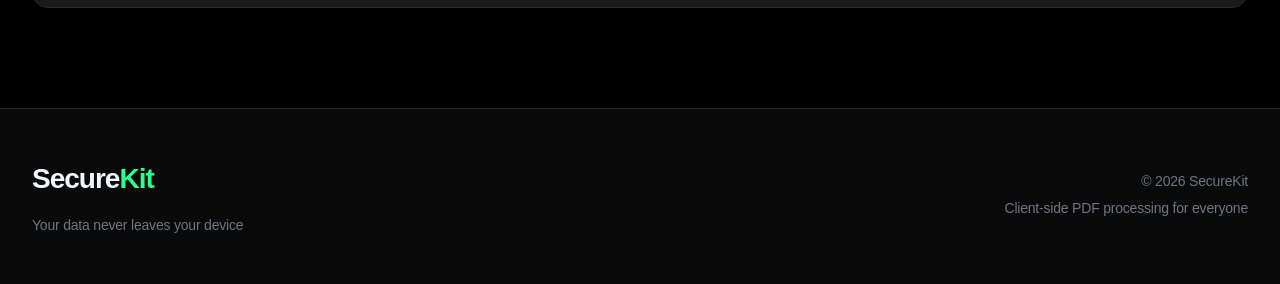
<file: secure.html>
<!DOCTYPE html>
<html lang="en">
<head>
    <meta charset="UTF-8">
    <meta name="viewport" content="width=device-width, initial-scale=1.0">
    <meta http-equiv="Content-Security-Policy" content="
    default-src 'self';
    script-src 'self';
    style-src 'self' 'unsafe-inline';
    img-src 'self' data: blob:;
    font-src 'self';
    connect-src 'self';
    object-src 'none';
    base-uri 'self';
    form-action 'self';
">
    <title>Secure PDF - SecureKit</title>
    <!-- Must run before any content is parsed. See frame-guard.js. -->
    <script src="frame-guard.js"></script>

    <!-- Install / icons -->
    <link rel="manifest" href="manifest.json">
    <meta name="theme-color" content="#000000">
    <link rel="icon" href="icons/icon.svg" type="image/svg+xml">
    <link rel="icon" href="icons/favicon-32.png" sizes="32x32" type="image/png">
    <link rel="apple-touch-icon" href="icons/apple-touch-icon.png">
    <!-- Safari still needs its own opt-in for standalone mode. -->
    <meta name="apple-mobile-web-app-capable" content="yes">
    <meta name="apple-mobile-web-app-status-bar-style" content="black">
    <meta name="apple-mobile-web-app-title" content="SecureKit">


    <link rel="stylesheet" href="style.css">
    <link rel="stylesheet" href="secure-style.css">
    <link rel="stylesheet" href="validation-styles.css">
</head>
<body>
    <a class="skip-link" href="#mainContent">Skip to main content</a>

    <div class="grain-overlay" aria-hidden="true"></div>

    <header>
        <nav class="container" aria-label="Main">
            <a href="index.html#hero" class="logo-link">
                <span class="logo-text">Secure<span class="accent">Kit</span></span>
            </a>

            <ul class="nav-links">
                <li><a href="merge.html">Merge</a></li>
                <li><a href="split.html">Split</a></li>
                <li><a href="compress.html">Compress</a></li>
                <li><a href="secure.html" aria-current="page">Secure</a></li>
                <li><a href="pdf-to-image.html">PDF to Image</a></li>
                <li><a href="image-to-pdf.html">Image to PDF</a></li>
                <li><a href="index.html#about">About</a></li>
            </ul>
        </nav>
    </header>

    <main class="tool-page" id="mainContent" tabindex="-1">
        <div class="container">
            <div class="tool-header-section">
                <div class="tool-icon-large">
                    <svg aria-hidden="true" focusable="false" width="48" height="48" viewBox="0 0 24 24" fill="none">
                        <path d="M14 2H6a2 2 0 0 0-2 2v16a2 2 0 0 0 2 2h12a2 2 0 0 0 2-2V8z" stroke="currentColor" stroke-width="2"/>
                        <path d="M14 2v6h6M9 14a3 3 0 0 1 6 0v4H9zM12 10.75v.5" stroke="currentColor" stroke-width="2" stroke-linecap="round" stroke-linejoin="round"/>
                    </svg>
                </div>

                <h1 class="tool-title">Secure <span class="accent">PDF</span></h1>
                <p class="tool-description">Add password protection to your PDF files entirely in your browser. No uploads, no servers, no document leaves your device.</p>

                <div class="security-badge">
                    <svg aria-hidden="true" focusable="false" width="16" height="16" viewBox="0 0 24 24" fill="none">
                        <path d="M12 2L3 7v5c0 5.55 3.84 10.74 9 12 5.16-1.26 9-6.45 9-12V7l-9-5z" stroke="currentColor" stroke-width="2" stroke-linejoin="round"/>
                    </svg>
                    <span>100% Local Processing - Your files and passwords stay on your device</span>
                </div>
            </div>

            <div class="security-alert" id="insecureContextAlert" role="alert" hidden>
                <svg width="20" height="20" viewBox="0 0 24 24" fill="none" aria-hidden="true">
                    <path d="M12 9v4m0 4h.01M10.29 3.86L1.82 18a2 2 0 0 0 1.71 3h16.94a2 2 0 0 0 1.71-3L13.71 3.86a2 2 0 0 0-3.42 0z" stroke="currentColor" stroke-width="2" stroke-linecap="round" stroke-linejoin="round"/>
                </svg>
                <div>
                    <h2>Password protection is unavailable on this connection</h2>
                    <p id="insecureContextMessage">Browsers only provide the encryption API SecureKit needs on a secure origin. Open this page over <strong>https://</strong> or <strong>http://localhost</strong> to protect PDFs.</p>
                    <p class="security-alert-note">The other SecureKit tools work normally here.</p>
                </div>
            </div>

            <div class="upload-section" id="uploadSection">
                <div class="upload-area" id="uploadArea">
                    <svg aria-hidden="true" focusable="false" width="64" height="64" viewBox="0 0 24 24" fill="none" class="upload-icon">
                        <path d="M21 15v4a2 2 0 0 1-2 2H5a2 2 0 0 1-2-2v-4M17 8l-5-5-5 5M12 3v12" stroke="currentColor" stroke-width="2" stroke-linecap="round" stroke-linejoin="round"/>
                    </svg>
                    <h2>Drop PDF files here</h2>
                    <p>or click to browse</p>
                    <input type="file" id="fileInput" accept=".pdf" multiple hidden>
                    <button class="browse-button" id="browseButton">
                        <span>Select PDF Files</span>
                    </button>
                </div>
            </div>

            <div class="files-section" id="filesSection" style="display: none;">
                <div class="files-header">
                    <div class="files-header-copy">
                        <h2>Selected Files: <span id="fileCount">0</span></h2>
                        <div class="total-size-indicator">Total size: <span id="totalSize">0 Bytes</span></div>
                    </div>
                    <button class="secondary-button" id="addMoreButton">
                        <svg aria-hidden="true" focusable="false" width="16" height="16" viewBox="0 0 24 24" fill="none">
                            <path d="M12 5v14m-7-7h14" stroke="currentColor" stroke-width="2" stroke-linecap="round"/>
                        </svg>
                        <span>Add More</span>
                    </button>
                </div>

                <div class="files-list" id="filesList" role="list" aria-label="Selected files"></div>

                <div class="security-options-section">
                    <h2>Password Protection</h2>
                    <div class="password-grid">
                        <div class="option-group">
                            <label for="openPassword" class="input-label">Open password</label>
                            <input type="password" id="openPassword" class="text-input" placeholder="Enter a password to open the PDF">
                            <p class="input-hint">This password will be required to open every protected PDF in this batch.</p>
                        </div>

                        <div class="option-group">
                            <label for="confirmPassword" class="input-label">Confirm password</label>
                            <input type="password" id="confirmPassword" class="text-input" placeholder="Re-enter the same password">
                            <p class="input-hint">Use at least 4 characters so it is harder to mistype and easier to remember.</p>
                        </div>
                    </div>

                    <div class="checkbox-row">
                        <label class="checkbox-label" for="showPasswords">
                            <input type="checkbox" id="showPasswords">
                            <span>Show passwords while typing</span>
                        </label>
                    </div>
                </div>

                <div class="options-accordion">
                    <button type="button" class="accordion-header" id="accordionToggle" aria-expanded="false" aria-controls="accordionContent">
                        <span class="accordion-title">
                            <svg aria-hidden="true" focusable="false" width="20" height="20" viewBox="0 0 24 24" fill="none">
                                <path d="M12 6v6m0 0v6m0-6h6m-6 0H6" stroke="currentColor" stroke-width="2" stroke-linecap="round"/>
                            </svg>
                            Advanced Options
                        </span>
                        <svg aria-hidden="true" focusable="false" class="accordion-icon" width="20" height="20" viewBox="0 0 24 24" fill="none">
                            <path d="M19 9l-7 7-7-7" stroke="currentColor" stroke-width="2" stroke-linecap="round" stroke-linejoin="round"/>
                        </svg>
                    </button>

                    <div class="accordion-content" id="accordionContent">
                        <div class="option-group">
                            <label for="ownerPassword" class="input-label">Owner password (optional)</label>
                            <input type="password" id="ownerPassword" class="text-input" placeholder="Optional separate owner password">
                            <p class="input-hint">If set, a separate owner password will be written in addition to the open password.</p>
                        </div>

                        <div class="option-group">
                            <span class="input-label">Document permissions</span>
                            <p class="input-hint">Uncheck what readers should not be allowed to do with the protected PDF.</p>
                            <div class="permissions-grid">
                                <label class="checkbox-label" for="permPrint">
                                    <input type="checkbox" id="permPrint" checked>
                                    <span>Printing</span>
                                </label>
                                <label class="checkbox-label" for="permPrintHighRes">
                                    <input type="checkbox" id="permPrintHighRes" checked>
                                    <span>High-quality printing</span>
                                </label>
                                <label class="checkbox-label" for="permCopy">
                                    <input type="checkbox" id="permCopy" checked>
                                    <span>Copying text and images</span>
                                </label>
                                <label class="checkbox-label" for="permModify">
                                    <input type="checkbox" id="permModify" checked>
                                    <span>Editing content</span>
                                </label>
                                <label class="checkbox-label" for="permAnnotate">
                                    <input type="checkbox" id="permAnnotate" checked>
                                    <span>Adding comments and annotations</span>
                                </label>
                                <label class="checkbox-label" for="permForms">
                                    <input type="checkbox" id="permForms" checked>
                                    <span>Filling in form fields</span>
                                </label>
                                <label class="checkbox-label" for="permAssemble">
                                    <input type="checkbox" id="permAssemble" checked>
                                    <span>Extracting, rotating, or reordering pages</span>
                                </label>
                                <label class="checkbox-label" for="permAccessibility">
                                    <input type="checkbox" id="permAccessibility" checked>
                                    <span>Screen reader access</span>
                                </label>
                            </div>
                            <p class="input-hint" id="permissionsHint">Permissions are enforced by the PDF reader, not by encryption. They only apply to people who open the file with the open password &mdash; so set a <strong>separate owner password</strong> above, or anyone can simply grant themselves everything.</p>
                        </div>

                        <div class="option-group">
                            <label for="downloadMode" class="input-label">Download as</label>
                            <select id="downloadMode" class="text-input">
                                <option value="zip" selected>Single ZIP archive (recommended)</option>
                                <option value="individual">Individual files</option>
                            </select>
                            <p class="input-hint">ZIP delivers every protected file in one download. Individual files trigger one download per file &mdash; your browser may ask permission or block the extras.</p>
                        </div>

                        <div class="option-group">
                            <label for="filenameSuffix" class="input-label">Output filename suffix</label>
                            <input type="text" id="filenameSuffix" class="text-input" value="protected" placeholder="protected">
                            <p class="input-hint">Example: <code>Report_protected.pdf</code></p>
                        </div>
                    </div>
                </div>

                <div class="security-notice">
                    <h3>Important</h3>
                    <p>Files are encrypted with <strong>AES-256</strong> (PDF 2.0 standard security). Keep your password safe &mdash; if you forget it, the protected PDF is not recoverable. SecureKit does not store or transmit your passwords anywhere.</p>
                    <p>Opening an AES-256 PDF needs a current reader: Acrobat X or later, recent Preview, Chrome, Firefox or Edge. Acrobat 9 and older cannot open these files.</p>
                </div>

                <div class="action-buttons">
                    <button class="secondary-button" id="clearButton">
                        <svg aria-hidden="true" focusable="false" width="16" height="16" viewBox="0 0 24 24" fill="none">
                            <path d="M3 6h18M19 6v14a2 2 0 0 1-2 2H7a2 2 0 0 1-2-2V6m3 0V4a2 2 0 0 1 2-2h4a2 2 0 0 1 2 2v2" stroke="currentColor" stroke-width="2" stroke-linecap="round" stroke-linejoin="round"/>
                        </svg>
                        <span>Clear All</span>
                    </button>

                    <button class="primary-button" id="protectButton">
                        <svg aria-hidden="true" focusable="false" width="16" height="16" viewBox="0 0 24 24" fill="none">
                            <path d="M12 2l7 4v6c0 5-3.3 9.74-7 10-3.7-.26-7-5-7-10V6l7-4z" stroke="currentColor" stroke-width="2" stroke-linejoin="round"/>
                            <path d="M9.5 11.5a2.5 2.5 0 1 1 5 0V15h-5z" stroke="currentColor" stroke-width="2" stroke-linecap="round" stroke-linejoin="round"/>
                        </svg>
                        <span>Protect PDFs</span>
                    </button>
                </div>
            </div>

            <div class="processing-section" id="processingSection" style="display: none;">
                <div class="processing-card">
                    <div class="spinner"></div>
                    <h2 id="processingTitle">Protecting PDFs...</h2>
                    <p id="processingMessage">Please wait while password protection is applied to your files</p>
                    <div class="progress-info" id="progressInfo" role="status" style="display: none;">
                        <div class="progress-text">Processing file <span id="currentFile">1</span> of <span id="totalFiles">1</span></div>
                        <div class="security-stats" id="securityStats"></div>
                    </div>

                    <div class="processing-actions">
                        <button class="secondary-button" id="stopButton">
                            <svg aria-hidden="true" focusable="false" width="16" height="16" viewBox="0 0 24 24" fill="none">
                                <path d="M18 6L6 18M6 6l12 12" stroke="currentColor" stroke-width="2" stroke-linecap="round"/>
                            </svg>
                            <span>Cancel</span>
                        </button>
                    </div>
                </div>
            </div>

            <div class="completion-section" id="completionSection" style="display: none;">
                <div class="completion-card">
                    <div class="completion-icon">
                        <svg aria-hidden="true" focusable="false" width="28" height="28" viewBox="0 0 24 24" fill="none">
                            <path d="M20 6L9 17l-5-5" stroke="currentColor" stroke-width="2.4" stroke-linecap="round" stroke-linejoin="round"/>
                        </svg>
                    </div>
                    <h2 id="completionTitle">Protected PDFs Ready</h2>
                    <p id="completionSummary">Your password-protected files are ready to save.</p>
                    <div class="completion-stats-grid" id="completionStats"></div>
                    <div class="completion-details" id="completionDetails"></div>
                    <div class="completion-actions">
                        <button class="primary-button" id="saveButton">
                            <svg aria-hidden="true" focusable="false" width="16" height="16" viewBox="0 0 24 24" fill="none">
                                <path d="M19 21H5a2 2 0 0 1-2-2V5a2 2 0 0 1 2-2h11l5 5v11a2 2 0 0 1-2 2z" stroke="currentColor" stroke-width="2"/>
                                <path d="M17 21v-8H7v8M7 3v5h8" stroke="currentColor" stroke-width="2" stroke-linecap="round" stroke-linejoin="round"/>
                            </svg>
                            <span>Save Files</span>
                        </button>
                        <button class="secondary-button" id="anotherButton">
                            <svg aria-hidden="true" focusable="false" width="16" height="16" viewBox="0 0 24 24" fill="none">
                                <path d="M12 5v14m-7-7h14" stroke="currentColor" stroke-width="2" stroke-linecap="round"/>
                            </svg>
                            <span>Secure Another</span>
                        </button>
                    </div>
                </div>
            </div>

            <div class="info-section">
                <h2>How It Works</h2>

                <div class="info-grid">
                    <div class="info-card">
                        <div class="info-number">1</div>
                        <h3>Upload PDFs</h3>
                        <p>Select one or more PDF files you want to protect.</p>
                    </div>

                    <div class="info-card">
                        <div class="info-number">2</div>
                        <h3>Set Password</h3>
                        <p>Choose the password readers must enter before the document opens.</p>
                    </div>

                    <div class="info-card">
                        <div class="info-number">3</div>
                        <h3>Save Protected Files</h3>
                        <p>Download the secured PDFs directly from your browser when processing finishes.</p>
                    </div>
                </div>

                <div class="security-guide">
                    <h3>Password Tips</h3>
                    <div class="guide-grid">
                        <div class="guide-item">
                            <div class="guide-header">
                                <svg aria-hidden="true" focusable="false" width="20" height="20" viewBox="0 0 24 24" fill="none">
                                    <path d="M12 2l7 4v6c0 5-3.3 9.74-7 10-3.7-.26-7-5-7-10V6l7-4z" stroke="currentColor" stroke-width="2" stroke-linejoin="round"/>
                                </svg>
                                <span>Use a unique password</span>
                            </div>
                            <p>Avoid reusing passwords from email, banking, or other important accounts.</p>
                        </div>

                        <div class="guide-item recommended-guide">
                            <div class="guide-header">
                                <svg aria-hidden="true" focusable="false" width="20" height="20" viewBox="0 0 24 24" fill="none">
                                    <path d="M12 2l2.4 7.4h7.6l-6 4.6 2.3 7-6.3-4.6-6.3 4.6 2.3-7-6-4.6h7.6z" stroke="currentColor" stroke-width="2" stroke-linejoin="round"/>
                                </svg>
                                <span>Store it safely</span>
                            </div>
                            <p>Save the password in a password manager or another secure place before sharing the file.</p>
                        </div>

                        <div class="guide-item">
                            <div class="guide-header">
                                <svg aria-hidden="true" focusable="false" width="20" height="20" viewBox="0 0 24 24" fill="none">
                                    <path d="M9 12l2 2 4-4" stroke="currentColor" stroke-width="2" stroke-linecap="round" stroke-linejoin="round"/>
                                    <circle cx="12" cy="12" r="10" stroke="currentColor" stroke-width="2"/>
                                </svg>
                                <span>Check before sending</span>
                            </div>
                            <p>Open the saved PDF once yourself to confirm the password prompt appears as expected.</p>
                        </div>
                    </div>
                </div>
            </div>
        </div>
    </main>

    <footer>
        <div class="container">
            <div class="footer-content">
                <div class="footer-brand">
                    <a href="index.html#hero" class="footer-logo-link">
                        <span class="logo-text">Secure<span class="accent">Kit</span></span>
                    </a>
                    <p class="footer-tagline">Your data never leaves your device</p>
                </div>

                <div class="footer-info">
                    <p>&copy; 2026 SecureKit</p>
                    <p class="footer-note">Client-side PDF processing for everyone</p>
                </div>
            </div>
        </div>
    </footer>

    <script src="lib/pdf-lib.min.js"></script>
    <script src="lib/jszip.min.js"></script>
    <script src="shared-utils.js"></script>
    <script src="file-size-validation.js"></script>
    <script src="secure.js"></script>
    <script src="sw-register.js"></script>
</body>
</html>
</file>
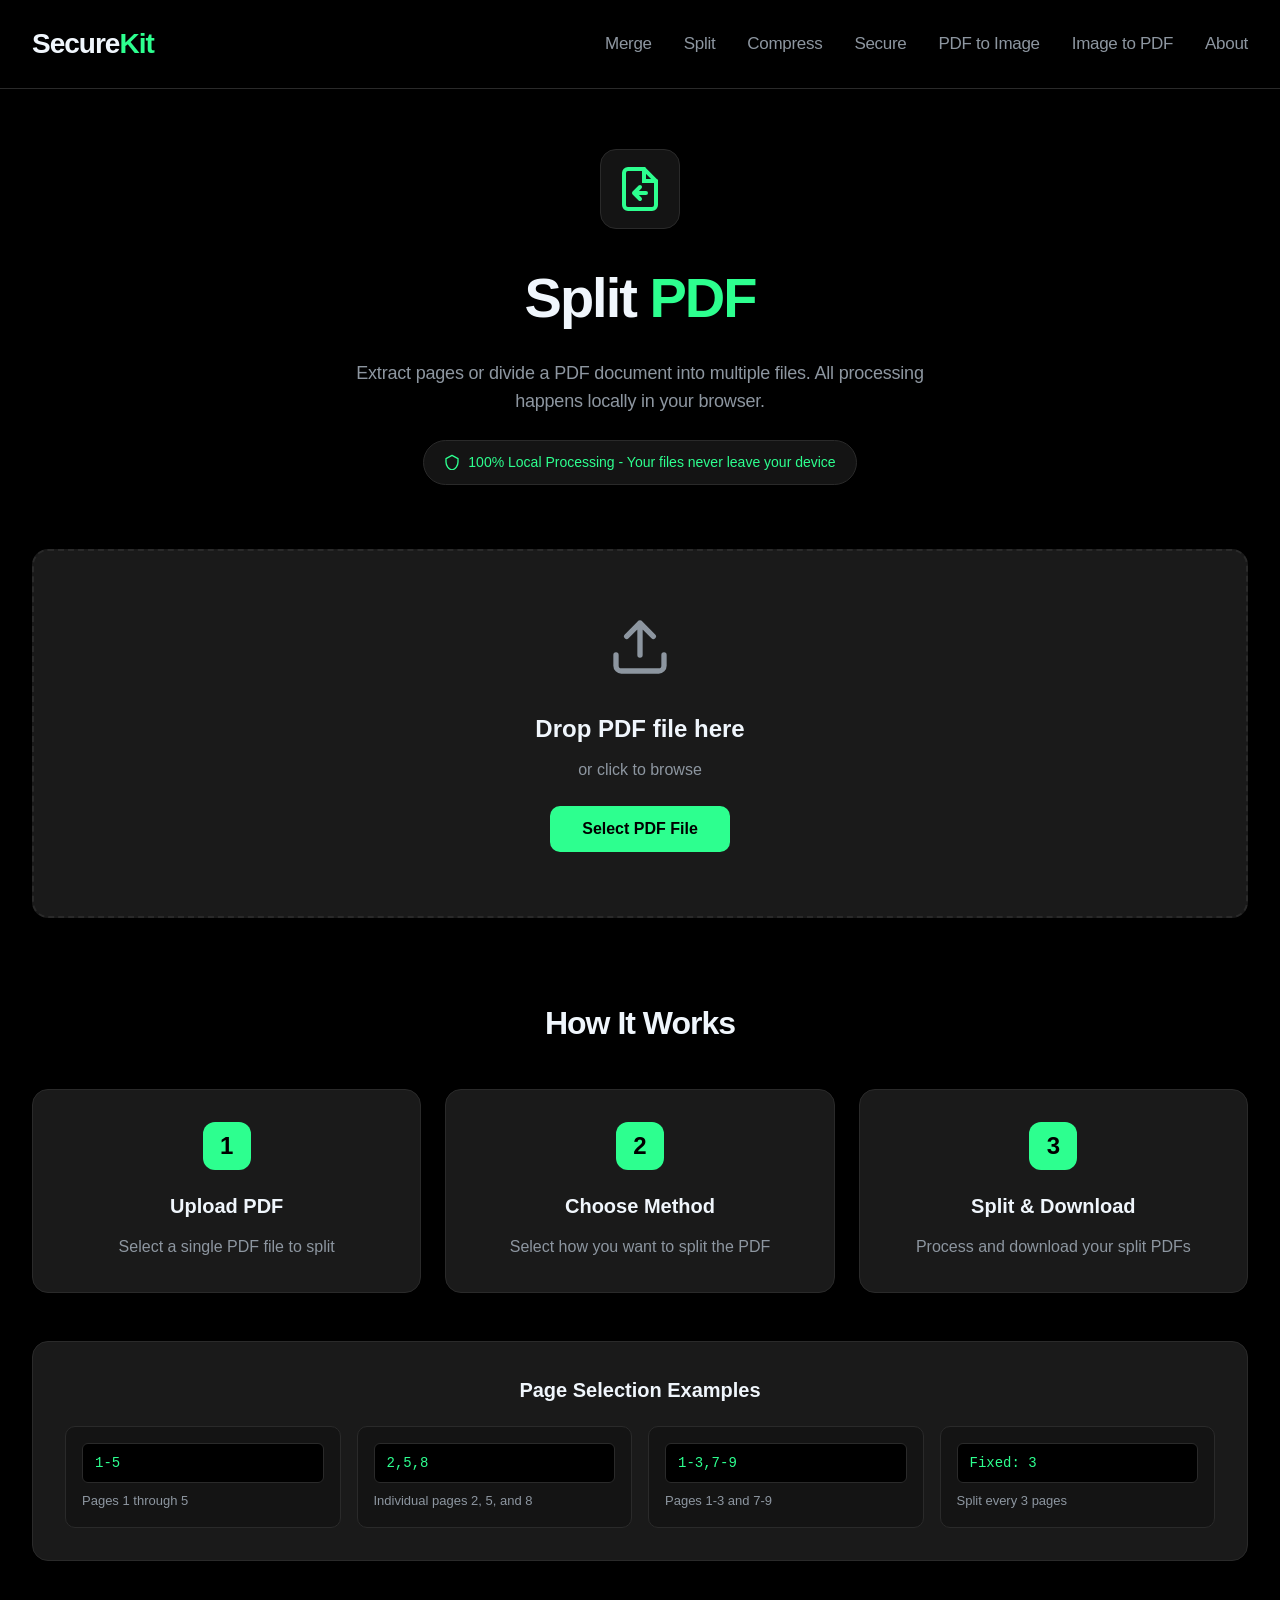
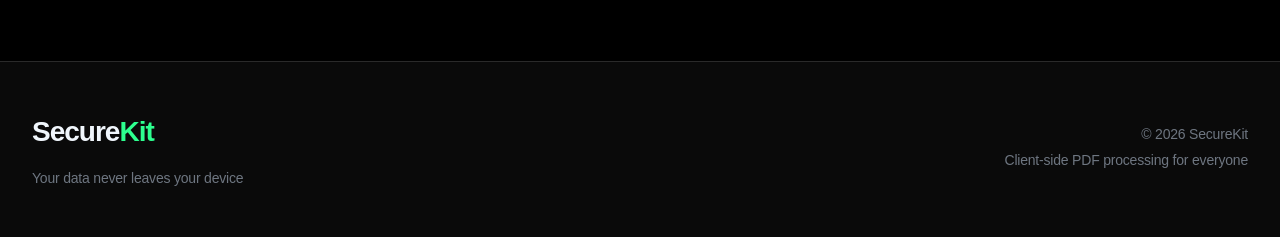
<file: split.html>
<!DOCTYPE html>
<html lang="en">
<head>
    <meta charset="UTF-8">
    <meta name="viewport" content="width=device-width, initial-scale=1.0">
    <meta http-equiv="Content-Security-Policy" content="
    default-src 'self'; 
    script-src 'self';
    style-src 'self' 'unsafe-inline'; 
    img-src 'self' data: blob:; 
    font-src 'self'; 
    connect-src 'self'; 
    object-src 'none'; 
    base-uri 'self'; 
    form-action 'self'; 
">
    <title>Split PDF - SecureKit</title>
    <!-- Must run before any content is parsed. See frame-guard.js. -->
    <script src="frame-guard.js"></script>

    <!-- Install / icons -->
    <link rel="manifest" href="manifest.json">
    <meta name="theme-color" content="#000000">
    <link rel="icon" href="icons/icon.svg" type="image/svg+xml">
    <link rel="icon" href="icons/favicon-32.png" sizes="32x32" type="image/png">
    <link rel="apple-touch-icon" href="icons/apple-touch-icon.png">
    <!-- Safari still needs its own opt-in for standalone mode. -->
    <meta name="apple-mobile-web-app-capable" content="yes">
    <meta name="apple-mobile-web-app-status-bar-style" content="black">
    <meta name="apple-mobile-web-app-title" content="SecureKit">


    <!-- Stylesheets -->
    <link rel="stylesheet" href="style.css">
    <link rel="stylesheet" href="split-style.css">
    <link rel="stylesheet" href="validation-styles.css">
</head>
<body>
    <a class="skip-link" href="#mainContent">Skip to main content</a>

    <div class="grain-overlay" aria-hidden="true"></div>

    <!-- Header -->
    <header>
        <nav class="container" aria-label="Main">
            <a href="index.html#hero" class="logo-link">
                <span class="logo-text">Secure<span class="accent">Kit</span></span>
            </a>

            <ul class="nav-links">
                <li><a href="merge.html">Merge</a></li>
                <li><a href="split.html" aria-current="page">Split</a></li>
                <li><a href="compress.html">Compress</a></li>
                <li><a href="secure.html">Secure</a></li>
                <li><a href="pdf-to-image.html">PDF to Image</a></li>
                <li><a href="image-to-pdf.html">Image to PDF</a></li>
                <li><a href="index.html#about">About</a></li>
            </ul>
        </nav>
    </header>

    <!-- Main Content -->
    <main class="tool-page" id="mainContent" tabindex="-1">
        <div class="container">
            <!-- Tool Header -->
            <div class="tool-header-section">
                <div class="tool-icon-large">
                    <svg aria-hidden="true" focusable="false" width="48" height="48" viewBox="0 0 24 24" fill="none">
                        <path d="M14 2H6a2 2 0 00-2 2v16a2 2 0 002 2h12a2 2 0 002-2V8z" stroke="currentColor" stroke-width="2"/>
                        <path d="M14 2v6h6M12 11l-3 3m0 0l3 3m-3-3h6" stroke="currentColor" stroke-width="2" stroke-linecap="round"/>
                    </svg>
                </div>

                <h1 class="tool-title">Split <span class="accent">PDF</span></h1>
                <p class="tool-description">Extract pages or divide a PDF document into multiple files. All processing happens locally in your browser.</p>

                <div class="security-badge">
                    <svg aria-hidden="true" focusable="false" width="16" height="16" viewBox="0 0 24 24" fill="none">
                        <path d="M12 2L3 7v5c0 5.55 3.84 10.74 9 12 5.16-1.26 9-6.45 9-12V7l-9-5z" stroke="currentColor" stroke-width="2" stroke-linejoin="round"/>
                    </svg>
                    <span>100% Local Processing - Your files never leave your device</span>
                </div>
            </div>

            <!-- Upload Section -->
            <div class="upload-section" id="uploadSection">
                <div class="upload-area" id="uploadArea">
                    <svg aria-hidden="true" focusable="false" width="64" height="64" viewBox="0 0 24 24" fill="none" class="upload-icon">
                        <path d="M21 15v4a2 2 0 01-2 2H5a2 2 0 01-2-2v-4M17 8l-5-5-5 5M12 3v12" stroke="currentColor" stroke-width="2" stroke-linecap="round" stroke-linejoin="round"/>
                    </svg>
                    <h2>Drop PDF file here</h2>
                    <p>or click to browse</p>
                    <input type="file" id="fileInput" accept=".pdf" hidden>
                    <button class="browse-button" id="browseButton">
                        <span>Select PDF File</span>
                    </button>
                </div>
            </div>

            <!-- File Section -->
            <div class="file-section" id="fileSection" style="display: none;">
                <div class="file-header">
                    <h2>Selected File</h2>
                    <button class="secondary-button" id="removeButton">
                        <svg aria-hidden="true" focusable="false" width="16" height="16" viewBox="0 0 24 24" fill="none">
                            <path d="M18 6L6 18M6 6l12 12" stroke="currentColor" stroke-width="2" stroke-linecap="round"/>
                        </svg>
                        <span>Remove</span>
                    </button>
                </div>

                <div class="file-display" id="fileDisplay"></div>

                <!-- Split Options -->
                <div class="split-options" role="radiogroup" aria-labelledby="splitMethodTitle">
                    <h3 class="options-title" id="splitMethodTitle">Select Split Method</h3>

                    <label class="radio-option">
                        <input type="radio" name="splitMode" value="all" checked>
                        <span class="radio-content">
                            <span class="radio-text">
                                <span class="radio-title">Split All Pages</span>
                                <span class="radio-hint">Each page becomes a separate PDF file</span>
                            </span>
                        </span>
                    </label>

                    <label class="radio-option">
                        <input type="radio" name="splitMode" value="custom">
                        <span class="radio-content">
                            <span class="radio-text">
                                <span class="radio-title">Custom Pages</span>
                                <span class="radio-hint">Extract specific pages (e.g., 1,3,5-7)</span>
                            </span>
                        </span>
                        <div class="radio-input-wrapper" style="display: none;">
                            <input type="text" class="split-input" id="customPages" placeholder="e.g., 1,3,5-7" aria-label="Pages to extract">
                        </div>
                    </label>

                    <label class="radio-option">
                        <input type="radio" name="splitMode" value="ranges">
                        <span class="radio-content">
                            <span class="radio-text">
                                <span class="radio-title">Page Ranges</span>
                                <span class="radio-hint">Split into multiple PDFs with specific page ranges</span>
                            </span>
                        </span>
                        <div class="radio-input-wrapper" style="display: none;">
                            <div id="rangesList"></div>
                            <button class="add-range-button" id="addRangeButton">
                                <svg aria-hidden="true" focusable="false" width="16" height="16" viewBox="0 0 24 24" fill="none">
                                    <path d="M12 5v14m-7-7h14" stroke="currentColor" stroke-width="2" stroke-linecap="round"/>
                                </svg>
                                <span>Add Range</span>
                            </button>
                        </div>
                    </label>

                    <label class="radio-option">
                        <input type="radio" name="splitMode" value="fixed">
                        <span class="radio-content">
                            <span class="radio-text">
                                <span class="radio-title">Fixed Pages</span>
                                <span class="radio-hint">Split every N pages into separate files</span>
                            </span>
                        </span>
                        <div class="radio-input-wrapper" style="display: none;">
                            <input type="number" class="split-input" id="fixedPages" placeholder="Pages per file" min="1" aria-label="Pages per file">
                        </div>
                    </label>
                </div>

                <!-- Additional Options Accordion -->
                <div class="options-accordion">
                    <button type="button" class="accordion-header" id="accordionToggle" aria-expanded="false" aria-controls="accordionContent">
                        <span class="accordion-title">
                            <svg aria-hidden="true" focusable="false" width="20" height="20" viewBox="0 0 24 24" fill="none">
                                <path d="M12 6v6m0 0v6m0-6h6m-6 0H6" stroke="currentColor" stroke-width="2" stroke-linecap="round"/>
                            </svg>
                            Additional Options
                        </span>
                        <svg aria-hidden="true" focusable="false" class="accordion-icon" width="20" height="20" viewBox="0 0 24 24" fill="none">
                            <path d="M19 9l-7 7-7-7" stroke="currentColor" stroke-width="2" stroke-linecap="round" stroke-linejoin="round"/>
                        </svg>
                    </button>

                    <div class="accordion-content" id="accordionContent">
                        <div class="option-group">
                            <label for="downloadMode" class="input-label">Download as</label>
                            <select id="downloadMode" class="text-input">
                                <option value="zip" selected>Single ZIP archive (recommended)</option>
                                <option value="individual">Individual files</option>
                            </select>
                            <p class="input-hint">ZIP delivers all split files in one download. Individual files trigger one download per page — your browser may ask permission.</p>
                        </div>

                        <div class="option-group">
                            <label for="baseFilename" class="input-label">Base filename</label>
                            <input type="text" id="baseFilename" class="text-input" placeholder="SplitPDF_20260203">
                            <p class="input-hint">Files will be named as: basefilename_1.pdf, basefilename_2.pdf, etc.</p>
                        </div>
                    </div>
                </div>

                <div class="action-buttons">
                    <button class="secondary-button" id="cancelButton">
                        <svg aria-hidden="true" focusable="false" width="16" height="16" viewBox="0 0 24 24" fill="none">
                            <path d="M18 6L6 18M6 6l12 12" stroke="currentColor" stroke-width="2" stroke-linecap="round"/>
                        </svg>
                        <span>Cancel</span>
                    </button>

                    <button class="primary-button" id="splitButton">
                        <svg aria-hidden="true" focusable="false" width="16" height="16" viewBox="0 0 24 24" fill="none">
                            <path d="M14 2H6a2 2 0 00-2 2v16a2 2 0 002 2h12a2 2 0 002-2V8z" stroke="currentColor" stroke-width="2"/>
                            <path d="M14 2v6h6M12 11l-3 3m0 0l3 3m-3-3h6" stroke="currentColor" stroke-width="2" stroke-linecap="round"/>
                        </svg>
                        <span>Split PDF</span>
                    </button>
                </div>
            </div>

            <!-- Processing Section -->
            <div class="processing-section" id="processingSection" style="display: none;">
                <div class="processing-card">
                    <div class="spinner"></div>
                    <h2 id="processingTitle">Splitting PDF...</h2>
                    <p id="processingMessage">Please wait while we process your file</p>
                    <div class="progress-info" id="progressInfo" role="status" style="display: none;">
                        <div class="progress-text">Creating split <span id="currentFile">1</span> of <span id="totalFiles">1</span></div>
                        <div class="processing-stats" id="processingStats"></div>
                    </div>

                    <div class="processing-actions">
                        <button class="secondary-button" id="stopButton">
                            <svg aria-hidden="true" focusable="false" width="16" height="16" viewBox="0 0 24 24" fill="none">
                                <path d="M18 6L6 18M6 6l12 12" stroke="currentColor" stroke-width="2" stroke-linecap="round"/>
                            </svg>
                            <span>Cancel</span>
                        </button>
                    </div>
                </div>
            </div>

            <div class="completion-section" id="completionSection" style="display: none;">
                <div class="completion-card">
                    <div class="completion-icon">
                        <svg aria-hidden="true" focusable="false" width="28" height="28" viewBox="0 0 24 24" fill="none">
                            <path d="M20 6L9 17l-5-5" stroke="currentColor" stroke-width="2.4" stroke-linecap="round" stroke-linejoin="round"/>
                        </svg>
                    </div>
                    <h2 id="completionTitle">Split Files Ready</h2>
                    <p id="completionSummary">Your split files are ready to save.</p>
                    <div class="completion-stats-grid" id="completionStats"></div>
                    <div class="completion-details" id="completionDetails"></div>
                    <div class="completion-actions">
                        <button class="primary-button" id="saveButton">
                            <svg aria-hidden="true" focusable="false" width="16" height="16" viewBox="0 0 24 24" fill="none">
                                <path d="M19 21H5a2 2 0 0 1-2-2V5a2 2 0 0 1 2-2h11l5 5v11a2 2 0 0 1-2 2z" stroke="currentColor" stroke-width="2"/>
                                <path d="M17 21v-8H7v8M7 3v5h8" stroke="currentColor" stroke-width="2" stroke-linecap="round" stroke-linejoin="round"/>
                            </svg>
                            <span>Save Files</span>
                        </button>
                        <button class="secondary-button" id="anotherButton">
                            <svg aria-hidden="true" focusable="false" width="16" height="16" viewBox="0 0 24 24" fill="none">
                                <path d="M12 5v14m-7-7h14" stroke="currentColor" stroke-width="2" stroke-linecap="round"/>
                            </svg>
                            <span>Split Another</span>
                        </button>
                    </div>
                </div>
            </div>

            <!-- Info Section -->
            <div class="info-section">
                <h2>How It Works</h2>

                <div class="info-grid">
                    <div class="info-card">
                        <div class="info-number">1</div>
                        <h3>Upload PDF</h3>
                        <p>Select a single PDF file to split</p>
                    </div>

                    <div class="info-card">
                        <div class="info-number">2</div>
                        <h3>Choose Method</h3>
                        <p>Select how you want to split the PDF</p>
                    </div>

                    <div class="info-card">
                        <div class="info-number">3</div>
                        <h3>Split & Download</h3>
                        <p>Process and download your split PDFs</p>
                    </div>
                </div>

                <div class="page-selection-guide">
                    <h3>Page Selection Examples</h3>
                    <div class="format-examples">
                        <div class="format-item">
                            <code>1-5</code>
                            <span>Pages 1 through 5</span>
                        </div>
                        <div class="format-item">
                            <code>2,5,8</code>
                            <span>Individual pages 2, 5, and 8</span>
                        </div>
                        <div class="format-item">
                            <code>1-3,7-9</code>
                            <span>Pages 1-3 and 7-9</span>
                        </div>
                        <div class="format-item">
                            <code>Fixed: 3</code>
                            <span>Split every 3 pages</span>
                        </div>
                    </div>
                </div>
            </div>
        </div>
    </main>

    <!-- Footer -->
    <footer>
        <div class="container">
            <div class="footer-content">
                <div class="footer-brand">
                    <a href="index.html#hero" class="footer-logo-link">
                        <span class="logo-text">Secure<span class="accent">Kit</span></span>
                    </a>
                    <p class="footer-tagline">Your data never leaves your device</p>
                </div>

                <div class="footer-info">
                    <p>&copy; 2026 SecureKit</p>
                    <p class="footer-note">Client-side PDF processing for everyone</p>
                </div>
            </div>
        </div>
    </footer>

    <!-- Scripts -->
    <script src="lib/pdf-lib.min.js"></script>
    <script src="lib/jszip.min.js"></script>
    <script src="shared-utils.js"></script>
    <script src="file-size-validation.js"></script>
    <script src="split.js"></script>
    <script src="sw-register.js"></script>
</body>
</html>
</file>
<file: style.css>
* {
    margin: 0;
    padding: 0;
    box-sizing: border-box;
}

:root {
    --bg-primary: #000000;
    --bg-secondary: #0a0a0a;
    --bg-tertiary: #141414;
    --bg-card: #1a1a1a;

    --accent-primary: #2dff8f;
    --accent-secondary: #1fe077;
    --accent-glow: rgba(45, 255, 143, 0.15);

    --text-primary: #f0f6fc;
    --text-secondary: #8d96a0;
    --text-muted: #6e7681;

    --border-color: #2a2a2a;
    --border-subtle: #1a1a1a;

    --shadow-sm: 0 1px 3px rgba(0, 0, 0, 0.12);
    --shadow-md: 0 4px 16px rgba(0, 0, 0, 0.24);
    --shadow-lg: 0 12px 40px rgba(0, 0, 0, 0.4);
    --shadow-glow: 0 0 40px var(--accent-glow);
}

body {
    font-family: 'Inter', -apple-system, BlinkMacSystemFont, 'Segoe UI', Roboto, sans-serif;
    background-color: var(--bg-primary);
    color: var(--text-primary);
    line-height: 1.6;
    overflow-x: hidden;
    -webkit-font-smoothing: antialiased;
    -moz-osx-font-smoothing: grayscale;
}

/* Grain Texture Overlay */
.grain-overlay {
    position: fixed;
    top: 0;
    left: 0;
    width: 100%;
    height: 100%;
    opacity: 0.03;
    z-index: -1;
    pointer-events: none;
    background-image: url("data:image/svg+xml,%3Csvg viewBox='0 0 400 400' xmlns='http://www.w3.org/2000/svg'%3E%3Cfilter id='noiseFilter'%3E%3CfeTurbulance type='fractalNoise' baseFrequency='0.9' numOctaves='4' stitchTiles='stitch'/%3E%3C/filter%3E%3Crect width='100%25' height='100%25' filter='url(%23noiseFilter)'/%3E%3C/svg%3E");
}

.container {
    max-width: 1280px;
    margin: 0 auto;
    padding: 0 32px;
}

/* Header & Navigation */
header {
    background-color: rgba(0, 0, 0, 0.8);
    backdrop-filter: blur(12px) saturate(180%);
    border-bottom: 1px solid var(--border-color);
    position: sticky;
    top: 0;
    z-index: 100;
}

nav {
    display: flex;
    justify-content: space-between;
    align-items: center;
    padding: 28px 0;
    min-height: 88px;
}

/* Logo Styling */
.logo-link {
    text-decoration: none;
    transition: opacity 0.3s ease;
}

.logo-link:hover {
    opacity: 0.8;
}

.logo-text {
    font-size: 28px;
    font-weight: 800;
    letter-spacing: -1px;
    color: var(--text-primary);
}

.accent {
    color: var(--accent-primary);
}

/* Navigation Links */
.nav-links {
    display: flex;
    list-style: none;
    gap: 32px;
    align-items: center;
}

.nav-links a {
    color: var(--text-secondary);
    text-decoration: none;
    font-weight: 500;
    font-size: 17px;
    letter-spacing: -0.3px;
    transition: color 0.3s ease;
    position: relative;
    white-space: nowrap;
    padding: 8px 0;
}

/* Top and Bottom Underline Animation - Opposite Directions */
.nav-links a::before,
.nav-links a::after {
    content: '';
    position: absolute;
    left: 0;
    width: 0;
    height: 2px;
    background: var(--accent-primary);
    transition: width 0.3s ease;
}

/* Top line: right to left */
.nav-links a::before {
    top: 0;
    left: auto;
    right: 0;
    transform-origin: right;
}

/* Bottom line: left to right */
.nav-links a::after {
    bottom: 0;
    transform-origin: left;
}

.nav-links a:hover {
    color: var(--accent-primary);
}

.nav-links a:hover::before,
.nav-links a:hover::after {
    width: 100%;
}

/* Hero Section - Full Screen with Reduced Top Spacing */
.hero {
    min-height: 100vh;
    display: flex;
    align-items: center;
    justify-content: center;
    position: relative;
    overflow: hidden;
    background-color: var(--bg-primary);
    padding: 40px 0 80px;
}

.hero::before {
    content: '';
    position: absolute;
    top: 0;
    left: 50%;
    transform: translateX(-50%);
    width: 800px;
    height: 800px;
    background: radial-gradient(circle, var(--accent-glow) 0%, transparent 70%);
    opacity: 0.4;
    pointer-events: none;
}

.hero-content {
    position: relative;
    z-index: 1;
    text-align: center;
    max-width: 880px;
    margin: 0 auto;
}

.hero-badge {
    display: inline-flex;
    align-items: center;
    gap: 8px;
    padding: 8px 16px;
    background-color: var(--bg-tertiary);
    border: 1px solid var(--border-color);
    border-radius: 100px;
    font-size: 13px;
    font-weight: 500;
    color: var(--text-secondary);
    margin-bottom: 32px;
    letter-spacing: -0.2px;
}

.badge-dot {
    width: 6px;
    height: 6px;
    background-color: var(--accent-primary);
    border-radius: 50%;
    animation: pulse 2s ease-in-out infinite;
}

@keyframes pulse {
    0%, 100% { opacity: 1; }
    50% { opacity: 0.4; }
}

.hero-title {
    font-size: 72px;
    font-weight: 800;
    line-height: 1.1;
    letter-spacing: -2px;
    margin-bottom: 24px;
    color: var(--text-primary);
}

/* Green Highlight */
.highlight {
    color: var(--accent-primary);
    position: relative;
}

.hero-subtitle {
    font-size: 20px;
    line-height: 1.7;
    color: var(--text-secondary);
    margin-bottom: 56px;
    font-weight: 400;
    letter-spacing: -0.3px;
}

.highlight-text {
    color: var(--accent-primary);
    font-weight: 500;
}

.security-features {
    display: flex;
    justify-content: center;
    flex-wrap: wrap;
    gap: 32px;
}

.feature-item {
    display: flex;
    align-items: center;
    gap: 10px;
    color: var(--text-secondary);
    font-size: 15px;
    font-weight: 500;
    letter-spacing: -0.2px;
}

.feature-icon {
    width: 36px;
    height: 36px;
    background-color: var(--bg-tertiary);
    border: 1px solid var(--border-color);
    border-radius: 8px;
    display: flex;
    align-items: center;
    justify-content: center;
    color: var(--accent-primary);
}

/* Tools Section */
.tools-section {
    padding: 100px 0 120px;
    background-color: var(--bg-primary);
}

.section-header {
    text-align: center;
    margin-bottom: 72px;
}

.section-title {
    font-size: 48px;
    font-weight: 700;
    letter-spacing: -1.5px;
    margin-bottom: 16px;
    color: var(--text-primary);
}

.section-description {
    font-size: 18px;
    color: var(--text-secondary);
    font-weight: 400;
    letter-spacing: -0.3px;
}

.tools-grid {
    display: grid;
    grid-template-columns: repeat(auto-fit, minmax(360px, 1fr));
    gap: 24px;
}

.tool-card {
    background-color: var(--bg-card);
    border: 1px solid var(--border-color);
    border-radius: 16px;
    padding: 32px;
    transition: all 0.3s cubic-bezier(0.4, 0, 0.2, 1);
    position: relative;
    overflow: hidden;
}

.tool-card::before {
    content: '';
    position: absolute;
    top: 0;
    left: 0;
    width: 100%;
    height: 100%;
    background: linear-gradient(135deg, var(--accent-glow) 0%, transparent 50%);
    opacity: 0;
    transition: opacity 0.3s ease;
}

.tool-card:hover {
    transform: translateY(-4px);
    border-color: var(--accent-primary);
    box-shadow: var(--shadow-glow);
}

.tool-card:hover::before {
    opacity: 1;
}

.tool-header {
    display: flex;
    align-items: center;
    gap: 16px;
    margin-bottom: 16px;
    position: relative;
    z-index: 1;
}

.tool-icon-wrapper {
    width: 52px;
    height: 52px;
    background-color: var(--bg-tertiary);
    border: 1px solid var(--border-color);
    border-radius: 12px;
    display: flex;
    align-items: center;
    justify-content: center;
    transition: all 0.3s ease;
}

.tool-card:hover .tool-icon-wrapper {
    background-color: var(--accent-primary);
    border-color: var(--accent-primary);
    transform: scale(1.05);
}

.tool-svg {
    color: var(--accent-primary);
    transition: color 0.3s ease;
}

.tool-card:hover .tool-svg {
    color: var(--bg-primary);
}

.tool-card h3 {
    font-size: 20px;
    font-weight: 600;
    color: var(--text-primary);
    letter-spacing: -0.5px;
}

.tool-description {
    color: var(--text-secondary);
    font-size: 15px;
    line-height: 1.6;
    margin-bottom: 24px;
    letter-spacing: -0.2px;
    position: relative;
    z-index: 1;
}

.tool-button {
    background-color: transparent;
    color: var(--accent-primary);
    border: 1px solid var(--border-color);
    padding: 12px 20px;
    border-radius: 10px;
    font-size: 14px;
    font-weight: 600;
    cursor: pointer;
    display: inline-flex;
    align-items: center;
    gap: 8px;
    transition: all 0.3s ease;
    font-family: inherit;
    letter-spacing: -0.2px;
    position: relative;
    z-index: 1;
}

.tool-button svg {
    transition: transform 0.3s ease;
}

.tool-button:hover {
    background-color: var(--accent-primary);
    color: var(--bg-primary);
    border-color: var(--accent-primary);
    transform: translateX(4px);
}

.tool-button:hover svg {
    transform: translateX(4px);
}
/* About Section */
.about-section {
    padding: 100px 0 120px;
    background-color: var(--bg-secondary);
}

.about-grid {
    display: grid;
    grid-template-columns: repeat(auto-fit, minmax(280px, 1fr));
    gap: 24px;
    margin-bottom: 64px;
}

.about-card {
    background-color: var(--bg-card);
    border: 1px solid var(--border-color);
    border-radius: 16px;
    padding: 36px 32px;
    transition: all 0.3s ease;
    position: relative;
}

.about-card:hover {
    transform: translateY(-4px);
    border-color: var(--accent-primary);
}

.about-number {
    font-size: 14px;
    font-weight: 700;
    color: var(--accent-primary);
    margin-bottom: 20px;
    letter-spacing: -0.3px;
}

.about-card h3 {
    font-size: 22px;
    font-weight: 600;
    color: var(--text-primary);
    margin-bottom: 16px;
    letter-spacing: -0.5px;
}

.about-card p {
    color: var(--text-secondary);
    line-height: 1.7;
    font-size: 15px;
    letter-spacing: -0.2px;
}

.tech-section {
    background-color: var(--bg-tertiary);
    border: 1px solid var(--border-color);
    border-left: 3px solid var(--accent-primary);
    border-radius: 16px;
    padding: 40px;
    margin-bottom: 32px;
}

.tech-content h3 {
    font-size: 24px;
    font-weight: 600;
    color: var(--text-primary);
    margin-bottom: 16px;
    letter-spacing: -0.5px;
}

.tech-content p {
    color: var(--text-secondary);
    line-height: 1.8;
    font-size: 16px;
    letter-spacing: -0.3px;
}

/* Developer Section */
.developer-section {
    background-color: var(--bg-card);
    border: 1px solid var(--border-color);
    border-radius: 16px;
    padding: 32px 40px;
    text-align: center;
}

.developer-content p {
    color: var(--text-secondary);
    line-height: 1.8;
    font-size: 16px;
    letter-spacing: -0.3px;
}

.developer-link {
    color: var(--accent-primary);
    text-decoration: none;
    font-weight: 600;
    position: relative;
    transition: all 0.3s ease;
    padding-bottom: 2px;
}

.developer-link::after {
    content: '';
    position: absolute;
    bottom: 0;
    left: 0;
    width: 100%;
    height: 2px;
    background: var(--accent-primary);
    transform: scaleX(0);
    transform-origin: right;
    transition: transform 0.3s ease;
}

.developer-link:hover {
    color: var(--accent-secondary);
}

.developer-link:hover::after {
    transform: scaleX(1);
    transform-origin: left;
}

/* Footer */
footer {
    background-color: var(--bg-secondary);
    border-top: 1px solid var(--border-color);
    padding: 48px 0;
}

.footer-content {
    display: flex;
    justify-content: space-between;
    align-items: center;
}

.footer-brand .footer-logo-link {
    text-decoration: none;
    transition: opacity 0.3s ease;
    display: inline-block;
    margin-bottom: 12px;
}

.footer-brand .footer-logo-link:hover {
    opacity: 0.8;
}

.footer-tagline {
    color: var(--text-muted);
    font-size: 14px;
    letter-spacing: -0.2px;
}

.footer-info {
    text-align: right;
}

.footer-info p {
    color: var(--text-muted);
    font-size: 14px;
    letter-spacing: -0.2px;
    margin-bottom: 4px;
}

.footer-note {
    color: var(--accent-primary);
    font-weight: 500;
}

/* Responsive Design */
@media (max-width: 1024px) {
    .tools-grid {
        grid-template-columns: repeat(2, 1fr);
    }

    .nav-links {
        gap: 24px;
    }

    .nav-links a {
        font-size: 16px;
    }

    .logo-text {
        font-size: 24px;
    }
}

@media (max-width: 768px) {
    .container {
        padding: 0 24px;
    }

    nav {
        flex-direction: column;
        gap: 20px;
        padding: 20px 0;
        min-height: auto;
    }

    .nav-links {
        flex-wrap: wrap;
        justify-content: center;
        gap: 16px;
    }

    .nav-links a {
        font-size: 15px;
    }

    .logo-text {
        font-size: 24px;
    }

    .hero {
        min-height: auto;
        padding: 60px 0 80px;
    }

    .hero-title {
        font-size: 48px;
        letter-spacing: -1.5px;
    }

    .hero-subtitle {
        font-size: 18px;
    }

    .section-title {
        font-size: 36px;
    }

    .tools-grid {
        grid-template-columns: 1fr;
    }

    .about-grid {
        grid-template-columns: 1fr;
    }

    .security-features {
        flex-direction: column;
        align-items: center;
        gap: 20px;
    }

    .footer-content {
        flex-direction: column;
        gap: 32px;
        text-align: center;
    }

    .footer-info {
        text-align: center;
    }

    .developer-section {
        padding: 28px 24px;
    }

    .developer-content p {
        font-size: 15px;
    }
}

@media (max-width: 480px) {
    .hero-title {
        font-size: 36px;
    }

    .hero-subtitle {
        font-size: 16px;
    }

    .section-title {
        font-size: 28px;
    }

    .tool-card {
        padding: 24px;
    }

    .nav-links {
        gap: 12px;
    }

    .nav-links a {
        font-size: 14px;
    }

    .logo-text {
        font-size: 22px;
    }
}

/* Smooth Scrolling */
html {
    scroll-behavior: smooth;
}

/* Selection */
::selection {
    background-color: var(--accent-primary);
    color: var(--bg-primary);
}

/* Focus States */
button:focus-visible,
a:focus-visible,
[tabindex]:focus-visible {
    outline: 2px solid var(--accent-primary);
    outline-offset: 2px;
}

/*
 * Text inputs and selects clear the native outline and draw their own ring.
 * The ring has to stay visible against the dark card, so keyboard focus gets a
 * real outline on top of whatever colour the component chose.
 */
input:focus-visible,
select:focus-visible,
textarea:focus-visible {
    outline: 2px solid var(--accent-primary);
    outline-offset: 1px;
}

/* ============================================
   ACCESSIBILITY UTILITIES
   ============================================ */

/*
 * Hides content from sight while leaving it in the accessibility tree and in
 * the tab order. Unlike display:none or visibility:hidden, an element styled
 * this way can still be focused and announced.
 */
.sr-only {
    position: absolute;
    width: 1px;
    height: 1px;
    margin: -1px;
    padding: 0;
    overflow: hidden;
    clip: rect(0, 0, 0, 0);
    clip-path: inset(50%);
    white-space: nowrap;
    border: 0;
}

/*
 * First thing in the tab order on every page: lets keyboard users jump past
 * the seven-item tool nav instead of tabbing through it on every page.
 */
.skip-link {
    /* Fixed, not absolute: an absolute link is pinned to the top of the
       document, so it lands off-screen whenever the page is scrolled. */
    position: fixed;
    top: 0;
    left: 50%;
    transform: translate(-50%, -110%);
    z-index: 10001;
    padding: 12px 24px;
    background-color: var(--accent-primary);
    color: var(--bg-primary);
    font-size: 15px;
    font-weight: 600;
    text-decoration: none;
    border-radius: 0 0 10px 10px;
    transition: transform 0.2s ease;
}

.skip-link:focus {
    transform: translate(-50%, 0);
}

/* The skip target should not draw a focus ring when it receives focus. */
main:focus {
    outline: none;
}

/*
 * Section headings are focused when the workflow moves between stages, so the
 * screen reader announces where it landed. That focus is programmatic, not a
 * tab stop, so it should not paint a ring.
 */
[data-stage-heading]:focus {
    outline: none;
}
</file>
<file: compress-style.css>
/* Compress Page Specific Styles */

.tool-page {
    min-height: calc(100vh - 88px);
    padding: 60px 0 100px;
    background-color: var(--bg-primary);
}

/* Tool Header */
.tool-header-section {
    text-align: center;
    margin-bottom: 64px;
}

.tool-icon-large {
    width: 80px;
    height: 80px;
    margin: 0 auto 24px;
    background-color: var(--bg-tertiary);
    border: 1px solid var(--border-color);
    border-radius: 16px;
    display: flex;
    align-items: center;
    justify-content: center;
    color: var(--accent-primary);
}

.tool-title {
    font-size: 56px;
    font-weight: 800;
    letter-spacing: -2px;
    margin-bottom: 16px;
    color: var(--text-primary);
}

.tool-description {
    font-size: 18px;
    color: var(--text-secondary);
    margin-bottom: 24px;
    line-height: 1.6;
    max-width: 600px;
    margin-left: auto;
    margin-right: auto;
}

.security-badge {
    display: inline-flex;
    align-items: center;
    gap: 8px;
    padding: 10px 20px;
    background-color: var(--bg-tertiary);
    border: 1px solid var(--border-color);
    border-radius: 100px;
    color: var(--accent-primary);
    font-size: 14px;
    font-weight: 500;
}

.security-badge svg {
    color: var(--accent-primary);
}

/* Upload Section */
.upload-section {
    margin-bottom: 48px;
}

.upload-area {
    background-color: var(--bg-card);
    border: 2px dashed var(--border-color);
    border-radius: 16px;
    padding: 64px 32px;
    text-align: center;
    transition: all 0.3s ease;
    cursor: pointer;
}

.upload-area:hover,
.upload-area.drag-over {
    border-color: var(--accent-primary);
    background-color: rgba(45, 255, 143, 0.05);
}

.upload-icon {
    color: var(--text-secondary);
    margin-bottom: 24px;
    transition: color 0.3s ease;
}

.upload-area:hover .upload-icon {
    color: var(--accent-primary);
}

.upload-area h2 {
    font-size: 24px;
    font-weight: 600;
    color: var(--text-primary);
    margin-bottom: 8px;
}

.upload-area p {
    color: var(--text-secondary);
    margin-bottom: 24px;
}

.browse-button {
    background-color: var(--accent-primary);
    color: var(--bg-primary);
    border: none;
    padding: 14px 32px;
    border-radius: 10px;
    font-size: 16px;
    font-weight: 600;
    cursor: pointer;
    transition: all 0.3s ease;
    font-family: inherit;
    display: inline-flex;
    align-items: center;
    gap: 8px;
}

.browse-button:hover {
    background-color: var(--accent-secondary);
    transform: translateY(-2px);
    box-shadow: 0 8px 24px rgba(45, 255, 143, 0.3);
}

/* Files Section */
.files-section {
    margin-bottom: 48px;
}

.files-header {
    display: flex;
    justify-content: space-between;
    align-items: center;
    margin-bottom: 24px;
}

.files-header h2 {
    font-size: 24px;
    font-weight: 600;
    color: var(--text-primary);
}

.files-list {
    background-color: var(--bg-card);
    border: 1px solid var(--border-color);
    border-radius: 16px;
    padding: 16px;
    margin-bottom: 32px;
    min-height: 150px;
}

.file-item {
    background-color: var(--bg-tertiary);
    border: 1px solid var(--border-color);
    border-radius: 12px;
    padding: 16px;
    margin-bottom: 12px;
    display: flex;
    align-items: center;
    gap: 16px;
    transition: all 0.3s ease;
}

.file-item:last-child {
    margin-bottom: 0;
}

.file-item:hover {
    border-color: var(--accent-primary);
    background-color: rgba(45, 255, 143, 0.05);
}

.file-icon {
    width: 48px;
    height: 48px;
    background-color: var(--bg-primary);
    border: 1px solid var(--border-color);
    border-radius: 8px;
    display: flex;
    align-items: center;
    justify-content: center;
    color: var(--accent-primary);
    flex-shrink: 0;
}

.file-info {
    flex: 1;
    min-width: 0;
}

.file-name {
    font-size: 16px;
    font-weight: 500;
    color: var(--text-primary);
    margin-bottom: 4px;
    white-space: nowrap;
    overflow: hidden;
    text-overflow: ellipsis;
}

.file-size {
    font-size: 14px;
    color: var(--text-secondary);
}

/* Compression Options Section */
.compression-options-section {
    margin-bottom: 32px;
}

.compression-options-section h2 {
    font-size: 20px;
    font-weight: 600;
    color: var(--text-primary);
    margin-bottom: 20px;
}

.compression-levels {
    display: flex;
    flex-direction: column;
    gap: 16px;
}

/* Compression Option Styling */
.compression-option {
    background-color: var(--bg-card);
    border: 2px solid var(--border-color);
    border-radius: 12px;
    padding: 20px;
    cursor: pointer;
    transition: all 0.3s ease;
    display: block;
}

.compression-option:hover {
    border-color: var(--accent-primary);
    background-color: rgba(45, 255, 143, 0.05);
}

/*
 * These inputs used to be display:none, which took them out of the tab order
 * and out of the accessibility tree - the compression level could not be
 * changed without a mouse. Clipping keeps them invisible but focusable.
 */
.compression-option input[type="radio"] {
    position: absolute;
    width: 1px;
    height: 1px;
    margin: -1px;
    overflow: hidden;
    clip: rect(0, 0, 0, 0);
    clip-path: inset(50%);
}

/* The input itself is 1px, so the visible option carries the focus ring. */
.compression-option input[type="radio"]:focus-visible + .option-content {
    outline: 2px solid var(--accent-primary);
    outline-offset: 2px;
    border-radius: 8px;
}

.compression-option input[type="radio"]:checked + .option-content {
    border-left: 3px solid var(--accent-primary);
    padding-left: 17px;
}

.compression-option input[type="radio"]:checked + .option-content .option-circle {
    background-color: var(--accent-primary);
    border-color: var(--accent-primary);
}

.compression-option input[type="radio"]:checked + .option-content .option-circle::after {
    opacity: 1;
    transform: scale(1);
}

.option-content {
    transition: all 0.3s ease;
}

.option-header {
    display: flex;
    align-items: center;
    gap: 12px;
    margin-bottom: 8px;
}

.option-circle {
    width: 22px;
    height: 22px;
    border: 2px solid var(--border-color);
    border-radius: 50%;
    position: relative;
    transition: all 0.3s ease;
    flex-shrink: 0;
}

.option-circle::after {
    content: '';
    position: absolute;
    top: 50%;
    left: 50%;
    transform: translate(-50%, -50%) scale(0);
    width: 10px;
    height: 10px;
    background-color: var(--bg-primary);
    border-radius: 50%;
    opacity: 0;
    transition: all 0.3s ease;
}

.option-title-group {
    display: flex;
    align-items: center;
    gap: 8px;
    flex-wrap: wrap;
}

.option-title {
    font-size: 16px;
    font-weight: 600;
    color: var(--text-primary);
}

.recommended-badge {
    background-color: var(--accent-primary);
    color: var(--bg-primary);
    padding: 2px 8px;
    border-radius: 6px;
    font-size: 11px;
    font-weight: 700;
    text-transform: uppercase;
    letter-spacing: 0.5px;
}

.option-description {
    font-size: 14px;
    color: var(--text-secondary);
    margin-left: 34px;
    line-height: 1.5;
}

.option-input-wrapper {
    margin-top: 16px;
    margin-left: 34px;
}

/* Size Input Group */
.size-input-group {
    display: flex;
    gap: 12px;
    align-items: center;
}

.size-input {
    flex: 1;
    max-width: 150px;
    background-color: var(--bg-tertiary);
    border: 1px solid var(--border-color);
    border-radius: 8px;
    padding: 10px 12px;
    color: var(--text-primary);
    font-size: 14px;
    transition: all 0.3s ease;
}

.size-input:focus {
    outline: none;
    border-color: var(--accent-primary);
    box-shadow: 0 0 0 3px rgba(45, 255, 143, 0.1);
}

.size-unit {
    background-color: var(--bg-tertiary);
    border: 1px solid var(--border-color);
    border-radius: 8px;
    padding: 10px 12px;
    color: var(--text-primary);
    font-size: 14px;
    cursor: pointer;
    transition: all 0.3s ease;
}

.size-unit:focus {
    outline: none;
    border-color: var(--accent-primary);
}

.input-hint {
    font-size: 12px;
    color: var(--text-muted);
    margin-top: 8px;
}

.compression-notice {
    background-color: rgba(255, 152, 0, 0.08);
    border: 1px solid rgba(255, 152, 0, 0.45);
    border-radius: 12px;
    padding: 18px 20px;
    margin-bottom: 32px;
}

.compression-notice h3 {
    font-size: 15px;
    font-weight: 600;
    color: #ffb84d;
    margin-bottom: 8px;
}

.compression-notice p {
    font-size: 14px;
    line-height: 1.6;
    color: var(--text-secondary);
}

/* Options Accordion */
.options-accordion {
    background-color: var(--bg-card);
    border: 1px solid var(--border-color);
    border-radius: 16px;
    margin-bottom: 24px;
    overflow: hidden;
}

.accordion-header {
    width: 100%;
    background-color: transparent;
    border: none;
    padding: 20px 24px;
    display: flex;
    justify-content: space-between;
    align-items: center;
    cursor: pointer;
    transition: all 0.3s ease;
    color: var(--text-primary);
}

.accordion-header:hover {
    background-color: rgba(45, 255, 143, 0.05);
}

.accordion-title {
    display: flex;
    align-items: center;
    gap: 12px;
    font-size: 18px;
    font-weight: 600;
}

.accordion-title svg {
    color: var(--accent-primary);
}

.accordion-icon {
    color: var(--text-secondary);
    transition: transform 0.3s ease;
}

.accordion-header.active .accordion-icon {
    transform: rotate(180deg);
}

.accordion-content {
    max-height: 0;
    overflow: hidden;
    transition: max-height 0.3s ease;
}

.accordion-content.active {
    max-height: 300px;
    padding: 0 24px 24px;
}

.option-group {
    margin-bottom: 20px;
}

.option-group:last-child {
    margin-bottom: 0;
}

.input-label {
    display: block;
    font-size: 15px;
    font-weight: 500;
    color: var(--text-primary);
    margin-bottom: 8px;
}

.text-input {
    width: 100%;
    background-color: var(--bg-tertiary);
    border: 1px solid var(--border-color);
    border-radius: 10px;
    padding: 12px 16px;
    color: var(--text-primary);
    font-size: 15px;
    font-family: inherit;
    transition: all 0.3s ease;
}

.text-input:focus {
    outline: none;
    border-color: var(--accent-primary);
    box-shadow: 0 0 0 3px rgba(45, 255, 143, 0.1);
}

.text-input::placeholder {
    color: var(--text-muted);
}

.processing-actions {
    margin-top: 24px;
    display: flex;
    justify-content: center;
}

/* Action Buttons */
.action-buttons {
    display: flex;
    gap: 16px;
    justify-content: flex-start;
    width: 100%;
}

.primary-button {
    background-color: var(--accent-primary);
    color: var(--bg-primary);
    border: none;
    padding: 14px 32px;
    border-radius: 10px;
    font-size: 16px;
    font-weight: 600;
    cursor: pointer;
    transition: all 0.3s ease;
    font-family: inherit;
    display: inline-flex;
    align-items: center;
    justify-content: center;
    gap: 8px;
}

.action-buttons .primary-button {
    flex: 1 1 auto;
    width: 100%;
}

.primary-button:hover {
    background-color: var(--accent-secondary);
    transform: translateY(-2px);
    box-shadow: 0 8px 24px rgba(45, 255, 143, 0.3);
}

.primary-button:disabled {
    opacity: 0.5;
    cursor: not-allowed;
    transform: none;
}

.secondary-button {
    background-color: transparent;
    color: var(--text-secondary);
    border: 1px solid var(--border-color);
    padding: 14px 24px;
    border-radius: 10px;
    font-size: 16px;
    font-weight: 600;
    cursor: pointer;
    transition: all 0.3s ease;
    font-family: inherit;
    display: inline-flex;
    align-items: center;
    justify-content: center;
    gap: 8px;
    flex: 0 0 auto;
}

.secondary-button:hover {
    background-color: var(--bg-tertiary);
    border-color: var(--accent-primary);
    color: var(--accent-primary);
}

/* Processing Section */
.processing-section {
    margin-bottom: 48px;
    width: 100%;
    justify-content: center;
    align-items: flex-start;
}

.processing-card {
    background-color: var(--bg-card);
    border: 1px solid var(--border-color);
    border-radius: 16px;
    padding: 64px 32px;
    text-align: center;
    width: min(100%, 540px);
    margin: 0 auto;
}

.spinner {
    width: 64px;
    height: 64px;
    border: 4px solid var(--border-color);
    border-top: 4px solid var(--accent-primary);
    border-radius: 50%;
    animation: spin 1s linear infinite;
    margin: 0 auto 24px;
}

@keyframes spin {
    0% { transform: rotate(0deg); }
    100% { transform: rotate(360deg); }
}

.processing-card h2 {
    font-size: 24px;
    font-weight: 600;
    color: var(--text-primary);
    margin-bottom: 8px;
}

.processing-card p {
    color: var(--text-secondary);
}

.progress-info {
    margin-top: 16px;
}

.progress-text {
    font-size: 14px;
    color: var(--text-secondary);
    margin-bottom: 12px;
}

.progress-text span {
    color: var(--accent-primary);
    font-weight: 600;
}

.compression-stats {
    display: inline-block;
    background-color: var(--bg-tertiary);
    border-radius: 8px;
    padding: 12px 20px;
    font-size: 14px;
    color: var(--text-secondary);
}

.compression-stats strong {
    color: var(--accent-primary);
    font-weight: 600;
}

/* Completion Section */
.completion-section {
    margin-bottom: 48px;
    width: 100%;
}

.completion-card {
    background-color: var(--bg-card);
    border: 1px solid var(--border-color);
    border-radius: 24px;
    padding: 40px 32px;
    text-align: center;
    width: min(100%, 960px);
    margin: 0 auto;
}

.completion-icon {
    width: 72px;
    height: 72px;
    margin: 0 auto 24px;
    border-radius: 999px;
    display: flex;
    align-items: center;
    justify-content: center;
    background-color: rgba(45, 255, 143, 0.12);
    color: var(--accent-primary);
}

.completion-card h2 {
    font-size: 30px;
    font-weight: 700;
    color: var(--text-primary);
    margin-bottom: 12px;
}

.completion-card p {
    color: var(--text-secondary);
}

.completion-stats-grid {
    display: grid;
    grid-template-columns: repeat(auto-fit, minmax(180px, 1fr));
    gap: 16px;
    margin: 32px 0 24px;
    text-align: left;
}

.completion-stat {
    background-color: var(--bg-tertiary);
    border: 1px solid var(--border-color);
    border-radius: 14px;
    padding: 18px;
}

.completion-stat-label {
    display: block;
    font-size: 13px;
    color: var(--text-tertiary);
    margin-bottom: 8px;
    text-transform: uppercase;
    letter-spacing: 0.08em;
}

.completion-stat-value {
    display: block;
    font-size: 20px;
    font-weight: 700;
    color: var(--text-primary);
}

.completion-details {
    text-align: left;
    margin-top: 12px;
}

.completion-note {
    background-color: var(--bg-tertiary);
    border: 1px solid var(--border-color);
    border-radius: 14px;
    padding: 18px;
    color: var(--text-secondary);
    line-height: 1.6;
    margin-bottom: 12px;
}

.completion-note strong {
    color: var(--text-primary);
}

.completion-list {
    display: grid;
    gap: 10px;
}

.completion-list-item {
    display: flex;
    justify-content: space-between;
    gap: 16px;
    align-items: center;
    padding: 14px 16px;
    background-color: var(--bg-tertiary);
    border: 1px solid var(--border-color);
    border-radius: 12px;
}

.completion-list-item strong {
    color: var(--text-primary);
}

.completion-list-item span {
    color: var(--text-secondary);
    font-size: 14px;
}

.completion-actions {
    display: flex;
    gap: 16px;
    justify-content: center;
    margin-top: 28px;
}

/* Info Section */
.info-section {
    margin-top: 80px;
}

.info-section h2 {
    font-size: 32px;
    font-weight: 700;
    color: var(--text-primary);
    text-align: center;
    margin-bottom: 40px;
    letter-spacing: -1px;
}

.info-grid {
    display: grid;
    grid-template-columns: repeat(auto-fit, minmax(250px, 1fr));
    gap: 24px;
    margin-bottom: 48px;
}

.info-card {
    background-color: var(--bg-card);
    border: 1px solid var(--border-color);
    border-radius: 16px;
    padding: 32px;
    text-align: center;
}

.info-number {
    width: 48px;
    height: 48px;
    background-color: var(--accent-primary);
    color: var(--bg-primary);
    border-radius: 12px;
    display: flex;
    align-items: center;
    justify-content: center;
    font-size: 24px;
    font-weight: 700;
    margin: 0 auto 20px;
}

.info-card h3 {
    font-size: 20px;
    font-weight: 600;
    color: var(--text-primary);
    margin-bottom: 12px;
}

.info-card p {
    color: var(--text-secondary);
    line-height: 1.6;
}

/* Compression Guide */
.compression-guide {
    background-color: var(--bg-card);
    border: 1px solid var(--border-color);
    border-radius: 16px;
    padding: 32px;
}

.compression-guide h3 {
    font-size: 20px;
    font-weight: 600;
    color: var(--text-primary);
    margin-bottom: 24px;
    text-align: center;
}

.guide-grid {
    display: grid;
    grid-template-columns: repeat(auto-fit, minmax(250px, 1fr));
    gap: 20px;
}

.guide-item {
    background-color: var(--bg-tertiary);
    border: 1px solid var(--border-color);
    border-radius: 10px;
    padding: 20px;
}

.guide-item.recommended-guide {
    border-color: var(--accent-primary);
    background-color: rgba(45, 255, 143, 0.05);
}

.guide-header {
    display: flex;
    align-items: center;
    gap: 10px;
    margin-bottom: 12px;
}

.guide-header svg {
    color: var(--accent-primary);
    flex-shrink: 0;
}

.guide-header span {
    font-size: 15px;
    font-weight: 600;
    color: var(--text-primary);
}

.guide-item p {
    font-size: 13px;
    color: var(--text-secondary);
    line-height: 1.6;
}

/* Responsive */
@media (max-width: 768px) {
    .tool-title {
        font-size: 40px;
    }

    .upload-area {
        padding: 48px 24px;
    }

    .files-header {
        flex-direction: column;
        gap: 16px;
        align-items: flex-start;
    }

    .action-buttons {
        flex-direction: column-reverse;
    }

    .action-buttons button {
        width: 100%;
        justify-content: center;
    }

    .completion-actions {
        flex-direction: column;
    }

    .completion-actions button {
        width: 100%;
        justify-content: center;
    }

    .info-grid {
        grid-template-columns: 1fr;
    }

    .guide-grid {
        grid-template-columns: 1fr;
    }

    .size-input-group {
        flex-direction: column;
        align-items: stretch;
    }

    .size-input {
        max-width: 100%;
    }
}

@media (max-width: 480px) {
    .tool-title {
        font-size: 32px;
    }

    .option-description {
        margin-left: 0;
    }

    .option-input-wrapper {
        margin-left: 0;
    }
}
</file>
<file: validation-styles.css>
/* ============================================
   FILE SIZE VALIDATION STYLES
   SecureKit - Client-Side PDF Processing
   ============================================ */

/* ============================================
   ANIMATIONS
   ============================================ */

@keyframes slideDown {
    from {
        opacity: 0;
        transform: translateX(-50%) translateY(-20px);
    }
    to {
        opacity: 1;
        transform: translateX(-50%) translateY(0);
    }
}

@keyframes slideUp {
    from {
        opacity: 1;
        transform: translateX(-50%) translateY(0);
    }
    to {
        opacity: 0;
        transform: translateX(-50%) translateY(-20px);
    }
}

@keyframes fadeIn {
    from {
        opacity: 0;
    }
    to {
        opacity: 1;
    }
}

/* ============================================
   VALIDATION MESSAGES
   ============================================ */

.validation-message {
    font-family: 'Inter', -apple-system, BlinkMacSystemFont, 'Segoe UI', sans-serif;
    line-height: 1.5;
}

/* Error Messages */
.validation-error {
    background-color: #1a1a1a;
    border: 2px solid #ff4444;
    color: #f0f6fc;
}

/* Warning Messages */
.validation-warning {
    background-color: #ff9800;
    color: #000000;
}
/* ============================================
   TOTAL SIZE INDICATOR
   ============================================ */

#totalSizeIndicator {
    font-size: 13px;
    color: var(--text-secondary, #8b949e);
    margin-top: 4px;
    font-weight: 500;
}

#totalSizeIndicator span {
    transition: color 0.3s ease;
}

/* Warning color when approaching limit */
#totalSizeIndicator .size-warning {
    color: #ff9800;
}

/* Danger color when over limit */
#totalSizeIndicator .size-danger {
    color: #ff4444;
}

/* ============================================
   RESPONSIVE ADJUSTMENTS
   ============================================ */

@media (max-width: 768px) {
    .validation-message {
        max-width: 95%;
        font-size: 14px;
        padding: 14px 20px;
    }
}

@media (max-width: 480px) {
    .validation-message {
        top: 10px;
        font-size: 13px;
        padding: 12px 16px;
    }

    .validation-message svg {
        width: 18px;
        height: 18px;
    }
}

/* ============================================
   DARK MODE COMPATIBILITY
   ============================================ */

@media (prefers-color-scheme: dark) {
    .validation-error {
        background-color: #1a1a1a;
        border-color: #ff4444;
        color: #f0f6fc;
    }
}

/* ============================================
   ACCESSIBILITY IMPROVEMENTS
   ============================================ */

/* Ensure messages are visible for screen readers */
.validation-message[role="alert"] {
    position: fixed;
}
/* ============================================
   PRINT STYLES
   ============================================ */

@media print {.validation-message {
        display: none;
    }
}

/* ============================================
   HIGH CONTRAST MODE
   ============================================ */

@media (prefers-contrast: high) {
    .validation-error {
        border-width: 3px;
    }

    .validation-warning {
        border: 2px solid #000000;
    }
}

/* ============================================
   REDUCED MOTION
   ============================================ */

@media (prefers-reduced-motion: reduce) {
    .validation-message {
        animation: none;
    }
    @keyframes slideDown {
        from, to {
            opacity: 1;
            transform: translateX(-50%) translateY(0);
        }
    }

    @keyframes slideUp {
        from, to {
            opacity: 0;
            transform: translateX(-50%) translateY(0);
        }
    }
}

/* ============================================
   ADDITIONAL UTILITY CLASSES
   ============================================ */

/* Success indicator (for future use) */
.validation-success {
    background-color: #2dff8f;
    color: #000000;
    border: 2px solid #2dff8f;
}
@keyframes spin {
    to {
        transform: rotate(360deg);
    }
}

/* ============================================
   Z-INDEX MANAGEMENT
   ============================================ */

/* Ensure validation messages appear above everything */
.validation-message {
    z-index: 10000;
}
</file>
<file: merge-style.css>
/* Merge Page Specific Styles */

.tool-page {
    min-height: calc(100vh - 88px);
    padding: 60px 0 100px;
    background-color: var(--bg-primary);
}

/* Tool Header */
.tool-header-section {
    text-align: center;
    margin-bottom: 64px;
}

.tool-icon-large {
    width: 80px;
    height: 80px;
    margin: 0 auto 24px;
    background-color: var(--bg-tertiary);
    border: 1px solid var(--border-color);
    border-radius: 16px;
    display: flex;
    align-items: center;
    justify-content: center;
    color: var(--accent-primary);
}

.tool-title {
    font-size: 56px;
    font-weight: 800;
    letter-spacing: -2px;
    margin-bottom: 16px;
    color: var(--text-primary);
}

.tool-description {
    font-size: 18px;
    color: var(--text-secondary);
    margin-bottom: 24px;
    line-height: 1.6;
    max-width: 600px;
    margin-left: auto;
    margin-right: auto;
}

.security-badge {
    display: inline-flex;
    align-items: center;
    gap: 8px;
    padding: 10px 20px;
    background-color: var(--bg-tertiary);
    border: 1px solid var(--border-color);
    border-radius: 100px;
    color: var(--accent-primary);
    font-size: 14px;
    font-weight: 500;
}

.security-badge svg {
    color: var(--accent-primary);
}

/* Upload Section */
.upload-section {
    margin-bottom: 48px;
}

.upload-area {
    background-color: var(--bg-card);
    border: 2px dashed var(--border-color);
    border-radius: 16px;
    padding: 64px 32px;
    text-align: center;
    transition: all 0.3s ease;
    cursor: pointer;
}

.upload-area:hover,
.upload-area.drag-over {
    border-color: var(--accent-primary);
    background-color: rgba(45, 255, 143, 0.05);
}

.upload-icon {
    color: var(--text-secondary);
    margin-bottom: 24px;
    transition: color 0.3s ease;
}

.upload-area:hover .upload-icon {
    color: var(--accent-primary);
}

.upload-area h2 {
    font-size: 24px;
    font-weight: 600;
    color: var(--text-primary);
    margin-bottom: 8px;
}

.upload-area p {
    color: var(--text-secondary);
    margin-bottom: 24px;
}

.browse-button {
    background-color: var(--accent-primary);
    color: var(--bg-primary);
    border: none;
    padding: 14px 32px;
    border-radius: 10px;
    font-size: 16px;
    font-weight: 600;
    cursor: pointer;
    transition: all 0.3s ease;
    font-family: inherit;
    display: inline-flex;
    align-items: center;
    gap: 8px;
}

.browse-button:hover {
    background-color: var(--accent-secondary);
    transform: translateY(-2px);
    box-shadow: 0 8px 24px rgba(45, 255, 143, 0.3);
}

/* Files Section */
.files-section {
    margin-bottom: 48px;
}

.files-header {
    display: flex;
    justify-content: space-between;
    align-items: center;
    margin-bottom: 24px;
}

.files-header h2 {
    font-size: 24px;
    font-weight: 600;
    color: var(--text-primary);
}

.files-list {
    background-color: var(--bg-card);
    border: 1px solid var(--border-color);
    border-radius: 16px;
    padding: 16px;
    margin-bottom: 24px;
    min-height: 200px;
}

.file-item {
    background-color: var(--bg-tertiary);
    border: 1px solid var(--border-color);
    border-radius: 12px;
    padding: 18px;
    margin-bottom: 12px;
    display: flex;
    align-items: flex-start;
    gap: 16px;
    transition: all 0.3s ease;
    cursor: move;
    flex-wrap: nowrap;
}

.file-item:last-child {
    margin-bottom: 0;
}

.file-item:hover {
    border-color: var(--accent-primary);
    background-color: rgba(45, 255, 143, 0.05);
}

.file-item.dragging {
    opacity: 0.5;
}

.drag-handle {
    color: var(--text-muted);
    cursor: grab;
    display: flex;
    flex-direction: column;
    gap: 2px;
}

.drag-handle:active {
    cursor: grabbing;
}
.file-icon {
    width: 48px;
    height: 48px;
    background-color: var(--bg-primary);
    border: 1px solid var(--border-color);
    border-radius: 8px;
    display: flex;
    align-items: center;
    justify-content: center;
    color: var(--accent-primary);
    flex-shrink: 0;
}

.file-info {
    flex: 1;
    min-width: 0;
}

.file-header-row {
    display: flex;
    align-items: flex-start;
    justify-content: space-between;
    gap: 16px;
    width: 100%;
}

.file-meta {
    min-width: 0;
    flex: 1;
}

.file-name {
    font-size: 16px;
    font-weight: 600;
    color: var(--text-primary);
    margin-bottom: 6px;
    line-height: 1.45;
    word-break: break-word;
    overflow-wrap: anywhere;
}

.file-details {
    font-size: 14px;
    color: var(--text-secondary);
    line-height: 1.5;
}

.remove-file {
    width: 40px;
    height: 40px;
    background-color: transparent;
    border: 1px solid var(--border-color);
    border-radius: 10px;
    display: inline-flex;
    align-items: center;
    justify-content: center;
    cursor: pointer;
    transition: all 0.3s ease;
    color: var(--text-secondary);
    flex-shrink: 0;
}

.remove-file:hover {
    border-color: #ff5a5a;
    color: #ff5a5a;
    background-color: rgba(255, 90, 90, 0.08);
}

/* Page Selection Input */
.page-selection-wrapper {
    width: 100%;
    margin-top: 16px;
    display: none;
}

.page-selection-wrapper.active {
    display: block;
}

.page-selection-label {
    display: block;
    font-size: 12px;
    font-weight: 700;
    color: var(--text-tertiary);
    text-transform: uppercase;
    letter-spacing: 0.08em;
    margin-bottom: 10px;
}

.page-selection-field {
    display: flex;
    align-items: center;
    gap: 12px;
    flex-wrap: wrap;
}.page-selection-input {
    flex: 1 1 240px;
    min-width: 180px;
    background-color: var(--bg-primary);
    border: 1px solid var(--border-color);
    border-radius: 10px;
    padding: 12px 14px;
    color: var(--text-primary);
    font-size: 14px;
    font-family: 'Consolas', 'Monaco', monospace;
    transition: all 0.3s ease;
}.page-selection-input:focus {
    outline: none;
    border-color: var(--accent-primary);
    box-shadow: 0 0 0 3px rgba(45, 255, 143, 0.1);
}.page-selection-input::placeholder {
    color: var(--text-muted);
}

.page-hint {
    font-size: 13px;
    color: var(--text-secondary);
    line-height: 1.4;
}

/* Options Accordion */
.options-accordion {
    background-color: var(--bg-card);
    border: 1px solid var(--border-color);
    border-radius: 16px;
    margin-bottom: 24px;
    overflow: hidden;
}

.accordion-header {
    width: 100%;
    background-color: transparent;
    border: none;
    padding: 20px 24px;
    display: flex;
    justify-content: space-between;
    align-items: center;
    cursor: pointer;
    transition: all 0.3s ease;
    color: var(--text-primary);
}

.accordion-header:hover {
    background-color: rgba(45, 255, 143, 0.05);
}

.accordion-title {
    display: flex;
    align-items: center;
    gap: 12px;
    font-size: 18px;
    font-weight: 600;
}

.accordion-title svg {
    color: var(--accent-primary);
}

.accordion-icon {
    color: var(--text-secondary);
    transition: transform 0.3s ease;
}

.accordion-header.active .accordion-icon {
    transform: rotate(180deg);
}

.accordion-content {
    max-height: 0;
    overflow: hidden;
    transition: max-height 0.3s ease;
}

.accordion-content.active {
    max-height: 500px;
    padding: 0 24px 24px;
}

.option-group {
    margin-bottom: 20px;
}

.option-group:last-child {
    margin-bottom: 0;
}

/* Toggle Switch */
.toggle-label {
    display: flex;
    justify-content: space-between;
    align-items: center;
    gap: 20px;
    cursor: pointer;
}

.toggle-text {
    flex: 1;
    display: flex;
    flex-direction: column;
    gap: 4px;
}

.toggle-title {
    font-size: 16px;
    font-weight: 500;
    color: var(--text-primary);
}

.toggle-hint {
    font-size: 13px;
    color: var(--text-secondary);
}

.toggle-switch {
    position: relative;
    width: 52px;
    height: 28px;
    flex-shrink: 0;
}

.toggle-switch input[type="checkbox"] {
    opacity: 0;
    width: 0;
    height: 0;
    position: absolute;
}

.toggle-slider {
    position: absolute;
    cursor: pointer;
    top: 0;
    left: 0;
    right: 0;
    bottom: 0;
    background-color: var(--bg-primary);
    border: 2px solid var(--border-color);
    transition: all 0.3s ease;
    border-radius: 28px;
}

.toggle-slider:before {
    position: absolute;
    content: "";
    height: 20px;
    width: 20px;
    left: 3px;
    bottom: 2px;
    background-color: var(--text-muted);
    transition: all 0.3s ease;
    border-radius: 50%;
}

.toggle-switch input:checked + .toggle-slider {
    background-color: var(--accent-primary);
    border-color: var(--accent-primary);
}

.toggle-switch input:checked + .toggle-slider:before {
    transform: translateX(24px);
    background-color: var(--bg-primary);
}

/* Keyboard alternative to dragging a file up or down the list. */
.reorder-controls {
    display: flex;
    flex-direction: column;
    gap: 4px;
}

.reorder-button {
    display: flex;
    align-items: center;
    justify-content: center;
    /* 24x24 is the WCAG 2.2 minimum target size (2.5.8). */
    width: 24px;
    height: 24px;
    padding: 0;
    background: transparent;
    border: 1px solid var(--border-color);
    border-radius: 4px;
    color: var(--text-secondary);
    cursor: pointer;
    transition: all 0.2s ease;
}

.reorder-button:hover:not(:disabled) {
    color: var(--accent-primary);
    border-color: var(--accent-primary);
}

.reorder-button:disabled {
    opacity: 0.3;
    cursor: not-allowed;
}

.toggle-switch input:focus-visible + .toggle-slider {
    outline: 2px solid var(--accent-primary);
    outline-offset: 2px;
}

.toggle-switch input:focus + .toggle-slider {
    box-shadow: 0 0 0 3px rgba(45, 255, 143, 0.2);
}

/* Input Label */
.input-label {
    display: block;
    font-size: 15px;
    font-weight: 500;
    color: var(--text-primary);
    margin-bottom: 8px;
}

.input-hint {
    font-size: 13px;
    color: var(--text-secondary);
    margin-top: 8px;
}

.text-input {
    width: 100%;
    background-color: var(--bg-tertiary);
    border: 1px solid var(--border-color);
    border-radius: 10px;
    padding: 12px 16px;
    color: var(--text-primary);
    font-size: 15px;
    font-family: inherit;
    transition: all 0.3s ease;
}

.text-input:focus {
    outline: none;
    border-color: var(--accent-primary);
    box-shadow: 0 0 0 3px rgba(45, 255, 143, 0.1);
}

.text-input::placeholder {
    color: var(--text-muted);
}

.processing-actions {
    margin-top: 24px;
    display: flex;
    justify-content: center;
}

/* Action Buttons */
.action-buttons {
    display: flex;
    gap: 16px;
    justify-content: flex-end;
}

.primary-button {
    background-color: var(--accent-primary);
    color: var(--bg-primary);
    border: none;
    padding: 14px 32px;
    border-radius: 10px;
    font-size: 16px;
    font-weight: 600;
    cursor: pointer;
    transition: all 0.3s ease;
    font-family: inherit;
    display: inline-flex;
    align-items: center;
    gap: 8px;
}

.primary-button:hover {
    background-color: var(--accent-secondary);
    transform: translateY(-2px);
    box-shadow: 0 8px 24px rgba(45, 255, 143, 0.3);
}

.primary-button:disabled {
    opacity: 0.5;
    cursor: not-allowed;
    transform: none;
}

.secondary-button {
    background-color: transparent;
    color: var(--text-secondary);
    border: 1px solid var(--border-color);
    padding: 14px 24px;
    border-radius: 10px;
    font-size: 16px;
    font-weight: 600;
    cursor: pointer;
    transition: all 0.3s ease;
    font-family: inherit;
    display: inline-flex;
    align-items: center;
    gap: 8px;
}

.secondary-button:hover {
    background-color: var(--bg-tertiary);
    border-color: var(--accent-primary);
    color: var(--accent-primary);
}

/* Processing Section */
.processing-section {
    margin-bottom: 48px;
    width: 100%;
    justify-content: center;
    align-items: flex-start;
}

.processing-card {
    background-color: var(--bg-card);
    border: 1px solid var(--border-color);
    border-radius: 16px;
    padding: 64px 32px;
    text-align: center;
    width: min(100%, 540px);
    margin: 0 auto;
}

.spinner {
    width: 64px;
    height: 64px;
    border: 4px solid var(--border-color);
    border-top: 4px solid var(--accent-primary);
    border-radius: 50%;
    animation: spin 1s linear infinite;
    margin: 0 auto 24px;
}

@keyframes spin {
    0% { transform: rotate(0deg); }
    100% { transform: rotate(360deg); }
}

.processing-card h2 {
    font-size: 24px;
    font-weight: 600;
    color: var(--text-primary);
    margin-bottom: 8px;
}

.processing-card p {
    color: var(--text-secondary);
}

.progress-info {
    margin-top: 16px;
}

.progress-text {
    font-size: 14px;
    color: var(--text-secondary);
    margin-bottom: 12px;
}

.progress-text span {
    color: var(--accent-primary);
    font-weight: 600;
}

.processing-stats {
    display: inline-block;
    background-color: var(--bg-tertiary);
    border-radius: 8px;
    padding: 12px 20px;
    font-size: 14px;
    color: var(--text-secondary);
}

/* Completion Section */
.completion-section {
    margin-bottom: 48px;
    width: 100%;
}

.completion-card {
    background-color: var(--bg-card);
    border: 1px solid var(--border-color);
    border-radius: 24px;
    padding: 40px 32px;
    text-align: center;
    width: min(100%, 960px);
    margin: 0 auto;
}

.completion-icon {
    width: 72px;
    height: 72px;
    margin: 0 auto 24px;
    border-radius: 999px;
    display: flex;
    align-items: center;
    justify-content: center;
    background-color: rgba(45, 255, 143, 0.12);
    color: var(--accent-primary);
}

.completion-card h2 {
    font-size: 30px;
    font-weight: 700;
    color: var(--text-primary);
    margin-bottom: 12px;
}

.completion-card p {
    color: var(--text-secondary);
}

.completion-stats-grid {
    display: grid;
    grid-template-columns: repeat(auto-fit, minmax(180px, 1fr));
    gap: 16px;
    margin: 32px 0 24px;
    text-align: left;
}

.completion-stat {
    background-color: var(--bg-tertiary);
    border: 1px solid var(--border-color);
    border-radius: 14px;
    padding: 18px;
}

.completion-stat-label {
    display: block;
    font-size: 13px;
    color: var(--text-tertiary);
    margin-bottom: 8px;
    text-transform: uppercase;
    letter-spacing: 0.08em;
}

.completion-stat-value {
    display: block;
    font-size: 20px;
    font-weight: 700;
    color: var(--text-primary);
    line-height: 1.35;
    word-break: break-word;
    overflow-wrap: anywhere;
}

.completion-details {
    text-align: left;
    margin-top: 12px;
}

.completion-note {
    background-color: var(--bg-tertiary);
    border: 1px solid var(--border-color);
    border-radius: 14px;
    padding: 18px;
    color: var(--text-secondary);
    line-height: 1.6;
    margin-bottom: 12px;
    word-break: break-word;
    overflow-wrap: anywhere;
}

.completion-note strong {
    color: var(--text-primary);
}

.completion-list {
    display: grid;
    gap: 10px;
}

.completion-list-item {
    display: flex;
    justify-content: space-between;
    gap: 16px;
    align-items: flex-start;
    padding: 14px 16px;
    background-color: var(--bg-tertiary);
    border: 1px solid var(--border-color);
    border-radius: 12px;
}

.completion-list-item strong {
    color: var(--text-primary);
    min-width: 0;
    flex: 1;
    line-height: 1.45;
    word-break: break-word;
    overflow-wrap: anywhere;
}

.completion-list-item span {
    color: var(--text-secondary);
    font-size: 14px;
    text-align: right;
    max-width: 220px;
    line-height: 1.45;
    word-break: break-word;
    overflow-wrap: anywhere;
}

.completion-actions {
    display: flex;
    gap: 16px;
    justify-content: center;
    margin-top: 28px;
}

/* Info Section */
.info-section {
    margin-top: 80px;
}

.info-section h2 {
    font-size: 32px;
    font-weight: 700;
    color: var(--text-primary);
    text-align: center;
    margin-bottom: 40px;
    letter-spacing: -1px;
}

.info-grid {
    display: grid;
    grid-template-columns: repeat(auto-fit, minmax(250px, 1fr));
    gap: 24px;
    margin-bottom: 48px;
}

.info-card {
    background-color: var(--bg-card);
    border: 1px solid var(--border-color);
    border-radius: 16px;
    padding: 32px;
    text-align: center;
}

.info-number {
    width: 48px;
    height: 48px;
    background-color: var(--accent-primary);
    color: var(--bg-primary);
    border-radius: 12px;
    display: flex;
    align-items: center;
    justify-content: center;
    font-size: 24px;
    font-weight: 700;
    margin: 0 auto 20px;
}

.info-card h3 {
    font-size: 20px;
    font-weight: 600;
    color: var(--text-primary);
    margin-bottom: 12px;
}

.info-card p {
    color: var(--text-secondary);
    line-height: 1.6;
}

/* Page Selection Guide */
.page-selection-guide {
    background-color: var(--bg-card);
    border: 1px solid var(--border-color);
    border-radius: 16px;
    padding: 32px;
}

.page-selection-guide h3 {
    font-size: 20px;
    font-weight: 600;
    color: var(--text-primary);
    margin-bottom: 20px;
    text-align: center;
}

.format-examples {
    display: grid;
    grid-template-columns: repeat(auto-fit, minmax(220px, 1fr));
    gap: 16px;
}

.format-item {
    background-color: var(--bg-tertiary);
    border: 1px solid var(--border-color);
    border-radius: 10px;
    padding: 16px;
    display: flex;
    flex-direction: column;
    gap: 8px;
}

.format-item code {
    background-color: var(--bg-primary);
    border: 1px solid var(--border-color);
    border-radius: 6px;
    padding: 8px 12px;
    font-family: 'Consolas', 'Monaco', monospace;
    font-size: 14px;
    color: var(--accent-primary);
    display: inline-block;
}

.format-item span {
    font-size: 13px;
    color: var(--text-secondary);
    line-height: 1.5;
}

/* Responsive */
@media (max-width: 768px) {
    .tool-title {
        font-size: 40px;
    }

    .upload-area {
        padding: 48px 24px;
    }

    .files-header {
        flex-direction: column;
        gap: 16px;
        align-items: flex-start;
    }

    .action-buttons {
        flex-direction: column-reverse;
    }

    .action-buttons button {
        width: 100%;
        justify-content: center;
    }

    .completion-actions {
        flex-direction: column;
    }

    .completion-actions button {
        width: 100%;
        justify-content: center;
    }

    .info-grid {
        grid-template-columns: 1fr;
    }

    .format-examples {
        grid-template-columns: 1fr;
    }

    .toggle-label {
        flex-direction: column;
        align-items: flex-start;
    }
}

@media (max-width: 480px) {
    .tool-title {
        font-size: 32px;
    }

    .file-item {
        flex-wrap: wrap;
    }

    .file-header-row {
        width: 100%;
        align-items: flex-start;
    }

    .remove-file {
        margin-left: auto;
    }

    .page-selection-field {
        flex-direction: column;
        align-items: stretch;
    }

    .page-hint {
        width: 100%;
    }

    .accordion-title {
        font-size: 16px;
    }
}
</file>
<file: split-style.css>
/* Split Page Specific Styles */

.tool-page {
    min-height: calc(100vh - 88px);
    padding: 60px 0 100px;
    background-color: var(--bg-primary);
}

/* Tool Header */
.tool-header-section {
    text-align: center;
    margin-bottom: 64px;
}

.tool-icon-large {
    width: 80px;
    height: 80px;
    margin: 0 auto 24px;
    background-color: var(--bg-tertiary);
    border: 1px solid var(--border-color);
    border-radius: 16px;
    display: flex;
    align-items: center;
    justify-content: center;
    color: var(--accent-primary);
}

.tool-title {
    font-size: 56px;
    font-weight: 800;
    letter-spacing: -2px;
    margin-bottom: 16px;
    color: var(--text-primary);
}

.tool-description {
    font-size: 18px;
    color: var(--text-secondary);
    margin-bottom: 24px;
    line-height: 1.6;
    max-width: 600px;
    margin-left: auto;
    margin-right: auto;
}

.security-badge {
    display: inline-flex;
    align-items: center;
    gap: 8px;
    padding: 10px 20px;
    background-color: var(--bg-tertiary);
    border: 1px solid var(--border-color);
    border-radius: 100px;
    color: var(--accent-primary);
    font-size: 14px;
    font-weight: 500;
}

.security-badge svg {
    color: var(--accent-primary);
}

/* Upload Section */
.upload-section {
    margin-bottom: 48px;
}

.upload-area {
    background-color: var(--bg-card);
    border: 2px dashed var(--border-color);
    border-radius: 16px;
    padding: 64px 32px;
    text-align: center;
    transition: all 0.3s ease;
    cursor: pointer;
}

.upload-area:hover,
.upload-area.drag-over {
    border-color: var(--accent-primary);
    background-color: rgba(45, 255, 143, 0.05);
}

.upload-icon {
    color: var(--text-secondary);
    margin-bottom: 24px;
    transition: color 0.3s ease;
}

.upload-area:hover .upload-icon {
    color: var(--accent-primary);
}

.upload-area h2 {
    font-size: 24px;
    font-weight: 600;
    color: var(--text-primary);
    margin-bottom: 8px;
}

.upload-area p {
    color: var(--text-secondary);
    margin-bottom: 24px;
}

.browse-button {
    background-color: var(--accent-primary);
    color: var(--bg-primary);
    border: none;
    padding: 14px 32px;
    border-radius: 10px;
    font-size: 16px;
    font-weight: 600;
    cursor: pointer;
    transition: all 0.3s ease;
    font-family: inherit;
    display: inline-flex;
    align-items: center;
    gap: 8px;
}

.browse-button:hover {
    background-color: var(--accent-secondary);
    transform: translateY(-2px);
    box-shadow: 0 8px 24px rgba(45, 255, 143, 0.3);
}

/* File Section */
.file-section {
    margin-bottom: 48px;
}

.file-header {
    display: flex;
    justify-content: space-between;
    align-items: center;
    margin-bottom: 24px;
}

.file-header h2 {
    font-size: 24px;
    font-weight: 600;
    color: var(--text-primary);
}

.file-display {
    background-color: var(--bg-card);
    border: 1px solid var(--border-color);
    border-radius: 16px;
    padding: 24px;
    margin-bottom: 32px;
}
.file-details {
    flex: 1;
}
.file-meta {
    display: flex;
    gap: 16px;
    flex-wrap: wrap;
}
/*
 * These section headings never had a rule of their own - they were <h4>
 * elements relying on the browser default. The heading level moved to h3
 * to close a gap in the outline, so the size is now stated explicitly
 * rather than inherited from whatever level the tag happens to be.
 */
.options-title {
    font-size: 16px;
    font-weight: 700;
}
/* Radio Option Styling */
.radio-option {
    background-color: var(--bg-card);
    border: 2px solid var(--border-color);
    border-radius: 12px;
    padding: 20px;
    cursor: pointer;
    transition: all 0.3s ease;
    display: block;
}

.radio-option:hover {
    border-color: var(--accent-primary);
    background-color: rgba(45, 255, 143, 0.05);
}

/*
 * Previously display:none, which made the split mode / image format choice
 * keyboard- and screen-reader-inaccessible. Clipped instead, so the control
 * stays focusable.
 */
.radio-option input[type="radio"] {
    position: absolute;
    width: 1px;
    height: 1px;
    margin: -1px;
    overflow: hidden;
    clip: rect(0, 0, 0, 0);
    clip-path: inset(50%);
}

.radio-option input[type="radio"]:focus-visible ~ .radio-content {
    outline: 2px solid var(--accent-primary);
    outline-offset: 2px;
    border-radius: 8px;
}

.radio-option input[type="radio"]:checked + .radio-content {
    border-left: 3px solid var(--accent-primary);
    padding-left: 17px;
}

.radio-content {
    transition: all 0.3s ease;
}
.radio-title {
    font-size: 16px;
    font-weight: 600;
    color: var(--text-primary);
}
.radio-input-wrapper {
    margin-top: 16px;
    margin-left: 34px;
}
.range-item {
    display: flex;
    gap: 12px;
    align-items: center;
}

.range-item input {
    flex: 1;
}
.add-range-button {
    background-color: transparent;
    border: 1px dashed var(--border-color);
    padding: 10px 16px;
    border-radius: 8px;
    font-size: 14px;
    font-weight: 500;
    cursor: pointer;
    transition: all 0.3s ease;
    font-family: inherit;
    display: inline-flex;
    align-items: center;
    gap: 8px;
    color: var(--text-secondary);
}

.add-range-button:hover {
    border-color: var(--accent-primary);
    color: var(--accent-primary);
    background-color: rgba(45, 255, 143, 0.05);
}

.add-range-button svg {
    color: currentColor;
}

.input-hint {
    font-size: 12px;
    color: var(--text-muted);
    margin-top: 8px;
}

/* Options Accordion */
.options-accordion {
    background-color: var(--bg-card);
    border: 1px solid var(--border-color);
    border-radius: 16px;
    margin-bottom: 24px;
    overflow: hidden;
}

.accordion-header {
    width: 100%;
    background-color: transparent;
    border: none;
    padding: 20px 24px;
    display: flex;
    justify-content: space-between;
    align-items: center;
    cursor: pointer;
    transition: all 0.3s ease;
    color: var(--text-primary);
}

.accordion-header:hover {
    background-color: rgba(45, 255, 143, 0.05);
}

.accordion-title {
    display: flex;
    align-items: center;
    gap: 12px;
    font-size: 18px;
    font-weight: 600;
}

.accordion-title svg {
    color: var(--accent-primary);
}

.accordion-icon {
    color: var(--text-secondary);
    transition: transform 0.3s ease;
}

.accordion-header.active .accordion-icon {
    transform: rotate(180deg);
}

.accordion-content {
    max-height: 0;
    overflow: hidden;
    transition: max-height 0.3s ease;
}

.accordion-content.active {
    max-height: 300px;
    padding: 0 24px 24px;
}

.option-group {
    margin-bottom: 20px;
}

.option-group:last-child {
    margin-bottom: 0;
}

.input-label {
    display: block;
    font-size: 15px;
    font-weight: 500;
    color: var(--text-primary);
    margin-bottom: 8px;
}

.text-input {
    width: 100%;
    background-color: var(--bg-tertiary);
    border: 1px solid var(--border-color);
    border-radius: 10px;
    padding: 12px 16px;
    color: var(--text-primary);
    font-size: 15px;
    font-family: inherit;
    transition: all 0.3s ease;
}

.text-input:focus {
    outline: none;
    border-color: var(--accent-primary);
    box-shadow: 0 0 0 3px rgba(45, 255, 143, 0.1);
}

.text-input::placeholder {
    color: var(--text-muted);
}

.processing-actions {
    margin-top: 24px;
    display: flex;
    justify-content: center;
}

/* Action Buttons */
.action-buttons {
    display: flex;
    gap: 16px;
    justify-content: flex-end;
}

.primary-button {
    background-color: var(--accent-primary);
    color: var(--bg-primary);
    border: none;
    padding: 14px 32px;
    border-radius: 10px;
    font-size: 16px;
    font-weight: 600;
    cursor: pointer;
    transition: all 0.3s ease;
    font-family: inherit;
    display: inline-flex;
    align-items: center;
    gap: 8px;
}

.primary-button:hover {
    background-color: var(--accent-secondary);
    transform: translateY(-2px);
    box-shadow: 0 8px 24px rgba(45, 255, 143, 0.3);
}

.primary-button:disabled {
    opacity: 0.5;
    cursor: not-allowed;
    transform: none;
}

.secondary-button {
    background-color: transparent;
    color: var(--text-secondary);
    border: 1px solid var(--border-color);
    padding: 14px 24px;
    border-radius: 10px;
    font-size: 16px;
    font-weight: 600;
    cursor: pointer;
    transition: all 0.3s ease;
    font-family: inherit;
    display: inline-flex;
    align-items: center;
    gap: 8px;
}

.secondary-button:hover {
    background-color: var(--bg-tertiary);
    border-color: var(--accent-primary);
    color: var(--accent-primary);
}

/* Processing Section */
.processing-section {
    margin-bottom: 48px;
    width: 100%;
    justify-content: center;
    align-items: flex-start;
}

.processing-card {
    background-color: var(--bg-card);
    border: 1px solid var(--border-color);
    border-radius: 16px;
    padding: 64px 32px;
    text-align: center;
    width: min(100%, 540px);
    margin: 0 auto;
}

.spinner {
    width: 64px;
    height: 64px;
    border: 4px solid var(--border-color);
    border-top: 4px solid var(--accent-primary);
    border-radius: 50%;
    animation: spin 1s linear infinite;
    margin: 0 auto 24px;
}

@keyframes spin {
    0% { transform: rotate(0deg); }
    100% { transform: rotate(360deg); }
}

.processing-card h2 {
    font-size: 24px;
    font-weight: 600;
    color: var(--text-primary);
    margin-bottom: 8px;
}

.processing-card p {
    color: var(--text-secondary);
}

.progress-info {
    margin-top: 16px;
    padding: 12px;
    background-color: var(--bg-tertiary);
    border-radius: 8px;
    display: inline-block;
}

.progress-text {
    font-size: 14px;
    color: var(--text-secondary);
}

.progress-text span {
    color: var(--accent-primary);
    font-weight: 600;
}

.processing-stats {
    display: inline-block;
    background-color: var(--bg-tertiary);
    border-radius: 8px;
    padding: 12px 20px;
    font-size: 14px;
    color: var(--text-secondary);
}

/* Completion Section */
.completion-section {
    margin-bottom: 48px;
    width: 100%;
}

.completion-card {
    background-color: var(--bg-card);
    border: 1px solid var(--border-color);
    border-radius: 24px;
    padding: 40px 32px;
    text-align: center;
    width: min(100%, 960px);
    margin: 0 auto;
}

.completion-icon {
    width: 72px;
    height: 72px;
    margin: 0 auto 24px;
    border-radius: 999px;
    display: flex;
    align-items: center;
    justify-content: center;
    background-color: rgba(45, 255, 143, 0.12);
    color: var(--accent-primary);
}

.completion-card h2 {
    font-size: 30px;
    font-weight: 700;
    color: var(--text-primary);
    margin-bottom: 12px;
}

.completion-card p {
    color: var(--text-secondary);
}

.completion-stats-grid {
    display: grid;
    grid-template-columns: repeat(auto-fit, minmax(180px, 1fr));
    gap: 16px;
    margin: 32px 0 24px;
    text-align: left;
}

.completion-stat {
    background-color: var(--bg-tertiary);
    border: 1px solid var(--border-color);
    border-radius: 14px;
    padding: 18px;
}

.completion-stat-label {
    display: block;
    font-size: 13px;
    color: var(--text-tertiary);
    margin-bottom: 8px;
    text-transform: uppercase;
    letter-spacing: 0.08em;
}

.completion-stat-value {
    display: block;
    font-size: 20px;
    font-weight: 700;
    color: var(--text-primary);
}

.completion-details {
    text-align: left;
    margin-top: 12px;
}

.completion-note {
    background-color: var(--bg-tertiary);
    border: 1px solid var(--border-color);
    border-radius: 14px;
    padding: 18px;
    color: var(--text-secondary);
    line-height: 1.6;
    margin-bottom: 12px;
}

.completion-note strong {
    color: var(--text-primary);
}

.completion-list {
    display: grid;
    gap: 10px;
}

.completion-list-item {
    display: flex;
    justify-content: space-between;
    gap: 16px;
    align-items: center;
    padding: 14px 16px;
    background-color: var(--bg-tertiary);
    border: 1px solid var(--border-color);
    border-radius: 12px;
}

.completion-list-item strong {
    color: var(--text-primary);
}

.completion-list-item span {
    color: var(--text-secondary);
    font-size: 14px;
}

.completion-actions {
    display: flex;
    gap: 16px;
    justify-content: center;
    margin-top: 28px;
}

/* Info Section */
.info-section {
    margin-top: 80px;
}

.info-section h2 {
    font-size: 32px;
    font-weight: 700;
    color: var(--text-primary);
    text-align: center;
    margin-bottom: 40px;
    letter-spacing: -1px;
}

.info-grid {
    display: grid;
    grid-template-columns: repeat(auto-fit, minmax(250px, 1fr));
    gap: 24px;
    margin-bottom: 48px;
}

.info-card {
    background-color: var(--bg-card);
    border: 1px solid var(--border-color);
    border-radius: 16px;
    padding: 32px;
    text-align: center;
}

.info-number {
    width: 48px;
    height: 48px;
    background-color: var(--accent-primary);
    color: var(--bg-primary);
    border-radius: 12px;
    display: flex;
    align-items: center;
    justify-content: center;
    font-size: 24px;
    font-weight: 700;
    margin: 0 auto 20px;
}

.info-card h3 {
    font-size: 20px;
    font-weight: 600;
    color: var(--text-primary);
    margin-bottom: 12px;
}

.info-card p {
    color: var(--text-secondary);
    line-height: 1.6;
}

/* Page Selection Guide */
.page-selection-guide {
    background-color: var(--bg-card);
    border: 1px solid var(--border-color);
    border-radius: 16px;
    padding: 32px;
}

.page-selection-guide h3 {
    font-size: 20px;
    font-weight: 600;
    color: var(--text-primary);
    margin-bottom: 20px;
    text-align: center;
}

.format-examples {
    display: grid;
    grid-template-columns: repeat(auto-fit, minmax(220px, 1fr));
    gap: 16px;
}

.format-item {
    background-color: var(--bg-tertiary);
    border: 1px solid var(--border-color);
    border-radius: 10px;
    padding: 16px;
    display: flex;
    flex-direction: column;
    gap: 8px;
}

.format-item code {
    background-color: var(--bg-primary);
    border: 1px solid var(--border-color);
    border-radius: 6px;
    padding: 8px 12px;
    font-family: 'Consolas', 'Monaco', monospace;
    font-size: 14px;
    color: var(--accent-primary);
    display: inline-block;
}

.format-item span {
    font-size: 13px;
    color: var(--text-secondary);
    line-height: 1.5;
}

/* Responsive */
@media (max-width: 768px) {
    .tool-title {
        font-size: 40px;
    }

    .upload-area {
        padding: 48px 24px;
    }

    .file-header {
        flex-direction: column;
        gap: 16px;
        align-items: flex-start;
    }

    .action-buttons {
        flex-direction: column-reverse;
    }

    .action-buttons button {
        width: 100%;
        justify-content: center;
    }

    .completion-actions {
        flex-direction: column;
    }

    .completion-actions button {
        width: 100%;
        justify-content: center;
    }

    .info-grid {
        grid-template-columns: 1fr;
    }

    .format-examples {
        grid-template-columns: 1fr;
    }
    .file-meta {
        justify-content: center;
    }
}

@media (max-width: 480px) {
    .tool-title {
        font-size: 32px;
    }
    .radio-input-wrapper {
        margin-left: 0;
    }
}
</file>
<file: secure-style.css>
/* Secure PDF Page Styles */

.tool-page {
    min-height: calc(100vh - 88px);
    padding: 60px 0 100px;
    background-color: var(--bg-primary);
}

.tool-header-section {
    text-align: center;
    margin-bottom: 64px;
}

.tool-icon-large {
    width: 80px;
    height: 80px;
    margin: 0 auto 24px;
    background-color: var(--bg-tertiary);
    border: 1px solid var(--border-color);
    border-radius: 16px;
    display: flex;
    align-items: center;
    justify-content: center;
    color: var(--accent-primary);
}

.tool-title {
    font-size: 56px;
    font-weight: 800;
    letter-spacing: -2px;
    margin-bottom: 16px;
    color: var(--text-primary);
}

.tool-description {
    font-size: 18px;
    color: var(--text-secondary);
    margin-bottom: 24px;
    line-height: 1.6;
    max-width: 700px;
    margin-left: auto;
    margin-right: auto;
}

.security-badge {
    display: inline-flex;
    align-items: center;
    gap: 8px;
    padding: 10px 20px;
    background-color: var(--bg-tertiary);
    border: 1px solid var(--border-color);
    border-radius: 100px;
    color: var(--accent-primary);
    font-size: 14px;
    font-weight: 500;
}

.upload-section {
    margin-bottom: 48px;
}

.upload-area {
    background-color: var(--bg-card);
    border: 2px dashed var(--border-color);
    border-radius: 16px;
    padding: 64px 32px;
    text-align: center;
    transition: all 0.3s ease;
    cursor: pointer;
}

.upload-area:hover,
.upload-area.drag-over {
    border-color: var(--accent-primary);
    background-color: rgba(45, 255, 143, 0.05);
}

.upload-icon {
    color: var(--text-secondary);
    margin-bottom: 24px;
    transition: color 0.3s ease;
}

.upload-area:hover .upload-icon {
    color: var(--accent-primary);
}

.upload-area h2 {
    font-size: 24px;
    font-weight: 600;
    color: var(--text-primary);
    margin-bottom: 8px;
}

.upload-area p {
    color: var(--text-secondary);
    margin-bottom: 24px;
}

.browse-button,
.primary-button {
    background-color: var(--accent-primary);
    color: var(--bg-primary);
    border: none;
    padding: 14px 32px;
    border-radius: 10px;
    font-size: 16px;
    font-weight: 600;
    cursor: pointer;
    transition: all 0.3s ease;
    font-family: inherit;
    display: inline-flex;
    align-items: center;
    justify-content: center;
    gap: 8px;
}

.browse-button:hover,
.primary-button:hover {
    background-color: var(--accent-secondary);
    transform: translateY(-2px);
    box-shadow: 0 8px 24px rgba(45, 255, 143, 0.3);
}

.primary-button:disabled {
    opacity: 0.5;
    cursor: not-allowed;
    transform: none;
}

.secondary-button {
    background-color: transparent;
    color: var(--text-secondary);
    border: 1px solid var(--border-color);
    padding: 14px 24px;
    border-radius: 10px;
    font-size: 16px;
    font-weight: 600;
    cursor: pointer;
    transition: all 0.3s ease;
    font-family: inherit;
    display: inline-flex;
    align-items: center;
    justify-content: center;
    gap: 8px;
    flex: 0 0 auto;
}

.secondary-button:hover {
    background-color: var(--bg-tertiary);
    border-color: var(--accent-primary);
    color: var(--accent-primary);
}

.files-section {
    margin-bottom: 48px;
}

.files-header {
    display: flex;
    justify-content: space-between;
    align-items: flex-start;
    gap: 16px;
    margin-bottom: 24px;
}

.files-header-copy h2 {
    font-size: 24px;
    font-weight: 600;
    color: var(--text-primary);
    margin-bottom: 6px;
}

.total-size-indicator {
    font-size: 14px;
    color: var(--text-secondary);
}

.total-size-indicator span {
    color: var(--text-primary);
    font-weight: 600;
}

.files-list {
    background-color: var(--bg-card);
    border: 1px solid var(--border-color);
    border-radius: 16px;
    padding: 16px;
    margin-bottom: 24px;
    min-height: 120px;
}

.file-item {
    background-color: var(--bg-tertiary);
    border: 1px solid var(--border-color);
    border-radius: 12px;
    padding: 16px 18px;
    margin-bottom: 12px;
    display: flex;
    align-items: center;
    gap: 16px;
    transition: all 0.3s ease;
}

.file-item:last-child {
    margin-bottom: 0;
}

.file-item:hover {
    border-color: var(--accent-primary);
    background-color: rgba(45, 255, 143, 0.05);
}

.file-icon {
    width: 48px;
    height: 48px;
    background-color: var(--bg-primary);
    border: 1px solid var(--border-color);
    border-radius: 8px;
    display: flex;
    align-items: center;
    justify-content: center;
    color: var(--accent-primary);
    flex-shrink: 0;
}

.file-info {
    flex: 1;
    min-width: 0;
}

.file-name {
    font-size: 16px;
    font-weight: 600;
    color: var(--text-primary);
    margin-bottom: 6px;
    overflow-wrap: anywhere;
}

.file-meta {
    font-size: 14px;
    color: var(--text-secondary);
}

.file-remove {
    width: 38px;
    height: 38px;
    background-color: transparent;
    border: 1px solid var(--border-color);
    border-radius: 10px;
    display: inline-flex;
    align-items: center;
    justify-content: center;
    cursor: pointer;
    transition: all 0.3s ease;
    color: var(--text-secondary);
    flex-shrink: 0;
}

.file-remove:hover {
    border-color: #ff5c5c;
    color: #ff5c5c;
    background-color: rgba(255, 92, 92, 0.08);
}

.security-options-section,
.options-accordion {
    background-color: var(--bg-card);
    border: 1px solid var(--border-color);
    border-radius: 16px;
}

.security-options-section {
    padding: 24px;
    margin-bottom: 24px;
}

.security-options-section h2 {
    font-size: 20px;
    font-weight: 600;
    color: var(--text-primary);
    margin-bottom: 20px;
}

.password-grid {
    display: grid;
    grid-template-columns: repeat(2, minmax(0, 1fr));
    gap: 18px;
}

.option-group {
    margin-bottom: 18px;
}

.option-group:last-child {
    margin-bottom: 0;
}

.input-label {
    display: block;
    font-size: 15px;
    font-weight: 500;
    color: var(--text-primary);
    margin-bottom: 8px;
}

.text-input {
    width: 100%;
    background-color: var(--bg-tertiary);
    border: 1px solid var(--border-color);
    border-radius: 10px;
    padding: 12px 16px;
    color: var(--text-primary);
    font-size: 15px;
    font-family: inherit;
    transition: all 0.3s ease;
}

.text-input:focus {
    outline: none;
    border-color: var(--accent-primary);
    box-shadow: 0 0 0 3px rgba(45, 255, 143, 0.1);
}

.text-input::placeholder {
    color: var(--text-muted);
}

.input-hint {
    font-size: 13px;
    color: var(--text-secondary);
    margin-top: 8px;
    line-height: 1.5;
}

.checkbox-row {
    margin-top: 8px;
}

.checkbox-label {
    display: inline-flex;
    align-items: center;
    gap: 10px;
    color: var(--text-secondary);
    font-size: 14px;
    cursor: pointer;
}

.checkbox-label input[type="checkbox"] {
    accent-color: var(--accent-primary);
}

.permissions-grid {
    display: grid;
    grid-template-columns: repeat(2, minmax(0, 1fr));
    gap: 12px 20px;
    margin: 12px 0;
}

.permissions-grid .checkbox-label {
    align-items: flex-start;
    line-height: 1.4;
}

.permissions-grid .checkbox-label input[type="checkbox"] {
    margin-top: 2px;
    flex-shrink: 0;
}

.permissions-grid .checkbox-label.is-disabled {
    opacity: 0.45;
    cursor: not-allowed;
}

@media (max-width: 600px) {
    .permissions-grid {
        grid-template-columns: 1fr;
    }
}

.options-accordion {
    margin-bottom: 24px;
    overflow: hidden;
}

.accordion-header {
    width: 100%;
    background-color: transparent;
    border: none;
    padding: 20px 24px;
    display: flex;
    justify-content: space-between;
    align-items: center;
    cursor: pointer;
    transition: all 0.3s ease;
    color: var(--text-primary);
}

.accordion-header:hover {
    background-color: rgba(45, 255, 143, 0.05);
}

.accordion-title {
    display: flex;
    align-items: center;
    gap: 12px;
    font-size: 18px;
    font-weight: 600;
}

.accordion-title svg {
    color: var(--accent-primary);
}

.accordion-icon {
    color: var(--text-secondary);
    transition: transform 0.3s ease;
}

.accordion-header.active .accordion-icon {
    transform: rotate(180deg);
}

.accordion-content {
    max-height: 0;
    overflow: hidden;
    transition: max-height 0.3s ease;
}

.accordion-content.active {
    max-height: 360px;
    padding: 0 24px 24px;
}

/* The class sets display, so the hidden attribute needs to win explicitly. */
.security-alert[hidden] {
    display: none;
}

.security-alert {
    display: flex;
    gap: 14px;
    align-items: flex-start;
    background-color: rgba(255, 92, 92, 0.08);
    border: 1px solid rgba(255, 92, 92, 0.45);
    border-radius: 12px;
    padding: 18px 20px;
    margin-bottom: 24px;
    color: var(--text-secondary);
}

.security-alert svg {
    color: #ff5c5c;
    flex-shrink: 0;
    margin-top: 2px;
}

.security-alert h2 {
    font-size: 15px;
    font-weight: 600;
    color: #ff5c5c;
    margin-bottom: 8px;
}

.security-alert p {
    font-size: 14px;
    line-height: 1.6;
}

.security-alert .security-alert-note {
    margin-top: 6px;
    color: var(--text-muted);
}

.security-notice {
    background-color: rgba(255, 152, 0, 0.08);
    border: 1px solid rgba(255, 152, 0, 0.45);
    border-radius: 12px;
    padding: 18px 20px;
    margin-bottom: 32px;
}

.security-notice h3 {
    font-size: 15px;
    font-weight: 600;
    color: #ffb84d;
    margin-bottom: 8px;
}

.security-notice p {
    font-size: 14px;
    line-height: 1.6;
    color: var(--text-secondary);
}

.processing-actions {
    margin-top: 24px;
    display: flex;
    justify-content: center;
}

.action-buttons {
    display: flex;
    gap: 16px;
    width: 100%;
}

.action-buttons .primary-button {
    flex: 1 1 auto;
}

.processing-section {
    margin-bottom: 48px;
    width: 100%;
    justify-content: center;
    align-items: flex-start;
}

.processing-card {
    background-color: var(--bg-card);
    border: 1px solid var(--border-color);
    border-radius: 16px;
    padding: 64px 32px;
    text-align: center;
    width: min(100%, 540px);
    margin: 0 auto;
}

.spinner {
    width: 64px;
    height: 64px;
    border: 4px solid var(--border-color);
    border-top: 4px solid var(--accent-primary);
    border-radius: 50%;
    animation: spin 1s linear infinite;
    margin: 0 auto 24px;
}

@keyframes spin {
    0% { transform: rotate(0deg); }
    100% { transform: rotate(360deg); }
}

.processing-card h2 {
    font-size: 24px;
    font-weight: 600;
    color: var(--text-primary);
    margin-bottom: 8px;
}

.processing-card p {
    color: var(--text-secondary);
}

.progress-info {
    margin-top: 16px;
}

.progress-text {
    font-size: 14px;
    color: var(--text-secondary);
    margin-bottom: 12px;
}

.progress-text span {
    color: var(--accent-primary);
    font-weight: 600;
}

.security-stats {
    display: inline-block;
    background-color: var(--bg-tertiary);
    border-radius: 8px;
    padding: 12px 20px;
    font-size: 14px;
    color: var(--text-secondary);
}

.security-stats strong {
    color: var(--accent-primary);
    font-weight: 600;
}

.completion-section {
    margin-bottom: 48px;
    width: 100%;
}

.completion-card {
    background-color: var(--bg-card);
    border: 1px solid var(--border-color);
    border-radius: 24px;
    padding: 40px 32px;
    text-align: center;
    width: min(100%, 960px);
    margin: 0 auto;
}

.completion-icon {
    width: 72px;
    height: 72px;
    margin: 0 auto 24px;
    border-radius: 999px;
    display: flex;
    align-items: center;
    justify-content: center;
    background-color: rgba(45, 255, 143, 0.12);
    color: var(--accent-primary);
}

.completion-card h2 {
    font-size: 30px;
    font-weight: 700;
    color: var(--text-primary);
    margin-bottom: 12px;
}

.completion-card p {
    color: var(--text-secondary);
}

.completion-stats-grid {
    display: grid;
    grid-template-columns: repeat(auto-fit, minmax(180px, 1fr));
    gap: 16px;
    margin: 32px 0 24px;
    text-align: left;
}

.completion-stat {
    background-color: var(--bg-tertiary);
    border: 1px solid var(--border-color);
    border-radius: 14px;
    padding: 18px;
}

.completion-stat-label {
    display: block;
    font-size: 13px;
    color: var(--text-tertiary);
    margin-bottom: 8px;
    text-transform: uppercase;
    letter-spacing: 0.08em;
}

.completion-stat-value {
    display: block;
    font-size: 20px;
    font-weight: 700;
    color: var(--text-primary);
    overflow-wrap: anywhere;
}

.completion-details {
    text-align: left;
    margin-top: 12px;
}

.completion-note {
    background-color: var(--bg-tertiary);
    border: 1px solid var(--border-color);
    border-radius: 14px;
    padding: 18px;
    color: var(--text-secondary);
    line-height: 1.6;
    margin-bottom: 12px;
    overflow-wrap: anywhere;
}

.completion-note strong {
    color: var(--text-primary);
}

.completion-list {
    display: grid;
    gap: 10px;
}

.completion-list-item {
    display: flex;
    justify-content: space-between;
    align-items: flex-start;
    gap: 16px;
    padding: 14px 16px;
    background-color: var(--bg-tertiary);
    border: 1px solid var(--border-color);
    border-radius: 12px;
}

.completion-list-item strong {
    color: var(--text-primary);
    overflow-wrap: anywhere;
}

.completion-list-item span {
    color: var(--text-secondary);
    font-size: 14px;
    text-align: right;
    overflow-wrap: anywhere;
}

.completion-actions {
    display: flex;
    gap: 16px;
    justify-content: center;
    margin-top: 28px;
}

.info-section {
    margin-top: 80px;
}

.info-section h2 {
    font-size: 32px;
    font-weight: 700;
    color: var(--text-primary);
    text-align: center;
    margin-bottom: 40px;
    letter-spacing: -1px;
}

.info-grid {
    display: grid;
    grid-template-columns: repeat(auto-fit, minmax(250px, 1fr));
    gap: 24px;
    margin-bottom: 48px;
}

.info-card {
    background-color: var(--bg-card);
    border: 1px solid var(--border-color);
    border-radius: 16px;
    padding: 32px;
    text-align: center;
}

.info-number {
    width: 48px;
    height: 48px;
    background-color: var(--accent-primary);
    color: var(--bg-primary);
    border-radius: 12px;
    display: flex;
    align-items: center;
    justify-content: center;
    font-size: 24px;
    font-weight: 700;
    margin: 0 auto 20px;
}

.info-card h3 {
    font-size: 20px;
    font-weight: 600;
    color: var(--text-primary);
    margin-bottom: 12px;
}

.info-card p {
    color: var(--text-secondary);
    line-height: 1.6;
}

.security-guide {
    background-color: var(--bg-card);
    border: 1px solid var(--border-color);
    border-radius: 16px;
    padding: 32px;
}

.security-guide h3 {
    font-size: 20px;
    font-weight: 600;
    color: var(--text-primary);
    margin-bottom: 24px;
    text-align: center;
}

.guide-grid {
    display: grid;
    grid-template-columns: repeat(auto-fit, minmax(250px, 1fr));
    gap: 20px;
}

.guide-item {
    background-color: var(--bg-tertiary);
    border: 1px solid var(--border-color);
    border-radius: 10px;
    padding: 20px;
}

.guide-item.recommended-guide {
    border-color: var(--accent-primary);
    background-color: rgba(45, 255, 143, 0.05);
}

.guide-header {
    display: flex;
    align-items: center;
    gap: 10px;
    margin-bottom: 12px;
}

.guide-header svg {
    color: var(--accent-primary);
    flex-shrink: 0;
}

.guide-header span {
    font-size: 15px;
    font-weight: 600;
    color: var(--text-primary);
}

.guide-item p {
    font-size: 13px;
    color: var(--text-secondary);
    line-height: 1.6;
}

@media (max-width: 768px) {
    .tool-title {
        font-size: 40px;
    }

    .upload-area {
        padding: 48px 24px;
    }

    .files-header,
    .action-buttons,
    .completion-actions {
        flex-direction: column;
    }

    .files-header .secondary-button,
    .action-buttons button,
    .completion-actions button {
        width: 100%;
        justify-content: center;
    }

    .password-grid,
    .info-grid,
    .guide-grid {
        grid-template-columns: 1fr;
    }
}

@media (max-width: 480px) {
    .tool-title {
        font-size: 32px;
    }

    .file-item {
        align-items: flex-start;
    }

    .completion-list-item {
        flex-direction: column;
    }

    .completion-list-item span {
        text-align: left;
    }
}
</file>
